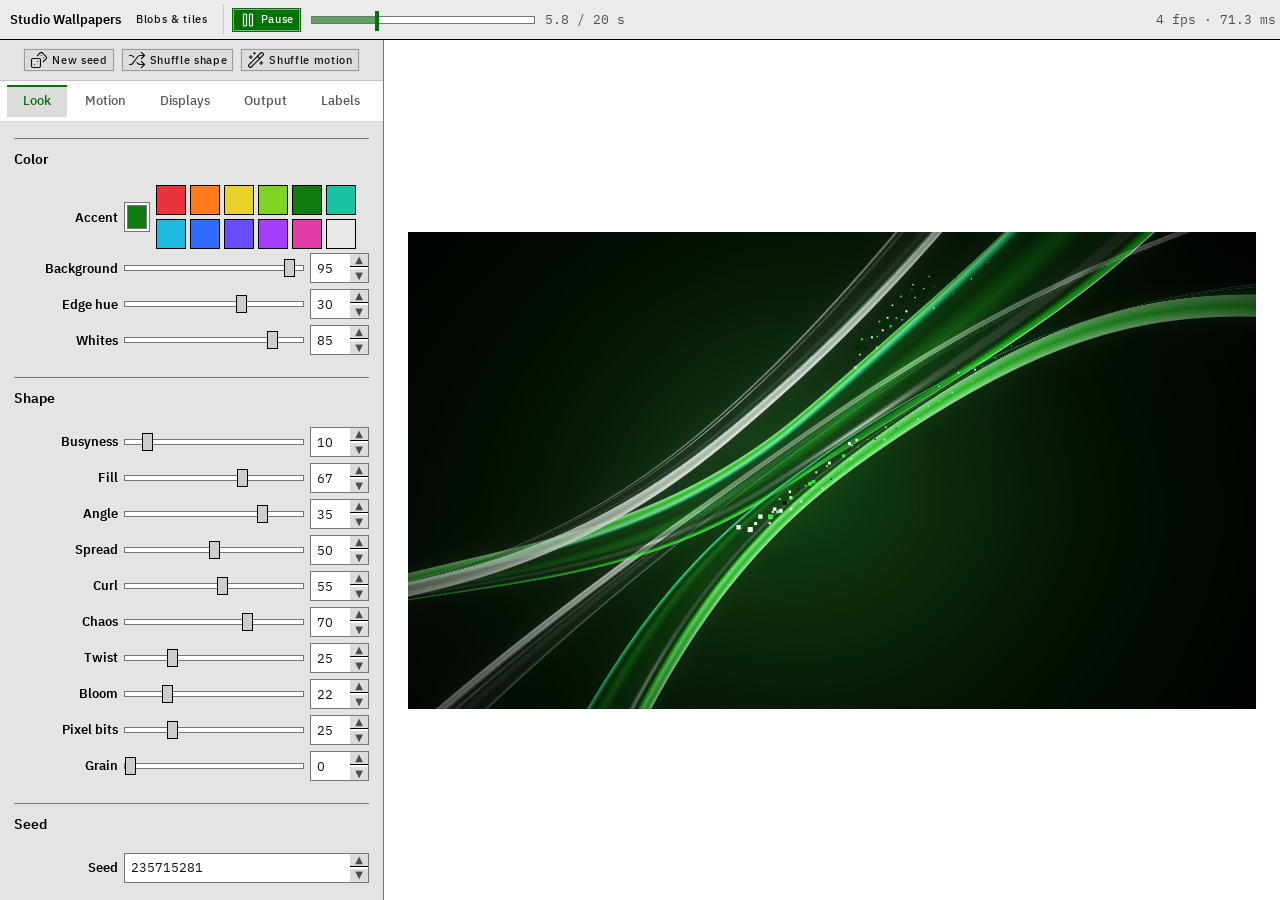
<file: index.html>
<!doctype html>
<html lang="en">
<head>
<meta charset="utf-8">
<meta name="viewport" content="width=device-width, initial-scale=1">
<meta name="color-scheme" content="light dark">
<title>Studio Wallpapers</title>
<link href="patchbay/fonts/plex.css" rel="stylesheet">
<link href="patchbay/css/bootstrap.min.css" rel="stylesheet">
<link href="patchbay/css/patchbay.tokens.css" rel="stylesheet">
<link href="patchbay/css/patchbay.css" rel="stylesheet">
<link href="overlay.css?v=5" rel="stylesheet">
<style>
  /* Patchbay 2.3.0 is vendored in patchbay/ (see patchbay/VERSION). This block is layout only, plus
     the UI face: Segoe UI by its installed names, falling back to Patchbay's Plex. */
  @font-face { font-family: "Studio Segoe"; font-weight: 400; src: local("Segoe UI"), local("SegoeUI"); }
  @font-face { font-family: "Studio Segoe"; font-weight: 600 700; src: local("Segoe UI Semibold"), local("SegoeUI-Semibold"), local("Segoe UI Bold"), local("SegoeUI-Bold"); }
  /* Bundled variable Open Sans for labels (fonts/OFL.txt): one file, every weight from 300 to 800. */
  @font-face { font-family: "Studio Open Sans"; src: url("fonts/OpenSans-Variable.ttf") format("truetype"); font-weight: 300 800; font-stretch: 75% 100%; font-display: block; }
  :root { --pb-font: "Studio Segoe", "Segoe UI", "IBM Plex Sans", system-ui, sans-serif; }
  /* UI accent follows the wallpaper accent (--accent, set from script). Lightness is clamped so
     accent text keeps contrast on Patchbay surfaces and with --pb-text-on-accent. */
  @supports (color: oklch(from red l c h)) {
    :root {
      --accent: #107c10;
      --pb-accent: light-dark(oklch(from var(--accent) min(l, 0.48) c h), oklch(from var(--accent) max(l, 0.74) c h));
      --pb-accent-hover: light-dark(oklch(from var(--pb-accent) calc(l - 0.07) c h), oklch(from var(--pb-accent) calc(l + 0.07) c h));
      --pb-accent-wash: color-mix(in srgb, var(--pb-accent) 13%, transparent);
    }
  }
  html, body { height: 100%; margin: 0; }
  .app { display: grid; grid-template-columns: minmax(0, 1fr); grid-template-rows: auto 1fr; height: 100%; }
  .app-body { display: grid; grid-template-columns: 24rem 1fr; min-height: 0; }
  .app-side { display: flex; flex-direction: column; min-height: 0; border-right: var(--pb-border-w) solid var(--pb-edge); }
  .app-side > .pb-tabs { flex: none; justify-content: safe center; }
  .app-panels { flex: 1 1 auto; min-height: 0; overflow-y: auto; }
  .app-panel { gap: var(--pb-space-8); padding: var(--pb-space-7) var(--pb-space-6) var(--pb-space-9); }
  .app-panel.active { display: grid; } /* Patchbay hides inactive panels; only the shown one is a grid */
  .app-panel .pb-form { --pb-label-w: 6.5rem; }
  .app-panel .pb-note { margin: 0; }
  .app-stage { position: relative; display: grid; place-items: center; min-width: 0; min-height: 0; padding: var(--pb-space-9); overflow: hidden; background: var(--pb-surface-sunken); }
  #stage { position: relative; max-width: 100%; max-height: 100%; }
  #stage > canvas { display: block; }
  #labels { position: absolute; left: 0; top: 0; pointer-events: none; }
  .bezel { position: absolute; top: 0; bottom: 0; background: var(--pb-surface-sunken); }
  .bezel--h { top: auto; bottom: auto; left: 0; right: 0; }
  .app-hint { position: absolute; left: var(--pb-space-7); bottom: var(--pb-space-4); }
  /* iOS: without this a vertical drag that starts on a slider turns into a pan, and the preview stops redrawing until release. */
  .pb-range { touch-action: none; }
  .app-scrub { width: 14rem; margin-inline: var(--pb-space-4); --p: 0%; }
  /* Playhead: elapsed part of the loop filled in accent, thin bar thumb. --p is set from script. */
  .app-scrub::-webkit-slider-runnable-track { height: 0.5rem; border-color: var(--pb-edge); background: linear-gradient(to right, var(--pb-accent-muted) var(--p), var(--pb-surface-sunken) var(--p)); }
  .app-scrub::-moz-range-track { height: 0.5rem; border-color: var(--pb-edge); background: linear-gradient(to right, var(--pb-accent-muted) var(--p), var(--pb-surface-sunken) var(--p)); }
  .app-scrub::-webkit-slider-thumb { width: 0.25rem; height: 1.25rem; margin-top: -0.375rem; background: var(--pb-accent); border: 0; }
  .app-scrub::-moz-range-thumb { width: 0.25rem; height: 1.25rem; background: var(--pb-accent); border: 0; }
  .app-clock, .app-meter { white-space: nowrap; }
  .app-clock { min-width: 6.5rem; }
  .app-swatches { display: flex; flex-wrap: wrap; gap: var(--pb-space-2); }
  .app-swatch { width: var(--pb-control-h); height: var(--pb-control-h); padding: 0; border: var(--pb-border-w) solid var(--pb-edge-hard); cursor: pointer; }
  .app-links { display: grid; gap: var(--pb-space-3); }
  .app-link { display: grid; grid-template-columns: 1fr auto; gap: var(--pb-space-3); align-items: center; }
  .app-link .pb-input { grid-column: 1 / -1; }
  /* Patchbay 2.3.0 bug: the positioned input paints over the wrapper's ::before, hiding the down arrow. Drop once fixed upstream. */
  .pb-number-wrap::before, .pb-number-wrap::after { z-index: 1; }
  .app-actions { flex: none; justify-content: center; padding: var(--pb-space-4) var(--pb-space-6); border-bottom: var(--pb-border-w) solid var(--pb-edge-soft); }
  /* Phones: preview on top at a fixed share of the screen, settings scroll below it. */
  @media (max-width: 768px) {
    body { min-width: 0; } /* Patchbay's --pb-page-min-w floor is 680px */
    .app { height: 100dvh; }
    .app > .pb-toolbar { flex-wrap: wrap; }
    .app > .pb-toolbar > .pb-toolbar__sep, .app > .pb-toolbar > .pb-toolbar__spacer { display: none; }
    .app > .pb-toolbar > .pb-toolbar__title { flex: 1 1 auto; padding-left: var(--pb-space-2); }
    /* Zero-height item that breaks the line: title above, playback below. */
    .app > .pb-toolbar::after { content: ""; flex: 1 0 100%; order: 2; }
    .app > .pb-toolbar > #play, .app > .pb-toolbar > .app-scrub, .app > .pb-toolbar > .app-clock, .app > .pb-toolbar > .app-meter { order: 3; }
    .app > .pb-toolbar > .app-scrub { flex: 1 1 0; width: auto; min-width: 0; }
    .app > .pb-toolbar > .app-clock { min-width: 0; }
    .app > .pb-toolbar > .app-meter { display: none; }
    .app-body { grid-template-columns: minmax(0, 1fr); grid-template-rows: min(38svh, 60vw) minmax(0, 1fr); }
    .app-stage { grid-row: 1; padding: var(--pb-space-5); }
    .app-side { grid-row: 2; border-right: 0; border-top: var(--pb-border-w) solid var(--pb-edge); }
    .app-panel { padding: var(--pb-space-7) var(--pb-space-5) var(--pb-space-10); }
  }
  body.kiosk { background: #000; cursor: none; overflow: hidden; }
  body.kiosk .app { display: none; }
  #kioskCanvas, #kioskLabels { position: fixed; inset: 0; width: 100vw; height: 100vh; display: block; }
  #kioskHint { position: fixed; left: var(--pb-space-7); bottom: var(--pb-space-7); transition: opacity 1s; }
  body.kiosk #fpsMeter { position: fixed; right: var(--pb-space-6); top: var(--pb-space-4); z-index: var(--pb-z-tooltip); }
</style>
</head>
<body>
<div class="app">
  <div class="pb-toolbar" role="toolbar" aria-label="Studio Wallpapers">
    <span class="pb-toolbar__title">Studio Wallpapers</span>
    <a class="pb-btn pb-btn--sm pb-btn--ghost" href="ambient.html">Blobs &amp; tiles</a>
    <div class="pb-toolbar__sep"></div>
    <button class="pb-btn pb-btn--sm" id="play" title="Space or P" aria-pressed="true"><svg class="pb-icon" viewBox="0 0 24 24" aria-hidden="true"><use href="patchbay/icons/lucide.svg#pause"/></svg><span>Pause</span></button>
    <input type="range" class="pb-range app-scrub" id="scrub" min="0" max="1000" value="0" aria-label="Position in loop">
    <span class="pb-text-muted pb-num app-clock" id="clock">0.0 / 20 s</span>
    <span class="pb-toolbar__spacer"></span>
    <span class="pb-text-muted pb-num app-meter" id="fpsMeter" title="Browser frame rate · render time per frame"></span>
  </div>

  <div class="app-body">
    <aside class="app-side">
      <div class="pb-row pb-row--wrap app-actions" role="group" aria-label="Randomize">
      <button class="pb-btn pb-btn--sm" id="reseed" title="N"><svg class="pb-icon" viewBox="0 0 24 24" aria-hidden="true"><use href="patchbay/icons/lucide.svg#dices"/></svg>New seed</button>
      <button class="pb-btn pb-btn--sm" id="shuffle" title="S"><svg class="pb-icon" viewBox="0 0 24 24" aria-hidden="true"><use href="patchbay/icons/lucide.svg#shuffle"/></svg>Shuffle shape</button>
      <button class="pb-btn pb-btn--sm" id="shuffleMotion" title="M"><svg class="pb-icon" viewBox="0 0 24 24" aria-hidden="true"><use href="patchbay/icons/lucide.svg#wand-sparkles"/></svg>Shuffle motion</button>
      </div>
      <div class="pb-tabs" role="tablist" aria-label="Settings">
        <button class="pb-tab" role="tab" id="tab-look" aria-selected="true" aria-controls="panel-look">Look</button>
        <button class="pb-tab" role="tab" id="tab-motion" aria-selected="false" aria-controls="panel-motion" tabindex="-1">Motion</button>
        <button class="pb-tab" role="tab" id="tab-displays" aria-selected="false" aria-controls="panel-displays" tabindex="-1">Displays</button>
        <button class="pb-tab" role="tab" id="tab-output" aria-selected="false" aria-controls="panel-output" tabindex="-1">Output</button>
        <button class="pb-tab" role="tab" id="tab-labels" aria-selected="false" aria-controls="panel-labels" tabindex="-1">Labels</button>
      </div>
      <div class="app-panels pb-scroll">

      <div class="pb-tabpanel active app-panel" role="tabpanel" id="panel-look" aria-labelledby="tab-look">
        <section class="pb-section">
          <h2 class="pb-section__title">Color</h2>
          <div class="pb-form">
            <label class="pb-form__label" for="accent">Accent</label>
            <div class="pb-form__field pb-row"><input type="color" class="pb-input" id="accent" value="#107c10"><div class="app-swatches" id="swatches" role="group" aria-label="Accent presets"></div></div>
            <label class="pb-form__label" for="bgGlow">Background</label>
            <div class="pb-form__field pb-row"><input type="range" class="pb-range pb-grow" id="bgGlow" min="0" max="100" value="95"><output></output></div>
            <label class="pb-form__label" for="shift">Edge hue</label>
            <div class="pb-form__field pb-row"><input type="range" class="pb-range pb-grow" id="shift" min="-90" max="90" value="30"><output></output></div>
            <label class="pb-form__label" for="whites">Whites</label>
            <div class="pb-form__field pb-row"><input type="range" class="pb-range pb-grow" id="whites" min="0" max="100" value="85"><output></output></div>
          </div>
        </section>
        <section class="pb-section">
          <h2 class="pb-section__title">Shape</h2>
          <div class="pb-form">
            <label class="pb-form__label" for="busy">Busyness</label>
            <div class="pb-form__field pb-row"><input type="range" class="pb-range pb-grow" id="busy" min="0" max="100" value="10"><output></output></div>
            <label class="pb-form__label" for="fill">Fill</label>
            <div class="pb-form__field pb-row"><input type="range" class="pb-range pb-grow" id="fill" min="0" max="100" value="67"><output></output></div>
            <label class="pb-form__label" for="angle">Angle</label>
            <div class="pb-form__field pb-row"><input type="range" class="pb-range pb-grow" id="angle" min="-60" max="60" value="35"><output></output></div>
            <label class="pb-form__label" for="spread">Spread</label>
            <div class="pb-form__field pb-row"><input type="range" class="pb-range pb-grow" id="spread" min="0" max="100" value="50"><output></output></div>
            <label class="pb-form__label" for="curl">Curl</label>
            <div class="pb-form__field pb-row"><input type="range" class="pb-range pb-grow" id="curl" min="0" max="100" value="55"><output></output></div>
            <label class="pb-form__label" for="chaos">Chaos</label>
            <div class="pb-form__field pb-row"><input type="range" class="pb-range pb-grow" id="chaos" min="0" max="100" value="70"><output></output></div>
            <label class="pb-form__label" for="twist">Twist</label>
            <div class="pb-form__field pb-row"><input type="range" class="pb-range pb-grow" id="twist" min="0" max="100" value="25"><output></output></div>
            <label class="pb-form__label" for="glow">Bloom</label>
            <div class="pb-form__field pb-row"><input type="range" class="pb-range pb-grow" id="glow" min="0" max="100" value="22"><output></output></div>
            <label class="pb-form__label" for="bits">Pixel bits</label>
            <div class="pb-form__field pb-row"><input type="range" class="pb-range pb-grow" id="bits" min="0" max="100" value="25"><output></output></div>
            <label class="pb-form__label" for="grain">Grain</label>
            <div class="pb-form__field pb-row"><input type="range" class="pb-range pb-grow" id="grain" min="0" max="100" value="0"><output></output></div>
          </div>
        </section>
        <section class="pb-section">
          <h2 class="pb-section__title">Seed</h2>
          <div class="pb-form">
            <label class="pb-form__label" for="seed">Seed</label>
            <div class="pb-form__field"><span class="pb-number-wrap"><input type="number" class="pb-input" id="seed" min="0" max="999999999"></span></div>
          </div>
          <p class="pb-note">Space or P plays or pauses, N picks a new seed, S shuffles the shape and M shuffles the motion. The URL keeps every setting.</p>
        </section>
      </div>

      <div class="pb-tabpanel app-panel" role="tabpanel" id="panel-motion" aria-labelledby="tab-motion">
        <section class="pb-section">
          <h2 class="pb-section__title">Loop</h2>
          <div class="pb-form">
            <label class="pb-form__label" for="loop">Loop (s)</label>
            <div class="pb-form__field pb-row"><input type="range" class="pb-range pb-grow" id="loop" min="2" max="120" value="20"><output></output></div>
            <label class="pb-form__label" for="speed">Speed</label>
            <div class="pb-form__field pb-row"><input type="range" class="pb-range pb-grow" id="speed" min="0.25" max="6" step="0.25" value="1"><output></output></div>
          </div>
          <p class="pb-note" id="loopNote">Speed, Roll, Shimmer and Bits flow are cycles per loop. Everything repeats exactly, so the loop plays forever without a jump.</p>
        </section>
        <section class="pb-section">
          <h2 class="pb-section__title">Swipe</h2>
          <div class="pb-form">
            <label class="pb-form__label" for="swipe">Direction</label>
            <div class="pb-form__field"><span class="pb-select-wrap"><select class="pb-select" id="swipe">
              <option value="off">Off</option><option value="ltr">Left to right</option><option value="rtl">Right to left</option><option value="alt">Alternate</option><option value="random">Random</option>
            </select></span></div>
            <label class="pb-form__label" for="swipeLen">Length</label>
            <div class="pb-form__field pb-row"><input type="range" class="pb-range pb-grow" id="swipeLen" min="20" max="150" value="70"><output></output></div>
          </div>
        </section>
        <section class="pb-section">
          <h2 class="pb-section__title">Movement</h2>
          <div class="pb-form">
            <label class="pb-form__label" for="flow">Flow</label>
            <div class="pb-form__field pb-row"><input type="range" class="pb-range pb-grow" id="flow" min="0" max="100" value="25"><output></output></div>
            <label class="pb-form__label" for="drift">Drift</label>
            <div class="pb-form__field pb-row"><input type="range" class="pb-range pb-grow" id="drift" min="0" max="100" value="30"><output></output></div>
            <label class="pb-form__label" for="breathe">Breathe</label>
            <div class="pb-form__field pb-row"><input type="range" class="pb-range pb-grow" id="breathe" min="0" max="100" value="15"><output></output></div>
            <label class="pb-form__label" for="wander">Wander</label>
            <div class="pb-form__field pb-row"><input type="range" class="pb-range pb-grow" id="wander" min="0" max="100" value="15"><output></output></div>
            <label class="pb-form__label" for="roll">Roll</label>
            <div class="pb-form__field pb-row"><input type="range" class="pb-range pb-grow" id="roll" min="-4" max="4" step="0.25" value="1"><output></output></div>
            <label class="pb-form__label" for="bitsFlow">Bits flow</label>
            <div class="pb-form__field pb-row"><input type="range" class="pb-range pb-grow" id="bitsFlow" min="-4" max="4" step="0.25" value="1"><output></output></div>
          </div>
        </section>
        <section class="pb-section">
          <h2 class="pb-section__title">Shimmer</h2>
          <div class="pb-form">
            <label class="pb-form__label" for="sheen">Speed</label>
            <div class="pb-form__field pb-row"><input type="range" class="pb-range pb-grow" id="sheen" min="0" max="6" step="0.25" value="1"><output></output></div>
            <label class="pb-form__label" for="sheenDir">Direction</label>
            <div class="pb-form__field"><span class="pb-select-wrap"><select class="pb-select" id="sheenDir">
              <option value="ltr">Left to right</option><option value="rtl">Right to left</option><option value="swipe">Follow swipe</option><option value="random">Random</option>
            </select></span></div>
          </div>
        </section>
      </div>

      <div class="pb-tabpanel app-panel" role="tabpanel" id="panel-displays" aria-labelledby="tab-displays">
        <section class="pb-section">
          <h2 class="pb-section__title">Screens</h2>
          <div class="pb-form">
            <label class="pb-form__label" for="res">Resolution</label>
            <div class="pb-form__field"><span class="pb-select-wrap"><select class="pb-select" id="res">
              <option value="1920x1080">1920 × 1080</option>
              <option value="2560x1440">2560 × 1440</option>
              <option value="3840x2160" selected>3840 × 2160 (4K)</option>
              <option value="3440x1440">3440 × 1440 (ultrawide)</option>
              <option value="5120x1440">5120 × 1440 (super ultrawide)</option>
              <option value="2880x1800">2880 × 1800 (laptop)</option>
              <option value="1080x1920">1080 × 1920 (portrait)</option>
              <option value="custom">Custom…</option>
            </select></span></div>
            <span class="pb-form__label" id="customLabel" hidden>Size</span>
            <div class="pb-form__field pb-row" id="customRes" role="group" aria-labelledby="customLabel" hidden>
              <span class="pb-number-wrap pb-w-sm"><input type="number" class="pb-input" id="w" min="320" max="16384" value="3840" aria-label="Width"></span>
              <span class="pb-text-muted">×</span>
              <span class="pb-number-wrap pb-w-sm"><input type="number" class="pb-input" id="h" min="320" max="16384" value="2160" aria-label="Height"></span>
            </div>
            <label class="pb-form__label" for="cols">Columns</label>
            <div class="pb-form__field pb-row"><input type="range" class="pb-range pb-grow" id="cols" min="1" max="6" value="1"><output></output></div>
            <label class="pb-form__label" for="rows">Rows</label>
            <div class="pb-form__field pb-row"><input type="range" class="pb-range pb-grow" id="rows" min="1" max="4" value="1"><output></output></div>
            <label class="pb-form__label" for="gap">Bezel gap</label>
            <div class="pb-form__field pb-row"><input type="range" class="pb-range pb-grow" id="gap" min="0" max="200" value="40"><output></output></div>
          </div>
          <p class="pb-note">Bezel gap is the physical border between screens, in pixels. The art runs behind it, so ribbons line up across screens.</p>
          <p class="pb-note pb-text-num" id="exportInfo"></p>
        </section>
      </div>

      <div class="pb-tabpanel app-panel" role="tabpanel" id="panel-output" aria-labelledby="tab-output">
        <section class="pb-section">
          <h2 class="pb-section__title">Stills</h2>
          <p class="pb-note">Taken at the scrubber position.</p>
          <div class="pb-row pb-row--wrap">
            <button class="pb-btn" id="exportSpan"><svg class="pb-icon" viewBox="0 0 24 24" aria-hidden="true"><use href="patchbay/icons/lucide.svg#image"/></svg>Span PNG</button>
            <button class="pb-btn" id="exportEach"><svg class="pb-icon" viewBox="0 0 24 24" aria-hidden="true"><use href="patchbay/icons/lucide.svg#monitor"/></svg>PNG per monitor</button>
          </div>
        </section>
        <section class="pb-section">
          <h2 class="pb-section__title">Video loop</h2>
          <div class="pb-form">
            <label class="pb-form__label" for="codec">Codec</label>
            <div class="pb-form__field"><span class="pb-select-wrap"><select class="pb-select" id="codec"><option value="hevc" selected>HEVC (H.265)</option><option value="avc">H.264</option></select></span></div>
            <label class="pb-form__label" for="fps">Frame rate</label>
            <div class="pb-form__field"><span class="pb-select-wrap"><select class="pb-select" id="fps"><option>24</option><option>25</option><option selected>30</option><option>50</option><option>60</option></select></span></div>
            <label class="pb-form__label" for="vbr">Bitrate</label>
            <div class="pb-form__field"><span class="pb-select-wrap"><select class="pb-select" id="vbr"><option value="12">12 Mbps</option><option value="25" selected>25 Mbps</option><option value="50">50 Mbps</option><option value="80">80 Mbps</option></select></span></div>
          </div>
          <div class="pb-row pb-row--wrap">
            <button class="pb-btn" id="videoEach"><svg class="pb-icon" viewBox="0 0 24 24" aria-hidden="true"><use href="patchbay/icons/lucide.svg#film"/></svg>MP4 per monitor</button>
            <button class="pb-btn" id="videoSpan"><svg class="pb-icon" viewBox="0 0 24 24" aria-hidden="true"><use href="patchbay/icons/lucide.svg#film"/></svg>Span MP4</button>
            <button class="pb-btn pb-btn--outline" id="videoCancel" hidden>Cancel</button>
          </div>
          <div class="pb-progress" id="videoProgress" role="progressbar" aria-label="Video export" aria-valuemin="0" aria-valuemax="100" aria-valuenow="0" hidden><div class="pb-progress__bar" style="width: 0%"></div></div>
          <p class="pb-note" id="videoInfo" aria-live="polite"></p>
        </section>
        <section class="pb-section">
          <h2 class="pb-section__title">Kiosk</h2>
          <p class="pb-note">Open one link per display PC. Each plays its own screen of the wall, in step with the others by the system clock. Text labels travel in the link; images don't.</p>
          <p class="pb-note pb-note--warn" id="kioskWarn" hidden></p>
          <div class="app-links" id="kioskLinks"></div>
        </section>
      </div>

      <div class="pb-tabpanel app-panel" role="tabpanel" id="panel-labels" aria-labelledby="tab-labels">
        <section class="pb-section" id="overlayPanel">
          <h2 class="pb-section__title">Screen labels</h2>
        </section>
      </div>

      </div>
    </aside>

    <main class="app-stage">
      <div id="stage"><canvas id="labels"></canvas></div>
    </main>
  </div>
</div>

<script src="gl.js?v=6"></script>
<script src="mp4.js?v=5"></script>
<script src="overlay.js?v=6"></script>
<script>
"use strict";

// Accent presets in hue order, then neutral. #107c10 is the default accent.
const PALETTES = ["#e8333a", "#ff7a1a", "#e6d22a", "#7fd321", "#107c10", "#19c2a0", "#1fb8e0", "#2f6bff", "#6a4cff", "#a63dff", "#e23ca8", "#e8e8e8"];
const $ = (id) => document.getElementById(id);
const SHAPE_IDS = ["cols", "rows", "gap", "accent", "bgGlow", "whites", "busy", "fill", "angle", "spread", "curl", "chaos", "twist", "shift", "glow", "bits", "grain", "seed"];
const MOTION_IDS = ["loop", "speed", "swipe", "swipeLen", "flow", "drift", "breathe", "wander", "roll", "sheen", "sheenDir", "bitsFlow", "fps", "vbr", "codec"];
const ctrlIds = [...SHAPE_IDS, ...MOTION_IDS];
const TEXT_IDS = new Set(["accent", "swipe", "sheenDir", "codec"]);
const TAU = Math.PI * 2;

// ---------- helpers ----------

function mulberry32(a) {
  return function () {
    a |= 0; a = (a + 0x6d2b79f5) | 0;
    let t = Math.imul(a ^ (a >>> 15), 1 | a);
    t = (t + Math.imul(t ^ (t >>> 7), 61 | t)) ^ t;
    return ((t ^ (t >>> 14)) >>> 0) / 4294967296;
  };
}

function hexToHsl(hex) {
  const n = parseInt(hex.slice(1), 16);
  const r = (n >> 16 & 255) / 255, g = (n >> 8 & 255) / 255, b = (n & 255) / 255;
  const max = Math.max(r, g, b), min = Math.min(r, g, b), l = (max + min) / 2;
  let h = 0, s = 0;
  if (max !== min) {
    const d = max - min;
    s = l > 0.5 ? d / (2 - max - min) : d / (max + min);
    h = max === r ? (g - b) / d + (g < b ? 6 : 0) : max === g ? (b - r) / d + 2 : (r - g) / d + 4;
    h *= 60;
  }
  return [h, s * 100, l * 100];
}

// CSS hsl() semantics: hue wraps, s and l clamp to 0–100.
function hsl(h, s, l) {
  h = ((h % 360) + 360) % 360; s = clamp(s, 0, 100) / 100; l = clamp(l, 0, 100) / 100;
  const k = (n) => (n + h / 30) % 12, a = s * Math.min(l, 1 - l);
  const f = (n) => l - a * Math.max(-1, Math.min(k(n) - 3, 9 - k(n), 1));
  return [f(0), f(8), f(4)];
}
const hexRgb = (hex) => { const n = parseInt(hex.slice(1), 16); return [(n >> 16 & 255) / 255, (n >> 8 & 255) / 255, (n & 255) / 255]; };

const lerp = (a, b, t) => a + (b - a) * t;
const clamp = (v, a, b) => Math.min(b, Math.max(a, v));
const smooth = (x) => x * x * (3 - 2 * x);
const smoothstep = (a, b, x) => smooth(clamp((x - a) / (b - a), 0, 1));
const frac = (x) => x - Math.floor(x);
// |x| with the corner at 0 rounded off; true |x| puts a visible kink in the ribbon edge.
const sabs = (x, k = 0.25) => (Math.sqrt(x * x + k * k) - k) / (Math.sqrt(1 + k * k) - k);

// ---------- settings ----------

function readSettings() {
  const [rw, rh] = $("res").value === "custom" ? [+$("w").value, +$("h").value] : $("res").value.split("x").map(Number);
  const p = { w: clamp(rw || 1920, 320, 16384), h: clamp(rh || 1080, 320, 16384), res: $("res").value };
  for (const id of ctrlIds) p[id] = TEXT_IDS.has(id) ? $(id).value : +$(id).value;
  // Quarter-cycle rates repeat after up to 4 loops; the real loop is the shortest length on which
  // every motion completes whole cycles, so it still plays forever without a jump.
  const rates = [p.speed, p.roll, p.sheen, p.bitsFlow];
  p.mul = [1, 2, 3, 4].find((m) => rates.every((r) => Math.abs(r * m - Math.round(r * m)) < 1e-6)) || 4;
  p.period = p.loop * p.mul;
  return p;
}

function layout(p) {
  const cols = p.cols, rows = p.rows, gap = p.gap, screens = [];
  for (let r = 0; r < rows; r++)
    for (let c = 0; c < cols; c++) screens.push({ x: c * (p.w + gap), y: r * (p.h + gap), w: p.w, h: p.h, col: c, row: r });
  return { W: cols * p.w + (cols - 1) * gap, H: rows * p.h + (rows - 1) * gap, cols, rows, screens };
}

// ---------- the generator ----------
// Sizes are in wall pixels (the whole span incl. bezels) relative to H, so every output size draws the
// same picture. A frame is a pure function of (settings, t mod loop): shape randoms come from the seed,
// motion randoms from a second stream, so adding motion never changes a seed's still.

function palette(p, white) {
  const [hue, S] = hexToHsl(p.accent), h2 = hue + p.shift;
  if (white) return {
    cRimHot: hsl(hue, 10, 96), cRim: hsl(hue, 12, 80),
    cCore075: hsl(hue, 8, 7.5), cCore1: hsl(hue, 8, 10), cCore09: hsl(hue, 8, 9), cCore13: hsl(hue, 8, 13),
    cSheen: hsl(hue, 10, 42), cRefract: hsl(h2, S * 0.6, 55), cRefractHot: hsl(h2, S * 0.5, 75),
    cSpec: [1, 1, 1], cRefl: [245 / 255, 248 / 255, 250 / 255], cWall: hsl(hue, 10, 70),
  };
  return {
    cRimHot: hsl(hue, S, 80), cRim: hsl(hue, S * 1.1, 52),
    cCore075: hsl(hue, S, 9), cCore1: hsl(hue, S, 12), cCore09: hsl(hue, S, 10.8), cCore13: hsl(hue, S, 15.6),
    cSheen: hsl(hue, S, 40), cRefract: hsl(h2, S, 48), cRefractHot: hsl(h2, S, 70),
    cSpec: [1, 1, 248 / 255], cRefl: hsl(hue, S * 0.3, 92), cWall: hsl(hue, S, 45),
  };
}

// Fade along the ribbon, so ends dissolve into the dark instead of stopping at the frame.
const envelope = (fadeA, fadeB, u) => (u < 0.5 ? lerp(fadeA, 1, smooth(u * 2)) : lerp(1, fadeB, smooth(u * 2 - 1)));

// px: device pixels per wall pixel for the output this frame is drawn at.
function buildFrame(p, W, H, px, t) {
  const rnd = mulberry32(p.seed), mrnd = mulberry32((p.seed ^ 0x5bd1e995) >>> 0);
  const r = (a = 0, b = 1) => lerp(a, b, rnd());
  const gauss = () => (rnd() + rnd() + rnd() - 1.5) / 1.5;
  const busy = p.busy / 100, spread = p.spread / 100, curl = p.curl / 100, chaos = p.chaos / 100, whites = p.whites / 100, twist = p.twist / 100;
  // tau runs 0..mul over one real loop; every rate times mul is a whole number of cycles.
  const tau = (((t % p.period) + p.period) % p.period) / p.loop, kb = p.speed;
  const drift = p.drift / 100, breathe = p.breathe / 100, flow = p.flow / 100, wander = p.wander / 100;
  const swLen = p.swipeLen / 100, swSoft = 0.12;
  const wave = (k, ph) => Math.sin(TAU * k * tau + ph);

  const ang = (p.angle * Math.PI) / 180;
  // Wide spans flatten the slope and add ribbons, so the swoosh crosses every screen.
  const aspect = Math.max(1, W / H / (16 / 9));
  const dl = Math.hypot(Math.cos(ang) * aspect, Math.sin(ang));
  const d = [(Math.cos(ang) * aspect) / dl, -Math.sin(ang) / dl];
  const nrm = [-d[1], d[0]];
  const focal = [W * r(0.4, 0.6), H * r(0.45, 0.6)];
  const L = Math.hypot(W, H) * 0.75;

  const count = Math.round(lerp(3, 10, busy) * Math.sqrt(aspect));
  // Shared shape values keep neighbors parallel; Chaos adds per-ribbon jitter on top.
  const sideBias = [r(-0.5, 0.5), r(-0.5, 0.5)];
  const cross = rnd() < 0.65 ? -1 : 1; // -1 flips the fan through the focal point, so the ribbons cross there
  const bowDir = r(-1, 1);
  const kShared = r(1.6, 2.6);
  const fanW = lerp(0.12, 1.1, spread);
  // Segments about 4 device px long; the shader interpolates the cross-section, so this only sets edge smoothness.
  const N = Math.round(clamp((2 * L * px) / 4, 160, 4000));
  const fill = p.fill / 100;
  const hair = Math.max(H * 0.0011, 1 / px), specExtent = hair / 2 + 1 / px;
  const aaPad = 1.5 / px; // strip overhang past each edge, for the shader's edge fade
  const ribbons = [];

  for (let i = 0; i < count; i++) {
    const fan = count > 1 ? (i / (count - 1)) * 2 - 1 : 0;
    const jit = () => gauss() * chaos;
    let offF = (fan * 0.16 * fanW + jit() * 0.08) * H;
    let offL = (sideBias[0] + fan * fanW + jit() * 0.5) * H;
    let offR = (sideBias[1] + cross * fan * fanW + jit() * 0.5) * H;
    const k = Math.max(1.6, kShared + jit() * 0.6); // below ~1.5 |t|^k has a visible corner at the crossing
    let bow = (bowDir * 0.8 + jit() * 0.5) * H * lerp(0.02, 0.4, curl);
    const curlAmp = curl * chaos * H * r(-0.3, 0.3);
    const curlFreq = r(0.6, 1.6), curlPh = r(0, Math.PI * 2);
    const wide = rnd() < 0.3;
    let wmax = H * (wide ? r(0.22, 0.4) : r(0.08, 0.18));
    const grow = rnd() < 0.5 ? 1 : -1;
    const ge = r(0.5, 1.4);
    const pinch = r(0.45, 0.8);
    const tw = { freq: lerp(0, 1.1, twist) * r(0.6, 1.2), ph: r(0, Math.PI * 2) };
    const refl = [r(0.8, 2.4), r(0, Math.PI * 2)];
    const white = rnd() < whites * 0.3;
    const fadeA = r(0, 0.4), fadeB = r(0, 0.4), layer = r(0, 1);

    // Motion. All periodic in tau with whole-number cycles, so t = loop lands exactly on t = 0.
    const mp = Array.from({ length: 8 }, () => mrnd() * TAU);
    const wm = 1 + Math.floor(mrnd() * 3), wk = lerp(1.5, 3.5, mrnd()), fk = lerp(1.2, 2.6, mrnd());
    const swOff = mrnd(), coin = mrnd(), coin2 = mrnd();
    const dir = p.swipe === "rtl" ? -1 : p.swipe === "alt" ? (i % 2 ? -1 : 1) : p.swipe === "random" ? (coin < 0.5 ? -1 : 1) : 1;
    offL += drift * H * 0.12 * wave(kb, mp[0]);
    offR += drift * H * 0.12 * wave(kb, mp[1]);
    offF += drift * H * 0.05 * wave(kb, mp[2]);
    bow *= 1 + drift * 0.35 * wave(kb, mp[3]);
    wmax *= 1 + breathe * 0.35 * wave(kb, mp[4]);
    const rollPh = TAU * p.roll * tau;
    // Positive phase moves the reflection toward lower u, which is right to left on screen.
    const sheenDir = p.sheenDir === "rtl" ? 1 : p.sheenDir === "swipe" ? -dir : p.sheenDir === "random" ? (coin2 < 0.5 ? 1 : -1) : -1;
    refl[1] += TAU * p.sheen * tau * sheenDir;
    // Swipe window [head - len, head] travels along the ribbon; it wraps only while fully off the ribbon.
    const head = p.swipe === "off" ? 0 : -swSoft + (1 + swLen + 2 * swSoft) * frac(kb * tau + swOff);

    const center = new Array(N + 1), width = new Float32Array(N + 1), phase = new Float32Array(N + 1);
    const edgeF = new Float32Array(N + 1), env = new Float32Array(N + 1);
    for (let j = 0; j <= N; j++) {
      const tt = (j / N) * 2 - 1, u01 = j / N;
      const side = tt < 0 ? offL : offR;
      let perp = offF + side * Math.pow(Math.abs(tt), k) + bow * (1 - tt * tt) + curlAmp * Math.sin(Math.PI * tt * curlFreq + curlPh) * (1 - tt * tt * 0.5);
      perp += wander * H * 0.09 * Math.sin(TAU * wm * kb * tau + mp[5] + wk * tt);
      perp += flow * H * 0.06 * Math.sin(fk * Math.PI * tt - TAU * kb * tau * dir + mp[6]) * (1 - 0.3 * tt * tt);
      const along = tt * L;
      center[j] = [focal[0] + d[0] * along + nrm[0] * perp, focal[1] + d[1] * along + nrm[1] * perp];
      const u = grow > 0 ? (tt + 1) / 2 : (1 - tt) / 2;
      const ph = Math.PI * tw.freq * tt + tw.ph + rollPh;
      phase[j] = ph;
      // Seen at angle ph, a strip of face width wf and thickness T spans wf|cos| + T|sin|; the T part is
      // its side wall, drawn as a lit edge so a twist reads as a turn and not a pinch.
      const wf = wmax * (0.35 + 0.65 * Math.pow(u, ge)) * (pinch + (1 - pinch) * Math.pow(tt * tt + 0.004, 0.35));
      const sn = Math.sin(ph), T = wf * 0.18, wall = T * Math.sign(sn) * sabs(sn);
      const vis = wf * sabs(Math.cos(ph)) + Math.abs(wall);
      width[j] = vis;
      edgeF[j] = wall / vis;
      let sw = 1;
      if (p.swipe !== "off") {
        const uu = dir > 0 ? u01 : 1 - u01;
        sw = smoothstep(head - swLen - swSoft, head - swLen, uu) * (1 - smoothstep(head, head + swSoft, uu));
      }
      env[j] = envelope(fadeA, fadeB, u01) * sw;
    }

    // Strip: top/bottom vertex pairs. Specular: thin strips along whichever wall faces the light.
    const strip = new Float32Array((N + 1) * 14);
    const specTop = new Float32Array((N + 1) * 8), specBot = new Float32Array((N + 1) * 8);
    let anySpec = false;
    for (let j = 0; j <= N; j++) {
      const a = center[Math.max(0, j - 1)], b = center[Math.min(N, j + 1)];
      let tx = b[0] - a[0], ty = b[1] - a[1];
      const m = Math.hypot(tx, ty) || 1; tx /= m; ty /= m;
      const nx = -ty, ny = tx, hw = width[j] / 2, c = center[j];
      const top = [c[0] + nx * hw, c[1] + ny * hw], bot = [c[0] - nx * hw, c[1] - ny * hw];
      const ph = phase[j], u = j / N, ho = hw + aaPad, a0 = aaPad / Math.max(width[j], 1e-3);
      strip.set([c[0] + nx * ho, c[1] + ny * ho, -a0, u, ph, edgeF[j], env[j], c[0] - nx * ho, c[1] - ny * ho, 1 + a0, u, ph, edgeF[j], env[j]], j * 14);
      const cs = Math.cos(ph);
      const s = env[j] * Math.pow(Math.abs(cs), 3) * (0.35 + 0.65 * Math.max(0, Math.sin(ph + 0.8)));
      const sT = cs >= 0 ? s : 0, sB = cs < 0 ? s : 0;
      if (s > 0.02) anySpec = true;
      specTop.set([top[0] - nx * specExtent, top[1] - ny * specExtent, -1, sT, top[0] + nx * specExtent, top[1] + ny * specExtent, 1, sT], j * 8);
      specBot.set([bot[0] - nx * specExtent, bot[1] - ny * specExtent, -1, sB, bot[0] + nx * specExtent, bot[1] + ny * specExtent, 1, sB], j * 8);
    }

    ribbons.push({
      strip, spec: anySpec ? [specTop, specBot] : null, pal: palette(p, white),
      body: lerp(0.35, 0.9, fill) * (wide ? 0.75 : 1), refl, layer, center, env, dir,
    });
  }
  ribbons.sort((a, b) => a.layer - b.layer);

  // Pixel bits ride along their host ribbon and wrap where the ribbon runs off the wall.
  const [hue, S] = hexToHsl(p.accent);
  const tones = [hsl(hue, S, 55), [244 / 255, 244 / 255, 244 / 255], hsl(hue, S, 75), [0, 0, 0]];
  const trailCount = Math.round(Math.pow(p.bits / 100, 1.4) * 60);
  const quads = [];
  for (let i = 0; i < trailCount && ribbons.length; i++) {
    const host = ribbons[Math.floor(rnd() * ribbons.length)];
    const start = r(0.05, 0.85), len = r(0.06, 0.16), side = rnd() < 0.5 ? 1 : -1;
    const n = Math.round(r(8, 30)), size0 = H * r(0.004, 0.011);
    for (let s = 0; s < n; s++) {
      if (rnd() < 0.15) continue;
      const sq = { t: start + (s / n) * len, size: size0 * lerp(1, 0.35, s / n) * r(0.6, 1.2), off: side * H * r(0.06, 0.1), tone: rnd() };
      const u = frac(sq.t + p.bitsFlow * tau * host.dir);
      const c = host.center, idx = Math.min(c.length - 2, Math.floor(u * (c.length - 1)));
      const a = c[idx], b = c[idx + 1];
      const m = Math.hypot(b[0] - a[0], b[1] - a[1]) || 1;
      const x = a[0] - ((b[1] - a[1]) / m) * sq.off, y = a[1] + ((b[0] - a[0]) / m) * sq.off;
      let alpha = smoothstep(0, 0.04, u) * (1 - smoothstep(0.96, 1, u));
      if (p.swipe !== "off") alpha *= Math.min(1, host.env[idx] * 2);
      if (alpha < 0.01) continue;
      const col = tones[sq.tone < 0.4 ? 0 : sq.tone < 0.7 ? 1 : sq.tone < 0.85 ? 2 : 3];
      const h2 = sq.size / 2, e = h2 + aaPad, k = e / h2, cr = col[0] * alpha, cg = col[1] * alpha, cb = col[2] * alpha;
      const v = (sx, sy) => quads.push(x + sx * e, y + sy * e, sx * k, sy * k, cr, cg, cb, alpha);
      v(-1, -1); v(1, -1); v(1, 1);
      v(-1, -1); v(1, 1); v(-1, 1);
    }
  }

  return {
    W, H, focal, ribbons, bits: new Float32Array(quads), specExtent, hair,
    bg: [hsl(hue, S * 0.8, 16), hsl(hue, S * 0.8, 7), hsl(hue, S * 0.8, 2)], bgK: p.bgGlow / 100,
    glow: p.glow / 100, grain: p.grain / 100,
  };
}

// ---------- rendering ----------

const R = window.StudioGL && StudioGL.create();
if (!R) document.body.insertAdjacentHTML("afterbegin", '<p style="position:fixed;top:8px;left:316px;color:#f88;z-index:9">WebGL 2 is not available in this browser, so nothing can render.</p>');

// The GL canvas is shown and encoded directly. Copying it into a 2D canvas every frame made the CPU wait
// on the GPU each time (about 24 ms per 1080p frame), so labels go on a separate static layer instead.

// One output tile per wall view: view is a wall-pixel rect, dx/dy/w/h place it in the output.
const tile = (view, dx, dy, w, h) => ({ view, dx, dy, w, h });

function renderTiles(p, lay, t, tiles, ow, oh, ov) {
  const frame = buildFrame(p, lay.W, lay.H, tiles[0].w / tiles[0].view[2], t);
  R.render(frame, tiles, ow, oh, ov);
}

// Labels for the given tiles, drawn once into a transparent canvas the size of the output.
function drawLabels(ctx, lay, tiles) {
  ctx.setTransform(1, 0, 0, 1, 0, 0);
  ctx.clearRect(0, 0, ctx.canvas.width, ctx.canvas.height);
  if (!window.StudioOverlay) return;
  for (const tl of tiles) {
    const kx = tl.w / tl.view[2], ky = tl.h / tl.view[3];
    ctx.save();
    ctx.beginPath(); ctx.rect(tl.dx, tl.dy, tl.w, tl.h); ctx.clip();
    ctx.setTransform(kx, 0, 0, ky, tl.dx - tl.view[0] * kx, tl.dy - tl.view[1] * ky);
    StudioOverlay.draw(ctx, lay.screens);
    ctx.restore();
  }
}

function labelTexture(lay, tiles, ow, oh) {
  const st = window.StudioOverlay?.getState();
  if (!st || !(st.text.on || st.image.on)) return null;
  const c = document.createElement("canvas");
  c.width = ow; c.height = oh;
  drawLabels(c.getContext("2d"), lay, tiles);
  return R.overlay(c);
}

// ---------- preview + playback ----------

const stage = $("stage"), labels = $("labels"), lctx = labels.getContext("2d");
// Hidden copy of the preview for the label editor's screen 1 thumbnail. Refreshed only when settings
// change, since each refresh is one of the slow GPU-to-2D copies.
const thumb = document.createElement("canvas"), tctx = thumb.getContext("2d");
if (R) { R.canvas.id = "preview"; stage.prepend(R.canvas); }
const clock = { playing: true, t: 0, last: performance.now() };
let queued = false, current = null, busyExporting = false, labelsDirty = true, thumbDirty = true;

function layoutPreview() {
  const p = readSettings(), lay = layout(p);
  const box = stage.parentElement.getBoundingClientRect(), cs = getComputedStyle(stage.parentElement);
  const padX = parseFloat(cs.paddingLeft) + parseFloat(cs.paddingRight), padY = parseFloat(cs.paddingTop) + parseFloat(cs.paddingBottom);
  const fit = Math.max(0.001, Math.min((box.width - padX) / lay.W, (box.height - padY) / lay.H));
  const cssW = lay.W * fit, cssH = lay.H * fit, dpr = window.devicePixelRatio || 1;
  const pw = Math.max(1, Math.round(cssW * dpr)), ph = Math.max(1, Math.round(cssH * dpr));
  for (const c of [labels, thumb]) if (c.width !== pw || c.height !== ph) { c.width = pw; c.height = ph; }
  for (const c of [labels, R && R.canvas]) if (c) { c.style.width = cssW + "px"; c.style.height = cssH + "px"; }
  stage.style.width = cssW + "px";

  stage.querySelectorAll(".bezel").forEach((el) => el.remove());
  const bw = Math.max(2, p.gap * fit) + "px";
  for (let c = 1; c < p.cols; c++) {
    const el = document.createElement("div");
    el.className = "bezel";
    el.style.left = (c * (p.w + p.gap) - p.gap) * fit + "px";
    el.style.width = bw;
    stage.appendChild(el);
  }
  for (let r = 1; r < p.rows; r++) {
    const el = document.createElement("div");
    el.className = "bezel bezel--h";
    el.style.top = (r * (p.h + p.gap) - p.gap) * fit + "px";
    el.style.height = bw;
    stage.appendChild(el);
  }

  const n = lay.screens.length, mp = ((p.w * p.h * n) / 1e6).toFixed(1);
  $("exportInfo").textContent = `${p.cols}×${p.rows} grid of ${p.w}×${p.h} · span ${p.w * p.cols}×${p.h * p.rows} (${mp} MP)`;
  syncNumbers();
  document.documentElement.style.setProperty("--accent", p.accent);
  history.replaceState(null, "", "#" + hashOf(p));
  current = { p, lay, pw, ph };
  labelsDirty = thumbDirty = true;
  clock.t = clock.t % p.period;
  $("loopNote").textContent = p.mul > 1
    ? `These rates need ${p.mul} passes of the ${p.loop} s loop to line up, so it repeats every ${p.period} s. Video exports are ${p.period} s long.`
    : "Speed, Roll, Shimmer and Bits flow are cycles per loop. Everything repeats exactly, so the loop plays forever without a jump.";
  updateKioskLinks();
}

// Browser frame rate (time between animation frames) and our own render cost per frame.
const meter = { last: 0, dt: 0, ms: 0, shown: 0 };
function meterFrame(now, renderMs) {
  if (meter.last) meter.dt = meter.dt ? lerp(meter.dt, now - meter.last, 0.1) : now - meter.last;
  meter.last = now;
  meter.ms = meter.ms ? lerp(meter.ms, renderMs, 0.1) : renderMs;
  if (now - meter.shown > 250 && meter.dt) {
    meter.shown = now;
    $("fpsMeter").textContent = `${Math.round(1000 / meter.dt)} fps · ${meter.ms.toFixed(1)} ms`;
  }
}

function drawPreview() {
  queued = false;
  if (!R || !current || busyExporting) return;
  const { p, lay, pw, ph } = current, tiles = [tile([0, 0, lay.W, lay.H], 0, 0, pw, ph)];
  const r0 = performance.now();
  renderTiles(p, lay, clock.t, tiles, pw, ph, null);
  if (thumbDirty) {
    // Must copy in the same task as the GL draw, before the browser clears the drawing buffer.
    tctx.setTransform(1, 0, 0, 1, 0, 0);
    tctx.drawImage(R.canvas, 0, 0, pw, ph);
    tctx.setTransform(pw / lay.W, 0, 0, ph / lay.H, 0, 0);
    window.StudioOverlay?.draw(tctx, lay.screens);
    thumbDirty = false;
  }
  if (labelsDirty) { drawLabels(lctx, lay, tiles); labelsDirty = false; }
  if (clock.playing) meterFrame(r0, performance.now() - r0);
  else { meter.last = 0; $("fpsMeter").textContent = `paused · ${(performance.now() - r0).toFixed(1)} ms`; }
  const L = current.p.period;
  if (document.activeElement !== $("scrub")) $("scrub").value = Math.round((clock.t / L) * 1000);
  $("scrub").style.setProperty("--p", $("scrub").value / 10 + "%");
  $("clock").textContent = `${clock.t.toFixed(1)} / ${L} s`;
}

function schedule() { if (!queued) { queued = true; requestAnimationFrame(drawPreview); } }
function settingsChanged() { layoutPreview(); schedule(); }
// Motion-only values that readSettings derives; keep them out of shared links.
const hashOf = (p) => new URLSearchParams(Object.entries(p).filter(([k]) => k !== "mul" && k !== "period")).toString();

function tick(now) {
  if (clock.playing && current && !busyExporting) {
    clock.t = (clock.t + (now - clock.last) / 1000) % current.p.period;
    drawPreview();
  }
  clock.last = now;
  requestAnimationFrame(tick);
}

function setPlaying(on) {
  clock.playing = on;
  clock.last = performance.now();
  $("play").setAttribute("aria-pressed", on);
  $("play").querySelector("use").setAttribute("href", `patchbay/icons/lucide.svg#${on ? "pause" : "play"}`);
  $("play").querySelector("span").textContent = on ? "Pause" : "Play";
  schedule();
}

// Each slider's <output> becomes a typable field. data-scale shows 0–1 sliders in percent.
const scaleOf = (r) => +(r.dataset.scale || 1);
function showNumber(n) {
  const k = scaleOf(n._range);
  n.value = +(+n._range.value * k).toFixed(k === 100 ? 1 : 2);
}
function syncNumbers() {
  document.querySelectorAll("input.num").forEach((n) => { if (document.activeElement !== n) showNumber(n); });
}
// Wheel over a slider steps it. A wheel that arrives mid-scroll keeps scrolling, so passing over a slider doesn't grab it.
function wheelRanges() {
  let lastScroll = 0, acc = 0, accFor = null;
  addEventListener("scroll", () => { lastScroll = performance.now(); }, { capture: true, passive: true });
  addEventListener("wheel", (e) => {
    const r = e.target.closest?.("input[type=range]");
    if (!r || r.disabled || performance.now() - lastScroll < 300) return;
    e.preventDefault();
    if (accFor !== r) { acc = 0; accFor = r; }
    const px = e.deltaMode === 1 ? 40 : e.deltaMode === 2 ? 800 : 1;
    acc += (Math.abs(e.deltaY) >= Math.abs(e.deltaX) ? -e.deltaY : e.deltaX) * px;
    const units = Math.trunc(acc / 25); // one step per 25 px of wheel
    if (!units) return;
    acc -= units * 25;
    // At least 1% of the range per unit, so the 0–1000 scrubber isn't sluggish.
    const step = +r.step || 1, unit = Math.max(step, Math.round((r.max - r.min) / 100 / step) * step);
    const next = clamp(+r.value + units * unit, +r.min, +r.max);
    if (next === +r.value) return;
    r.value = next;
    r.dispatchEvent(new Event("input", { bubbles: true }));
    r.dispatchEvent(new Event("change", { bubbles: true }));
  }, { passive: false });
}
function numberFields(root) {
  root.querySelectorAll("input[type=range]").forEach((r) => {
    const out = r.nextElementSibling;
    if (!out || out.tagName !== "OUTPUT") return;
    const k = scaleOf(r), n = document.createElement("input"), wrap = document.createElement("span");
    wrap.className = "pb-number-wrap pb-w-sm";
    wrap.append(n);
    n.type = "number"; n.className = "pb-input num";
    n.min = r.min * k; n.max = r.max * k; n.step = (+r.step || 1) * k;
    const name = r.getAttribute("aria-label") || (r.id && document.querySelector(`label[for="${r.id}"]`)?.textContent.trim()) || "Value";
    n.setAttribute("aria-label", name + (k === 100 ? " (%)" : ""));
    n._range = r;
    n.addEventListener("input", () => {
      if (n.value === "" || !isFinite(+n.value)) return;
      r.value = clamp(+n.value / k, +r.min, +r.max);
      r.dispatchEvent(new Event("input", { bubbles: true }));
    });
    // On Enter or blur, snap the field to what the slider accepted (clamped and stepped).
    n.addEventListener("change", () => showNumber(n));
    n.addEventListener("keydown", (e) => { if (e.key === "Enter") showNumber(n); });
    r.addEventListener("input", () => { if (document.activeElement !== n) showNumber(n); });
    out.replaceWith(wrap);
    showNumber(n);
  });
}

// ---------- stills ----------

function download(blob, name) {
  const a = document.createElement("a");
  a.href = URL.createObjectURL(blob);
  a.download = name;
  a.click();
  setTimeout(() => URL.revokeObjectURL(a.href), 2000);
}
const toBlob = (canvas) => new Promise((r) => canvas.toBlob(r, "image/png"));

// Renders tiles with labels baked in, then copies once into a 2D canvas for PNG encoding.
function stillCanvas(p, lay, t, tiles, ow, oh) {
  const ov = labelTexture(lay, tiles, ow, oh);
  renderTiles(p, lay, t, tiles, ow, oh, ov);
  const c = document.createElement("canvas");
  c.width = ow; c.height = oh;
  c.getContext("2d").drawImage(R.canvas, 0, 0);
  ov?.free();
  return c;
}

async function exportPNG(each) {
  const p = readSettings(), lay = layout(p), t = clock.t;
  await window.StudioOverlay?.fontReady?.();
  busyExporting = true;
  const btns = [$("exportSpan"), $("exportEach")];
  btns.forEach((b) => (b.disabled = true));
  $("exportInfo").textContent = "Rendering…";
  await new Promise((r) => setTimeout(r, 30));
  try {
    const base = `studio-${p.seed}-${p.w}x${p.h}`;
    if (each || lay.screens.length === 1) {
      for (const s of lay.screens) {
        const c = stillCanvas(p, lay, t, [tile([s.x, s.y, s.w, s.h], 0, 0, s.w, s.h)], s.w, s.h);
        download(await toBlob(c), lay.screens.length > 1 ? `${base}-r${s.row + 1}c${s.col + 1}.png` : `${base}.png`);
      }
    } else {
      // Span file for OS "span" mode: screens butted together, bezel strips cut out.
      const tiles = lay.screens.map((s) => tile([s.x, s.y, s.w, s.h], s.col * p.w, s.row * p.h, s.w, s.h));
      download(await toBlob(stillCanvas(p, lay, t, tiles, p.w * p.cols, p.h * p.rows)), `${base}-${p.cols}x${p.rows}.png`);
    }
  } finally {
    busyExporting = false;
    btns.forEach((b) => (b.disabled = false));
    layoutPreview(); schedule();
  }
}

// ---------- video loop ----------

let videoAbort = null;
function setBar(f) {
  const bar = $("videoProgress"), pct = Math.round(f * 100);
  bar.setAttribute("aria-valuenow", pct);
  bar.firstElementChild.style.width = pct + "%";
}
const CODEC_NAME = { hevc: "HEVC", avc: "H.264" };

// Marks each codec option with whether this browser can encode one screen at the current size.
async function probeCodecs() {
  if (!isSecureContext || !window.StudioMP4?.supported) return;
  const p = readSettings();
  for (const opt of $("codec").options) {
    const ok = await StudioMP4.pick(opt.value, even(p.w), even(p.h), p.fps, p.vbr * 1e6);
    opt.textContent = (opt.value === "hevc" ? "HEVC (H.265)" : "H.264") + (ok ? "" : " (not available here)");
  }
}
const even = (n) => n - (n % 2);

async function exportVideo(span) {
  const p = readSettings(), lay = layout(p);
  const fps = p.fps, frames = Math.round(p.period * fps), bitrate = p.vbr * 1e6;
  const info = $("videoInfo"), bar = $("videoProgress");
  if (!window.StudioMP4 || !StudioMP4.supported) { info.textContent = "This browser has no WebCodecs video encoder. Use Chrome or Edge."; return; }
  // Each job is one output file: a screen, or the whole span with bezels cut out.
  // Encoders need even sizes; an odd screen is drawn one pixel smaller rather than padded.
  const jobs = span
    ? [{ name: `${p.cols}x${p.rows}`, w: even(p.w * p.cols), h: even(p.h * p.rows), tiles: lay.screens.map((s) => tile([s.x, s.y, s.w, s.h], s.col * p.w, s.row * p.h, s.w, s.h)) }]
    : lay.screens.map((s) => ({ name: lay.screens.length > 1 ? `r${s.row + 1}c${s.col + 1}` : "", w: even(s.w), h: even(s.h), tiles: [tile([s.x, s.y, s.w, s.h], 0, 0, even(s.w), even(s.h))] }));

  busyExporting = true;
  videoAbort = new AbortController();
  await window.StudioOverlay?.fontReady?.();
  for (const b of ["videoEach", "videoSpan", "exportSpan", "exportEach"]) $(b).disabled = true;
  $("videoCancel").hidden = false; bar.hidden = false; setBar(0);
  try {
    // Pick every encoder first so a refusal stops the export before any work.
    const notes = [];
    for (const job of jobs) {
      job.config = await StudioMP4.pick(p.codec, job.w, job.h, fps, bitrate);
      if (!job.config) {
        // Fall back to the other codec before giving up; say so, since file sizes and players differ.
        const other = p.codec === "hevc" ? "avc" : "hevc";
        job.config = await StudioMP4.pick(other, job.w, job.h, fps, bitrate);
        if (job.config) notes.push(`${CODEC_NAME[p.codec]} refused ${job.w}×${job.h}, so ${job.name || "the file"} is ${CODEC_NAME[other]}.`);
      }
      if (!job.config) {
        info.textContent = `Neither HEVC nor H.264 encoding is available here at ${job.w}×${job.h}, ${fps} fps, ${p.vbr} Mbps.` +
          (span ? " Try MP4 per monitor." : " Try a lower frame rate or bitrate, or a smaller resolution.");
        return;
      }
    }
    // Several encoders at once: each runs slower than the GPU renders, so screens encode in parallel.
    // Each job's render and frame capture happen in one synchronous step, so sharing the GL canvas is safe.
    const parallel = Math.min(3, jobs.length), done = new Array(jobs.length).fill(0), t0 = performance.now();
    const progress = () => {
      const f = done.reduce((s, v) => s + v, 0) / jobs.length;
      setBar(f);
      const left = f > 0 ? ((performance.now() - t0) / f) * (1 - f) / 1000 : 0;
      info.textContent = `Encoding ${jobs.length} file${jobs.length > 1 ? "s" : ""}, ${parallel} at a time: ${Math.round(f * 100)}% · about ${Math.ceil(left)} s left · ${jobs[0].config.codec}`;
    };
    let next = 0;
    const worker = async () => {
      while (next < jobs.length) {
        const ji = next++, job = jobs[ji];
        const ov = labelTexture(lay, job.tiles, job.w, job.h);
        try {
          const blob = await StudioMP4.encode({
            config: job.config, fps, frames, signal: videoAbort.signal,
            // Frame i is at t = i / fps; t = period is never encoded, it is frame 0 again.
            // The encoder reads the GL canvas straight after this returns, in the same task.
            renderFrame(i) {
              renderTiles(p, lay, i / fps, job.tiles, job.w, job.h, ov);
              return R.canvas;
            },
            onProgress(f) { done[ji] = f; progress(); },
          });
          download(blob, `studio-${p.seed}-${p.period}s-${fps}fps${job.name ? "-" + job.name : ""}.mp4`);
          job.size = blob.size;
        } finally { ov?.free(); }
      }
    };
    await Promise.all(Array.from({ length: parallel }, worker));
    const mb = (jobs.reduce((s, j) => s + j.size, 0) / 1e6).toFixed(1), secs = ((performance.now() - t0) / 1000).toFixed(1);
    info.textContent = `Saved ${jobs.length} file${jobs.length > 1 ? "s" : ""} (${mb} MB, ${frames} frames each, ${jobs[0].config.codec}) in ${secs} s. ${notes.join(" ")}`;
  } catch (e) {
    info.textContent = e.name === "AbortError" ? "Canceled." : `Export failed: ${e.message}`;
  } finally {
    busyExporting = false;
    videoAbort = null;
    for (const b of ["exportSpan", "exportEach"]) $(b).disabled = false;
    for (const b of ["videoEach", "videoSpan"]) $(b).disabled = !isSecureContext;
    $("videoCancel").hidden = true; bar.hidden = true;
    layoutPreview(); schedule();
  }
}

// ---------- kiosk ----------
// #…&kiosk=N plays screen N (reading order) full window. Time comes from the system clock, so every
// display PC on the wall is in the same place in the loop.

const b64 = (o) => btoa(unescape(encodeURIComponent(JSON.stringify(o)))).replace(/\+/g, "-").replace(/\//g, "_").replace(/=+$/, "");
const unb64 = (s) => JSON.parse(decodeURIComponent(escape(atob(s.replace(/-/g, "+").replace(/_/g, "/")))));

// On the server machine, localhost links would only work there; serve.py reports the network address.
let lanOrigin = null;
const onLocalhost = ["localhost", "127.0.0.1", "[::1]"].includes(location.hostname);
if (onLocalhost) fetch("/__lan").then((r) => r.json()).then((j) => { if (j.ip) { lanOrigin = `http://${j.ip}:${location.port}`; if (current) updateKioskLinks(); } }).catch(() => {});

function kioskUrl(i) {
  const q = new URLSearchParams(hashOf(readSettings()));
  q.set("kiosk", i + 1);
  const st = window.StudioOverlay?.getState();
  if (st && st.text.on) q.set("lbl", b64(st.text));
  return (lanOrigin || location.origin) + location.pathname + "#" + q.toString();
}

function updateKioskLinks() {
  const host = $("kioskLinks"), lay = current.lay;
  $("kioskWarn").hidden = !(onLocalhost && !lanOrigin);
  $("kioskWarn").textContent = "These links use localhost, which only works on this machine. Open this page by its network address, or start it with serve.py, to get links for other PCs.";
  host.replaceChildren(...lay.screens.map((s, i) => {
    const row = document.createElement("div");
    row.className = "app-link";
    const a = document.createElement("a");
    a.href = kioskUrl(i); a.target = "_blank"; a.rel = "noopener";
    a.textContent = `Screen ${i + 1} (row ${s.row + 1}, col ${s.col + 1})`;
    const b = document.createElement("button");
    b.className = "pb-btn pb-btn--sm";
    b.textContent = "Copy link";
    // The clipboard API needs a secure page; over plain http on the LAN, show the link selected instead.
    const field = document.createElement("input");
    field.readOnly = true; field.hidden = true; field.className = "pb-input";
    field.setAttribute("aria-label", `Kiosk link for screen ${i + 1}`);
    b.onclick = async () => {
      try { await navigator.clipboard.writeText(kioskUrl(i)); b.textContent = "Copied"; setTimeout(() => (b.textContent = "Copy link"), 1500); }
      catch { field.value = kioskUrl(i); field.hidden = false; field.focus(); field.select(); }
    };
    row.append(a, b, field);
    return row;
  }));
}

function runKiosk(index, params) {
  document.body.className = "kiosk";
  const cv = R.canvas, lab = document.createElement("canvas");
  cv.id = "kioskCanvas";
  lab.id = "kioskLabels";
  const hint = document.createElement("div");
  hint.id = "kioskHint";
  hint.className = "pb-text-muted";
  hint.textContent = "Double-click for full screen · F shows frame rate";
  // The meter sits in <main>, which kiosk hides; move it out. F or &meter=1 shows it (fps is the frame rate).
  const fpsEl = $("fpsMeter");
  document.body.append(cv, lab, hint, fpsEl);
  fpsEl.hidden = params.get("meter") !== "1";
  addEventListener("keydown", (e) => { if (e.key === "f" || e.key === "F") fpsEl.hidden = !fpsEl.hidden; });
  setTimeout(() => (hint.style.opacity = 0), 4000);
  addEventListener("dblclick", () => { document.fullscreenElement ? document.exitFullscreen() : document.documentElement.requestFullscreen?.(); });
  if (params.has("lbl")) { try { window.StudioOverlay?.useText(unb64(params.get("lbl")), readSettings().accent); } catch { /* bad link: no label */ } }
  window.StudioOverlay?.fontReady?.().then(() => { sized = ""; });
  const lctx2 = lab.getContext("2d");
  const p = readSettings(), lay = layout(p);
  let sized = "";
  const s = lay.screens[clamp(index - 1, 0, lay.screens.length - 1)];
  function frame() {
    const dpr = window.devicePixelRatio || 1;
    const w = Math.round(innerWidth * dpr), h = Math.round(innerHeight * dpr);
    // Cover: keep the screen's aspect and crop the window's extra, centered.
    const k = Math.max(w / s.w, h / s.h), vw = w / k, vh = h / k;
    const tiles = [tile([s.x + (s.w - vw) / 2, s.y + (s.h - vh) / 2, vw, vh], 0, 0, w, h)];
    if (sized !== w + "x" + h) { sized = w + "x" + h; lab.width = w; lab.height = h; drawLabels(lctx2, lay, tiles); }
    const r0 = performance.now();
    renderTiles(p, lay, (Date.now() / 1000) % p.period, tiles, w, h, null);
    meterFrame(r0, performance.now() - r0);
    requestAnimationFrame(frame);
  }
  requestAnimationFrame(frame);
}

// ---------- wiring ----------

function newSeed() { $("seed").value = Math.floor(Math.random() * 1e9); settingsChanged(); }

function shuffle() {
  for (const id of ["busy", "fill", "spread", "curl", "chaos", "twist", "glow", "whites", "bgGlow"]) $(id).value = Math.round(Math.random() * 100);
  $("angle").value = Math.round(Math.random() * 90 - 45);
  newSeed();
}

function shuffleMotion() {
  const pickInt = (a, b) => a + Math.floor(Math.random() * (b - a + 1));
  for (const id of ["flow", "drift", "breathe", "wander"]) $(id).value = pickInt(0, 70);
  $("swipeLen").value = pickInt(40, 130);
  const quarter = (a, b) => pickInt(a * 4, b * 4) / 4;
  $("speed").value = quarter(0.5, 2.5);
  for (const id of ["roll", "bitsFlow"]) $(id).value = quarter(-2, 2);
  $("sheen").value = quarter(0, 3);
  $("sheenDir").value = ["ltr", "rtl", "swipe", "random"][pickInt(0, 3)];
  $("swipe").value = ["off", "off", "ltr", "rtl", "alt", "random"][pickInt(0, 5)];
  settingsChanged();
}

PALETTES.forEach((hex) => {
  const b = document.createElement("button");
  b.className = "app-swatch"; b.style.background = hex; b.title = hex; b.setAttribute("aria-label", "Accent " + hex);
  b.onclick = () => { $("accent").value = hex; settingsChanged(); };
  $("swatches").appendChild(b);
});

const params = new URLSearchParams(location.hash.slice(1));
for (const [k, v] of params) {
  if (k === "res") $("res").value = v;
  else if ((k === "w" || k === "h" || ctrlIds.includes(k)) && $(k)) $(k).value = v;
}
if (!params.has("seed")) $("seed").value = Math.floor(Math.random() * 1e9);
function showCustom() { $("customRes").hidden = $("customLabel").hidden = $("res").value !== "custom"; }
showCustom();

// Tabs: click or arrow keys move the selection; only the selected tab is in the tab order.
function bindTabs() {
  const tabs = [...document.querySelectorAll('.app-side [role="tab"]')];
  const select = (t) => {
    for (const x of tabs) {
      const on = x === t;
      x.setAttribute("aria-selected", on);
      x.tabIndex = on ? 0 : -1;
      $(x.getAttribute("aria-controls")).classList.toggle("active", on);
    }
  };
  for (const t of tabs) {
    t.addEventListener("click", () => select(t));
    t.addEventListener("keydown", (e) => {
      const i = tabs.indexOf(t), n = e.key === "ArrowRight" ? 1 : e.key === "ArrowLeft" ? -1 : 0;
      if (!n) return;
      e.preventDefault();
      const next = tabs[(i + n + tabs.length) % tabs.length];
      select(next); next.focus();
    });
  }
}

if (params.has("kiosk") && R) {
  runKiosk(+params.get("kiosk") || 1, params);
} else {
  document.querySelectorAll("aside input, aside select").forEach((el) => {
    if (el.closest("#overlayPanel")) return;
    el.addEventListener("input", () => { showCustom(); settingsChanged(); });
  });
  bindTabs();
  $("scrub").addEventListener("input", () => {
    if (current) clock.t = ($("scrub").value / 1000) * current.p.period;
    setPlaying(false);
  });
  $("play").onclick = () => setPlaying(!clock.playing);
  $("reseed").onclick = newSeed;
  $("shuffle").onclick = shuffle;
  $("shuffleMotion").onclick = shuffleMotion;
  $("exportSpan").onclick = () => exportPNG(false);
  $("exportEach").onclick = () => exportPNG(true);
  $("videoEach").onclick = () => exportVideo(false);
  $("videoSpan").onclick = () => exportVideo(true);
  $("videoCancel").onclick = () => videoAbort?.abort();
  addEventListener("resize", settingsChanged);
  addEventListener("keydown", (e) => {
    if (e.target.matches("input[type=number], input[type=text], select")) return;
    // Space already presses a focused button or tab; don't also toggle playback.
    if (e.code === "Space" && e.target.matches("button, [role=tab], a")) return;
    if (e.code === "Space") { e.preventDefault(); setPlaying(!clock.playing); }
    if (e.key === "n" || e.key === "N") newSeed();
    if (e.key === "s" || e.key === "S") shuffle();
    if (e.key === "m" || e.key === "M") shuffleMotion();
    if (e.key === "p" || e.key === "P") setPlaying(!clock.playing);
  });
  window.StudioOverlay?.mount($("overlayPanel"), {
    onChange: () => { if (current) updateKioskLinks(); labelsDirty = true; schedule(); },
    getPreview: () => ({ canvas: thumb, settings: readSettings(), layout: layout(readSettings()) }),
  });
  numberFields(document.querySelector("aside"));
  wheelRanges();
  // WebCodecs exists only on secure pages: localhost or https, not a plain-http LAN address.
  if (!isSecureContext || !window.StudioMP4?.supported) {
    for (const b of ["videoEach", "videoSpan"]) $(b).disabled = true;
    $("videoInfo").textContent = !isSecureContext
      ? "Video export needs a secure page. Open this as http://localhost:8931 on the machine running serve.py, or serve it over https. Chrome and Edge can also allow this address under the flag unsafely-treat-insecure-origin-as-secure."
      : "This browser has no WebCodecs video encoder. Use Chrome or Edge.";
  }
  layoutPreview();
  drawPreview();
  requestAnimationFrame(tick);
  probeCodecs();
  for (const id of ["res", "w", "h", "fps", "vbr"]) $(id).addEventListener("change", probeCodecs);
  // Canvas text drawn before the web font finishes loading uses the fallback; redraw once it has.
  document.fonts?.ready.then(() => { labelsDirty = thumbDirty = true; schedule(); });
}
</script>
</body>
</html>
</file>
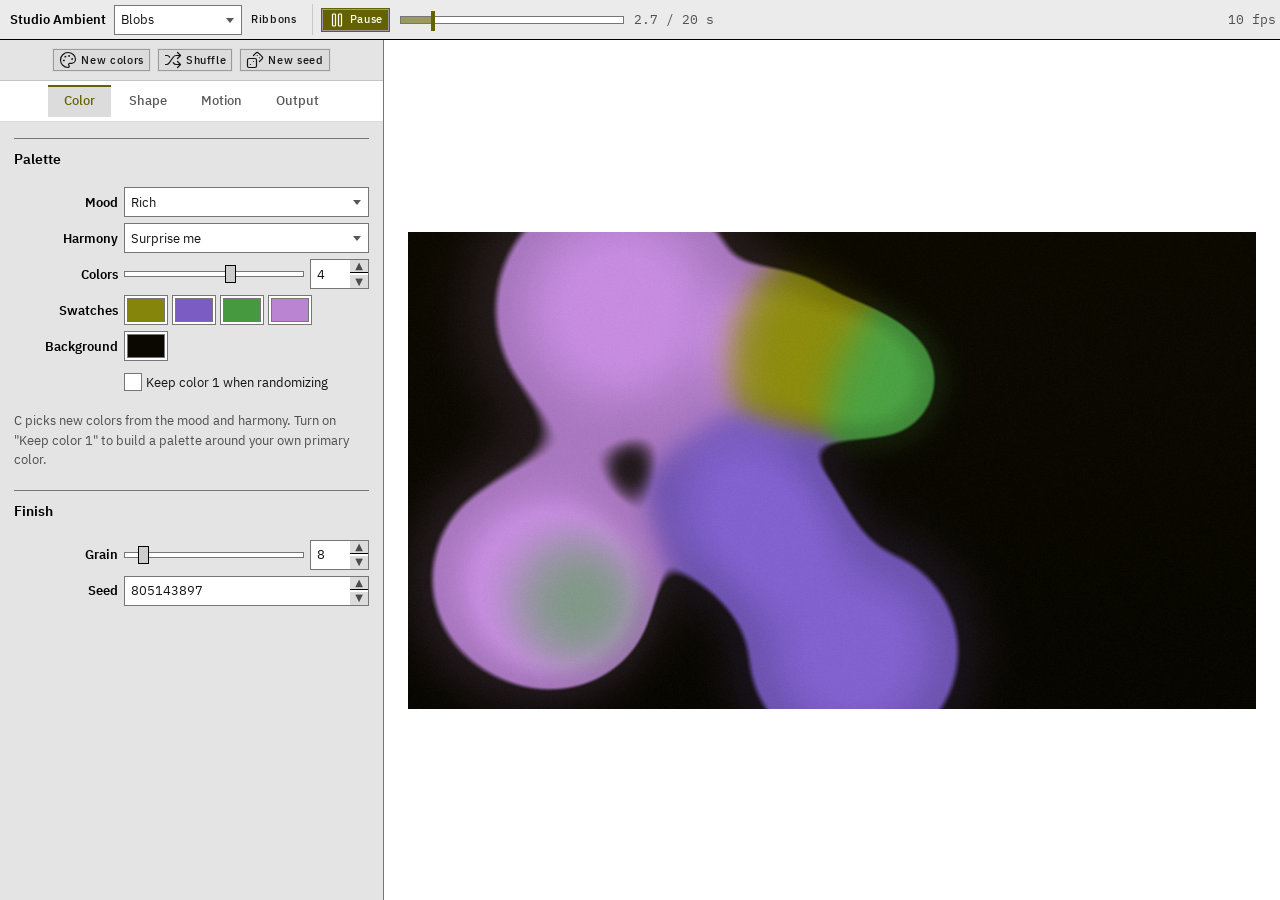
<file: ambient.html>
<!doctype html>
<html lang="en">
<head>
<meta charset="utf-8">
<meta name="viewport" content="width=device-width, initial-scale=1">
<meta name="color-scheme" content="light dark">
<title>Studio Ambient</title>
<link href="patchbay/fonts/plex.css" rel="stylesheet">
<link href="patchbay/css/bootstrap.min.css" rel="stylesheet">
<link href="patchbay/css/patchbay.tokens.css" rel="stylesheet">
<link href="patchbay/css/patchbay.css" rel="stylesheet">
<style>
  /* Same layout as index.html (Ribbons), trimmed. Patchbay is vendored in patchbay/. */
  @font-face { font-family: "Studio Segoe"; font-weight: 400; src: local("Segoe UI"), local("SegoeUI"); }
  @font-face { font-family: "Studio Segoe"; font-weight: 600 700; src: local("Segoe UI Semibold"), local("SegoeUI-Semibold"), local("Segoe UI Bold"), local("SegoeUI-Bold"); }
  :root { --pb-font: "Studio Segoe", "Segoe UI", "IBM Plex Sans", system-ui, sans-serif; }
  @supports (color: oklch(from red l c h)) {
    :root {
      --accent: #2f6bff;
      --pb-accent: light-dark(oklch(from var(--accent) min(l, 0.48) c h), oklch(from var(--accent) max(l, 0.74) c h));
      --pb-accent-hover: light-dark(oklch(from var(--pb-accent) calc(l - 0.07) c h), oklch(from var(--pb-accent) calc(l + 0.07) c h));
      --pb-accent-wash: color-mix(in srgb, var(--pb-accent) 13%, transparent);
    }
  }
  html, body { height: 100%; margin: 0; }
  .app { display: grid; grid-template-columns: minmax(0, 1fr); grid-template-rows: auto 1fr; height: 100%; }
  .app-body { display: grid; grid-template-columns: 24rem 1fr; min-height: 0; }
  .app-side { display: flex; flex-direction: column; min-height: 0; border-right: var(--pb-border-w) solid var(--pb-edge); }
  .app-side > .pb-tabs { flex: none; justify-content: safe center; }
  .app-panels { flex: 1 1 auto; min-height: 0; overflow-y: auto; }
  .app-panel { gap: var(--pb-space-8); padding: var(--pb-space-7) var(--pb-space-6) var(--pb-space-9); }
  .app-panel.active { display: grid; }
  .app-panel .pb-form { --pb-label-w: 6.5rem; }
  .app-panel .pb-note { margin: 0; }
  .app-stage { position: relative; display: grid; place-items: center; min-width: 0; min-height: 0; padding: var(--pb-space-9); overflow: hidden; background: var(--pb-surface-sunken); }
  #stage { position: relative; max-width: 100%; max-height: 100%; }
  #stage > canvas { display: block; }
  .pb-range { touch-action: none; }
  .app-scrub { width: 14rem; margin-inline: var(--pb-space-4); --p: 0%; }
  .app-scrub::-webkit-slider-runnable-track { height: 0.5rem; border-color: var(--pb-edge); background: linear-gradient(to right, var(--pb-accent-muted) var(--p), var(--pb-surface-sunken) var(--p)); }
  .app-scrub::-moz-range-track { height: 0.5rem; border-color: var(--pb-edge); background: linear-gradient(to right, var(--pb-accent-muted) var(--p), var(--pb-surface-sunken) var(--p)); }
  .app-scrub::-webkit-slider-thumb { width: 0.25rem; height: 1.25rem; margin-top: -0.375rem; background: var(--pb-accent); border: 0; }
  .app-scrub::-moz-range-thumb { width: 0.25rem; height: 1.25rem; background: var(--pb-accent); border: 0; }
  .app-clock, .app-meter { white-space: nowrap; }
  .app-clock { min-width: 6.5rem; }
  .app-colors { display: flex; flex-wrap: wrap; gap: var(--pb-space-2); }
  .app-colors input[type=color] { width: 2.75rem; padding: 2px; }
  .pb-number-wrap::before, .pb-number-wrap::after { z-index: 1; }
  .app-actions { flex: none; justify-content: center; padding: var(--pb-space-4) var(--pb-space-6); border-bottom: var(--pb-border-w) solid var(--pb-edge-soft); }
  .app-still { margin: 0; display: grid; gap: var(--pb-space-3); }
  .app-still img { max-width: 100%; max-height: 22rem; justify-self: start; border: var(--pb-border-w) solid var(--pb-edge); background: #fff; }
  [data-mode][hidden], [data-print][hidden], [hidden] { display: none !important; }
  @media (max-width: 768px) {
    body { min-width: 0; }
    .app { height: 100dvh; }
    .app > .pb-toolbar { flex-wrap: wrap; }
    .app > .pb-toolbar > .pb-toolbar__sep, .app > .pb-toolbar > .pb-toolbar__spacer { display: none; }
    .app > .pb-toolbar > .pb-toolbar__title { flex: 1 1 auto; padding-left: var(--pb-space-2); }
    .app > .pb-toolbar::after { content: ""; flex: 1 0 100%; order: 2; }
    .app > .pb-toolbar > #play, .app > .pb-toolbar > .app-scrub, .app > .pb-toolbar > .app-clock { order: 3; }
    .app > .pb-toolbar > .app-scrub { flex: 1 1 0; width: auto; min-width: 0; }
    .app > .pb-toolbar > .app-clock { min-width: 0; }
    .app > .pb-toolbar > .app-meter { display: none; }
    .app-body { grid-template-columns: minmax(0, 1fr); grid-template-rows: min(38svh, 60vw) minmax(0, 1fr); }
    .app-stage { grid-row: 1; padding: var(--pb-space-5); }
    .app-side { grid-row: 2; border-right: 0; border-top: var(--pb-border-w) solid var(--pb-edge); }
    .app-panel { padding: var(--pb-space-7) var(--pb-space-5) var(--pb-space-10); }
  }
  body.full { background: #000; overflow: hidden; cursor: none; }
  body.full .app { display: none; }
  body.full > canvas { position: fixed; inset: 0; width: 100vw !important; height: 100vh !important; display: block; }
</style>
</head>
<body>
<div class="app">
  <div class="pb-toolbar" role="toolbar" aria-label="Studio Ambient">
    <span class="pb-toolbar__title">Studio Ambient</span>
    <span class="pb-select-wrap" style="flex:none;width:8rem"><select class="pb-select" id="mode" aria-label="Style">
      <option value="blobs">Blobs</option><option value="tiles">Tiles</option>
    </select></span>
    <a class="pb-btn pb-btn--sm pb-btn--ghost" href="index.html">Ribbons</a>
    <div class="pb-toolbar__sep"></div>
    <button class="pb-btn pb-btn--sm" id="play" title="Space or P" aria-pressed="true"><svg class="pb-icon" viewBox="0 0 24 24" aria-hidden="true"><use href="patchbay/icons/lucide.svg#pause"/></svg><span>Pause</span></button>
    <input type="range" class="pb-range app-scrub" id="scrub" min="0" max="1000" value="0" aria-label="Position in loop">
    <span class="pb-text-muted pb-num app-clock" id="clock">0.0 / 20 s</span>
    <span class="pb-toolbar__spacer"></span>
    <span class="pb-text-muted pb-num app-meter" id="fpsMeter"></span>
  </div>

  <div class="app-body">
    <aside class="app-side">
      <div class="pb-row pb-row--wrap app-actions" role="group" aria-label="Randomize">
        <button class="pb-btn pb-btn--sm" id="newColors" title="C"><svg class="pb-icon" viewBox="0 0 24 24" aria-hidden="true"><use href="patchbay/icons/lucide.svg#palette"/></svg>New colors</button>
        <button class="pb-btn pb-btn--sm" id="shuffle" title="S"><svg class="pb-icon" viewBox="0 0 24 24" aria-hidden="true"><use href="patchbay/icons/lucide.svg#shuffle"/></svg>Shuffle</button>
        <button class="pb-btn pb-btn--sm" id="reseed" title="N"><svg class="pb-icon" viewBox="0 0 24 24" aria-hidden="true"><use href="patchbay/icons/lucide.svg#dices"/></svg>New seed</button>
      </div>
      <div class="pb-tabs" role="tablist" aria-label="Settings">
        <button class="pb-tab" role="tab" id="tab-color" aria-selected="true" aria-controls="panel-color">Color</button>
        <button class="pb-tab" role="tab" id="tab-shape" aria-selected="false" aria-controls="panel-shape" tabindex="-1">Shape</button>
        <button class="pb-tab" role="tab" id="tab-motion" aria-selected="false" aria-controls="panel-motion" tabindex="-1">Motion</button>
        <button class="pb-tab" role="tab" id="tab-output" aria-selected="false" aria-controls="panel-output" tabindex="-1">Output</button>
      </div>
      <div class="app-panels pb-scroll">

      <div class="pb-tabpanel active app-panel" role="tabpanel" id="panel-color" aria-labelledby="tab-color">
        <section class="pb-section">
          <h2 class="pb-section__title">Palette</h2>
          <div class="pb-form">
            <label class="pb-form__label" for="mood">Mood</label>
            <div class="pb-form__field"><span class="pb-select-wrap"><select class="pb-select" id="mood">
              <option value="rich">Rich</option><option value="neon">Neon</option><option value="pastel">Pastel</option><option value="muted">Muted</option><option value="deep">Deep</option>
            </select></span></div>
            <label class="pb-form__label" for="harmony">Harmony</label>
            <div class="pb-form__field"><span class="pb-select-wrap"><select class="pb-select" id="harmony">
              <option value="auto">Surprise me</option><option value="analogous">Analogous</option><option value="complementary">Complementary</option><option value="split">Split complementary</option><option value="triadic">Triadic</option><option value="tetradic">Tetradic</option><option value="mono">Monochrome</option>
            </select></span></div>
            <label class="pb-form__label" for="ncol">Colors</label>
            <div class="pb-form__field pb-row"><input type="range" class="pb-range pb-grow" id="ncol" min="1" max="6" value="4"><output></output></div>
            <span class="pb-form__label">Swatches</span>
            <div class="pb-form__field app-colors" id="colors">
              <input type="color" class="pb-input" id="c0" value="#2f6bff" aria-label="Color 1">
              <input type="color" class="pb-input" id="c1" value="#a63dff" aria-label="Color 2">
              <input type="color" class="pb-input" id="c2" value="#e23ca8" aria-label="Color 3">
              <input type="color" class="pb-input" id="c3" value="#19c2a0" aria-label="Color 4">
              <input type="color" class="pb-input" id="c4" value="#ff7a1a" aria-label="Color 5">
              <input type="color" class="pb-input" id="c5" value="#e6d22a" aria-label="Color 6">
            </div>
            <label class="pb-form__label" for="bg">Background</label>
            <div class="pb-form__field"><input type="color" class="pb-input" id="bg" value="#0b0f1e"></div>
            <span class="pb-form__label"></span>
            <label class="pb-form__field pb-check"><input type="checkbox" class="pb-check__input" id="lock"><span class="pb-check__label">Keep color 1 when randomizing</span></label>
          </div>
          <p class="pb-note">C picks new colors from the mood and harmony. Turn on "Keep color 1" to build a palette around your own primary color.</p>
        </section>
        <section class="pb-section">
          <h2 class="pb-section__title">Finish</h2>
          <div class="pb-form">
            <label class="pb-form__label" for="grain">Grain</label>
            <div class="pb-form__field pb-row"><input type="range" class="pb-range pb-grow" id="grain" min="0" max="100" value="8"><output></output></div>
            <label class="pb-form__label" for="seed">Seed</label>
            <div class="pb-form__field"><span class="pb-number-wrap"><input type="number" class="pb-input" id="seed" min="0" max="999999999"></span></div>
          </div>
        </section>
      </div>

      <div class="pb-tabpanel app-panel" role="tabpanel" id="panel-shape" aria-labelledby="tab-shape">
        <section class="pb-section" data-mode="blobs">
          <h2 class="pb-section__title">Blobs</h2>
          <div class="pb-form">
            <label class="pb-form__label" for="count">Count</label>
            <div class="pb-form__field pb-row"><input type="range" class="pb-range pb-grow" id="count" min="2" max="16" value="7"><output></output></div>
            <label class="pb-form__label" for="size">Size</label>
            <div class="pb-form__field pb-row"><input type="range" class="pb-range pb-grow" id="size" min="0" max="100" value="45"><output></output></div>
            <label class="pb-form__label" for="soft">Softness</label>
            <div class="pb-form__field pb-row"><input type="range" class="pb-range pb-grow" id="soft" min="0" max="100" value="25"><output></output></div>
            <label class="pb-form__label" for="blend">Color blend</label>
            <div class="pb-form__field pb-row"><input type="range" class="pb-range pb-grow" id="blend" min="0" max="100" value="50"><output></output></div>
            <label class="pb-form__label" for="depth">Depth</label>
            <div class="pb-form__field pb-row"><input type="range" class="pb-range pb-grow" id="depth" min="0" max="100" value="40"><output></output></div>
            <label class="pb-form__label" for="glow">Glow</label>
            <div class="pb-form__field pb-row"><input type="range" class="pb-range pb-grow" id="glow" min="0" max="100" value="30"><output></output></div>
          </div>
          <p class="pb-note">Softness at 0 gives hard lava-lamp edges. Turn it up for a smooth gradient wash.</p>
        </section>
        <section class="pb-section" data-mode="tiles">
          <h2 class="pb-section__title">Tiles</h2>
          <div class="pb-form">
            <label class="pb-form__label" for="tile">Tile size (px)</label>
            <div class="pb-form__field pb-row"><input type="range" class="pb-range pb-grow" id="tile" min="8" max="480" value="96"><output></output></div>
            <label class="pb-form__label" for="gap">Gap</label>
            <div class="pb-form__field pb-row"><input type="range" class="pb-range pb-grow" id="gap" min="0" max="40" value="6"><output></output></div>
            <label class="pb-form__label" for="round">Rounding</label>
            <div class="pb-form__field pb-row"><input type="range" class="pb-range pb-grow" id="round" min="0" max="100" value="15"><output></output></div>
            <label class="pb-form__label" for="shade">Shade</label>
            <div class="pb-form__field pb-row"><input type="range" class="pb-range pb-grow" id="shade" min="0" max="100" value="20"><output></output></div>
          </div>
          <p class="pb-note pb-note--warn" id="tileNote" hidden>Print is on: tile size and gap come from the Print section in the Output tab.</p>
          <p class="pb-note">Tile size is in pixels of the output resolution (Output tab). Tiles are always square. Gap is percent of a tile.</p>
        </section>
      </div>

      <div class="pb-tabpanel app-panel" role="tabpanel" id="panel-motion" aria-labelledby="tab-motion">
        <section class="pb-section">
          <h2 class="pb-section__title">Loop</h2>
          <div class="pb-form">
            <label class="pb-form__label" for="loop">Loop (s)</label>
            <div class="pb-form__field pb-row"><input type="range" class="pb-range pb-grow" id="loop" min="2" max="120" value="20"><output></output></div>
          </div>
          <p class="pb-note">Speed and Rate are whole cycles per loop, so the loop always repeats with no jump.</p>
        </section>
        <section class="pb-section" data-mode="blobs">
          <h2 class="pb-section__title">Blob motion</h2>
          <div class="pb-form">
            <label class="pb-form__label" for="path">Path</label>
            <div class="pb-form__field"><span class="pb-select-wrap"><select class="pb-select" id="path">
              <option value="orbit">Orbit</option><option value="rise">Rise (lava lamp)</option><option value="sink">Sink</option>
            </select></span></div>
            <label class="pb-form__label" for="speed">Speed</label>
            <div class="pb-form__field pb-row"><input type="range" class="pb-range pb-grow" id="speed" min="1" max="6" value="1"><output></output></div>
            <label class="pb-form__label" for="wander">Wander</label>
            <div class="pb-form__field pb-row"><input type="range" class="pb-range pb-grow" id="wander" min="0" max="100" value="50"><output></output></div>
            <label class="pb-form__label" for="breathe">Breathe</label>
            <div class="pb-form__field pb-row"><input type="range" class="pb-range pb-grow" id="breathe" min="0" max="100" value="30"><output></output></div>
          </div>
        </section>
        <section class="pb-section" data-mode="tiles">
          <h2 class="pb-section__title">Color pattern</h2>
          <div class="pb-form">
            <label class="pb-form__label" for="pattern">Pattern</label>
            <div class="pb-form__field"><span class="pb-select-wrap"><select class="pb-select" id="pattern">
              <option value="0">Random</option><option value="1">Wave</option><option value="2">Ripple</option><option value="3">Spiral</option><option value="4">Noise flow</option><option value="5">Plasma</option><option value="6">Rain</option>
            </select></span></div>
            <label class="pb-form__label" for="trans">Transition</label>
            <div class="pb-form__field"><span class="pb-select-wrap"><select class="pb-select" id="trans">
              <option value="0">Snap</option><option value="1">Ramp</option><option value="2">Ease</option><option value="3">Linear</option>
            </select></span></div>
            <label class="pb-form__label" for="ramp">Ramp length</label>
            <div class="pb-form__field pb-row"><input type="range" class="pb-range pb-grow" id="ramp" min="1" max="100" value="30"><output></output></div>
            <label class="pb-form__label" for="rate">Rate</label>
            <div class="pb-form__field pb-row"><input type="range" class="pb-range pb-grow" id="rate" min="1" max="24" value="2"><output></output></div>
            <label class="pb-form__label" for="scale">Scale</label>
            <div class="pb-form__field pb-row"><input type="range" class="pb-range pb-grow" id="scale" min="1" max="40" value="6"><output></output></div>
            <label class="pb-form__label" for="angle">Angle</label>
            <div class="pb-form__field pb-row"><input type="range" class="pb-range pb-grow" id="angle" min="-180" max="180" value="30"><output></output></div>
            <label class="pb-form__label" for="jitter">Jitter</label>
            <div class="pb-form__field pb-row"><input type="range" class="pb-range pb-grow" id="jitter" min="0" max="100" value="15"><output></output></div>
            <label class="pb-form__label" for="flash">Flash</label>
            <div class="pb-form__field pb-row"><input type="range" class="pb-range pb-grow" id="flash" min="0" max="100" value="0"><output></output></div>
          </div>
          <p class="pb-note">Rate is color changes per loop for Random, and full palette cycles per loop for the others. Ramp length only applies to the Ramp transition. Jitter offsets each tile in time. Flash brightens a tile as it changes.</p>
        </section>
      </div>

      <div class="pb-tabpanel app-panel" role="tabpanel" id="panel-output" aria-labelledby="tab-output">
        <section class="pb-section">
          <h2 class="pb-section__title">Print</h2>
          <div class="pb-form">
            <label class="pb-form__label" for="paper">Paper</label>
            <div class="pb-form__field"><span class="pb-select-wrap"><select class="pb-select" id="paper">
              <option value="off">Off (screen)</option><option value="a6">A6</option><option value="a5">A5</option><option value="a4">A4</option><option value="letter">US Letter</option>
            </select></span></div>
            <label class="pb-form__label" for="orient" data-print hidden>Orientation</label>
            <div class="pb-form__field" data-print hidden><span class="pb-select-wrap"><select class="pb-select" id="orient"><option value="portrait">Portrait</option><option value="landscape">Landscape</option></select></span></div>
            <label class="pb-form__label" for="dpi" data-print hidden>Quality</label>
            <div class="pb-form__field" data-print hidden><span class="pb-select-wrap"><select class="pb-select" id="dpi"><option value="150">150 dpi (draft)</option><option value="300" selected>300 dpi (print)</option><option value="600">600 dpi (fine)</option></select></span></div>
            <label class="pb-form__label" for="border" data-print hidden>Border (mm)</label>
            <div class="pb-form__field pb-row" data-print hidden><input type="range" class="pb-range pb-grow" id="border" min="0" max="30" step="0.5" value="10"><output></output></div>
            <label class="pb-form__label" for="gapMm" data-print hidden>Gap (mm)</label>
            <div class="pb-form__field pb-row" data-print hidden><input type="range" class="pb-range pb-grow" id="gapMm" min="0" max="5" step="0.1" value="1"><output></output></div>
            <label class="pb-form__label" for="tileMm" data-print hidden>Tile (mm)</label>
            <div class="pb-form__field pb-row" data-print hidden><input type="range" class="pb-range pb-grow" id="tileMm" min="2" max="50" step="0.5" value="8"><output></output></div>
            <label class="pb-form__label" for="paperCol" data-print hidden>Paper</label>
            <div class="pb-form__field" data-print hidden><input type="color" class="pb-input" id="paperCol" value="#ffffff"></div>
          </div>
          <p class="pb-note" id="printInfo"></p>
          <div class="pb-row pb-row--wrap" data-print hidden>
            <button class="pb-btn" id="printPng"><svg class="pb-icon" viewBox="0 0 24 24" aria-hidden="true"><use href="patchbay/icons/lucide.svg#image"/></svg>Print PNG</button>
            <button class="pb-btn" id="printBtn"><svg class="pb-icon" viewBox="0 0 24 24" aria-hidden="true"><use href="patchbay/icons/lucide.svg#printer"/></svg>Print…</button>
          </div>
          <figure class="app-still" id="stillOut" hidden><img id="stillImg" alt=""><figcaption class="pb-note" id="stillName"></figcaption></figure>
          <p class="pb-note" data-print hidden>Tile size is a target: it is nudged so whole tiles fill the space, and any spare goes into the border. Border and gaps are paper color (no ink). Print at 100% / actual size, not "fit to page".</p>
        </section>
        <section class="pb-section">
          <h2 class="pb-section__title">Size</h2>
          <div class="pb-form">
            <label class="pb-form__label" for="res">Resolution</label>
            <div class="pb-form__field"><span class="pb-select-wrap"><select class="pb-select" id="res">
              <option value="1920x1080">1920 × 1080</option>
              <option value="2560x1440">2560 × 1440</option>
              <option value="3840x2160" selected>3840 × 2160 (4K)</option>
              <option value="3440x1440">3440 × 1440 (ultrawide)</option>
              <option value="5120x1440">5120 × 1440 (super ultrawide)</option>
              <option value="2880x1800">2880 × 1800 (laptop)</option>
              <option value="1080x1920">1080 × 1920 (portrait)</option>
              <option value="custom">Custom…</option>
            </select></span></div>
            <span class="pb-form__label" id="customLabel" hidden>Size</span>
            <div class="pb-form__field pb-row" id="customRes" role="group" aria-labelledby="customLabel" hidden>
              <span class="pb-number-wrap pb-w-sm"><input type="number" class="pb-input" id="w" min="320" max="16384" value="3840" aria-label="Width"></span>
              <span class="pb-text-muted">×</span>
              <span class="pb-number-wrap pb-w-sm"><input type="number" class="pb-input" id="h" min="320" max="16384" value="2160" aria-label="Height"></span>
            </div>
          </div>
        </section>
        <section class="pb-section">
          <h2 class="pb-section__title">Still</h2>
          <div class="pb-row pb-row--wrap">
            <button class="pb-btn" id="exportPng"><svg class="pb-icon" viewBox="0 0 24 24" aria-hidden="true"><use href="patchbay/icons/lucide.svg#image"/></svg>PNG</button>
            <button class="pb-btn" id="fullBtn"><svg class="pb-icon" viewBox="0 0 24 24" aria-hidden="true"><use href="patchbay/icons/lucide.svg#monitor"/></svg>Full window</button>
          </div>
          <p class="pb-note">PNG is taken at the scrubber position. Full window plays the loop over the whole page; Escape or double-click leaves.</p>
        </section>
        <section class="pb-section">
          <h2 class="pb-section__title">Video loop</h2>
          <div class="pb-form">
            <label class="pb-form__label" for="codec">Codec</label>
            <div class="pb-form__field"><span class="pb-select-wrap"><select class="pb-select" id="codec"><option value="hevc" selected>HEVC (H.265)</option><option value="avc">H.264</option></select></span></div>
            <label class="pb-form__label" for="fps">Frame rate</label>
            <div class="pb-form__field"><span class="pb-select-wrap"><select class="pb-select" id="fps"><option>24</option><option>25</option><option selected>30</option><option>50</option><option>60</option></select></span></div>
            <label class="pb-form__label" for="vbr">Bitrate</label>
            <div class="pb-form__field"><span class="pb-select-wrap"><select class="pb-select" id="vbr"><option value="12">12 Mbps</option><option value="25" selected>25 Mbps</option><option value="50">50 Mbps</option><option value="80">80 Mbps</option></select></span></div>
          </div>
          <div class="pb-row pb-row--wrap">
            <button class="pb-btn" id="video"><svg class="pb-icon" viewBox="0 0 24 24" aria-hidden="true"><use href="patchbay/icons/lucide.svg#film"/></svg>MP4 loop</button>
            <button class="pb-btn pb-btn--outline" id="videoCancel" hidden>Cancel</button>
          </div>
          <div class="pb-progress" id="videoProgress" role="progressbar" aria-label="Video export" aria-valuemin="0" aria-valuemax="100" aria-valuenow="0" hidden><div class="pb-progress__bar" style="width: 0%"></div></div>
          <p class="pb-note" id="videoInfo" aria-live="polite"></p>
        </section>
      </div>

      </div>
    </aside>

    <main class="app-stage">
      <div id="stage"></div>
    </main>
  </div>
</div>

<script src="mp4.js?v=5"></script>
<script src="ambient.js?v=3"></script>
</body>
</html>
</file>
<file: patchbay/fonts/plex.css>
/* IBM Plex, SIL OFL 1.1 (OFL.txt): @ibm/plex-sans 1.1.0 and @ibm/plex-mono 2.5.0,
   fonts/complete/woff2 from https://github.com/IBM/plex/releases.
   Weights match --pb-weight-normal/medium/bold; there are no italics, so <em> is synthesised. */
@font-face {
  font-family: "IBM Plex Sans";
  font-style: normal;
  font-weight: 400;
  font-display: swap;
  src: url("IBMPlexSans-Regular.woff2") format("woff2");
}
@font-face {
  font-family: "IBM Plex Sans";
  font-style: normal;
  font-weight: 500;
  font-display: swap;
  src: url("IBMPlexSans-Medium.woff2") format("woff2");
}
@font-face {
  font-family: "IBM Plex Sans";
  font-style: normal;
  font-weight: 600;
  font-display: swap;
  src: url("IBMPlexSans-SemiBold.woff2") format("woff2");
}
@font-face {
  font-family: "IBM Plex Mono";
  font-style: normal;
  font-weight: 400;
  font-display: swap;
  src: url("IBMPlexMono-Regular.woff2") format("woff2");
}
@font-face {
  font-family: "IBM Plex Mono";
  font-style: normal;
  font-weight: 500;
  font-display: swap;
  src: url("IBMPlexMono-Medium.woff2") format("woff2");
}
</file>
<file: patchbay/css/patchbay.tokens.css>
/* ==========================================================================
   PATCHBAY — Design tokens
   A hard-edged, near-black design system for dense signal-routing and
   device-control UIs.

   This is the ONLY file you should edit to re-skin the system.
   Every rule in patchbay.css reads from these custom properties, so
   changing a value here propagates everywhere. Never hard-code a colour
   in a component.

   Scaling: sizes are rem, so the whole UI scales with the root font size.
   To enlarge it (a control-room monitor read from a distance), set
   html { font-size: 125%; } in page CSS. Do not use `zoom`, and do not
   combine the two. Hairlines (borders, rims, bars, scrollbars) stay px so
   they remain crisp; the large scrollbar (pb-scroll--lg) is rem so it
   grows with the UI. @media breakpoints in rem follow the browser's initial
   font size, not html's.

   Load order matters:
     1. bootstrap.min.css        (v5 base)
     2. patchbay.tokens.css      (this file)
     3. patchbay.css             (component layer)
     4. your page CSS            (layout only)
   ========================================================================== */

:root {
  /* Follows the OS by default. Every colour token below is
     light-dark(<light>, <dark>), resolved from this property. */
  color-scheme: light dark;

  /* ----------------------------------------------------------------------
     SURFACE RAMP
     A 7-step near-black ramp, dead neutral. Steps are small and hard;
     depth reads from 1px edges, not from soft light or shadow.
     ---------------------------------------------------------------------- */
  --pb-surface-sunken:   light-dark(#ffffff, #000000);  /* input wells, grid canvas             */
  --pb-surface-base:     light-dark(#e4e4e4, #080808);  /* page background                      */
  --pb-surface-raised:   light-dark(#f5f5f5, #0f0f0f);  /* panels, cards, zebra rows            */
  --pb-surface-overlay:  light-dark(#ffffff, #141414);  /* modals, popovers                     */
  --pb-surface-high:     light-dark(#ebebeb, #121212);  /* toolbars, headers (flat, not lifted) */
  --pb-surface-control:  light-dark(#dcdcdc, #1e1e1e);  /* buttons, resting controls            */
  --pb-surface-hover:    light-dark(#cdcdcd, #2c2c2c);  /* control hover                        */

  --pb-edge-hard:        #000000;
  --pb-edge:             light-dark(#767676, #6e6e6e);  /* ≥3:1 on every surface — control outlines */
  --pb-edge-soft:        light-dark(rgba(0, 0, 0, 0.14), rgba(255, 255, 255, 0.12));
  --pb-edge-light:       light-dark(rgba(0, 0, 0, 0.30), rgba(255, 255, 255, 0.24));

  --pb-overlay-hover:    light-dark(rgba(0, 0, 0, 0.06), rgba(255, 255, 255, 0.08));
  --pb-overlay-press:    light-dark(rgba(0, 0, 0, 0.14), rgba(0, 0, 0, 0.25));
  --pb-overlay-scrim:    light-dark(rgba(0, 0, 0, 0.55), rgba(0, 0, 0, 0.82));
  --pb-stripe:          rgba(0, 0, 0, 0.80);  /* hazard bands on striped progress */
  --pb-shadow-control:   inset 0 0 0 1px light-dark(#9a9a9a, #2e2e2e);  /* hard 1px rim, no blur */
  /* The blocky offset behind modals, menus, tooltips and toasts. Black in
     light mode; a lifted grey in dark mode, where black on near-black would
     vanish. Hard-edged, no blur. */
  --pb-shadow-rim:       light-dark(#000000, #4a4a4a);
  --pb-shadow-block:     light-dark(#000000, #444444);
  --pb-shadow-overlay:   0 0 0 1px var(--pb-shadow-rim), 6px 6px 0 0 var(--pb-shadow-block);


  /* ----------------------------------------------------------------------
     HUE PRIMITIVES
     One text-safe colour per hue, as a light/dark pair. The semantic tokens
     below (accent, commit, status, protect, brand) point at these, so a hue
     is defined once and a re-skin changes one line. Components never read a
     --pb-hue-* directly; they read the semantic token.
     ---------------------------------------------------------------------- */
  --pb-hue-periwinkle:       light-dark(#3a44c4, #8b93ff);
  --pb-hue-periwinkle-hover: light-dark(#2d36a8, #a3a9ff);
  --pb-hue-amber:            light-dark(#8a4a00, #f2b84b);
  --pb-hue-amber-hover:      light-dark(#733d00, #f6c96f);
  --pb-hue-amber-fill:       light-dark(#c27a00, #f2b84b);  /* fills only; text uses -amber */
  --pb-hue-red:              light-dark(#ad1f27, #f0605a);
  --pb-hue-red-hover:        light-dark(#8f1820, #e55a5a);
  --pb-hue-green:            light-dark(#11643b, #5ccf8f);
  --pb-hue-green-hover:      light-dark(#0c5130, #7ad9a5);
  --pb-hue-blue:             light-dark(#165990, #6cb8f0);
  --pb-hue-magenta:          light-dark(#b02a78, #d0559b);
  --pb-hue-orange:           light-dark(#c2410c, #e8673c);
  --pb-hue-grey:             light-dark(#575757, #9b958c);


  /* ----------------------------------------------------------------------
     ACCENT
     One accent: a cool periwinkle that sits apart from every status hue,
     so "selected" can never be mistaken for "healthy" or "warning".
     ---------------------------------------------------------------------- */
  --pb-accent:           var(--pb-hue-periwinkle);  /* 5.13:1 dk · 4.71:1 lt */
  --pb-accent-hover:     var(--pb-hue-periwinkle-hover);  /* 7.68:1 dk · 6.95:1 lt */
  --pb-accent-muted:     color-mix(in srgb, var(--pb-accent) 60%, transparent);
  --pb-accent-wash:      light-dark(rgba(58, 68, 196, 0.12), rgba(139, 147, 255, 0.14));
  --pb-accent-tab:       color-mix(in srgb, var(--pb-accent) 10%, transparent);
  --pb-accent-subtab:    color-mix(in srgb, var(--pb-accent) 7%, transparent);

  --pb-danger-hover:     var(--pb-hue-red-hover);
  --pb-commit:           var(--pb-hue-amber);        /* unsaved work, amber · 9.31:1 dk · 5.00:1 lt */
  --pb-commit-hover:     var(--pb-hue-amber-hover);  /* 10.72:1 dk · 6.39:1 lt */
  --pb-protect:          var(--pb-hue-magenta);      /* write-protected / locked — magenta */
  --pb-brand:            var(--pb-hue-orange);       /* top-level navigation chrome only   */
  /* Routing state on a control surface. view = the destination being looked
     at or staged for change; the current source takes status-ok. The idle
     tints are those colours mixed into the control surface, so an untouched
     cell keeps its colour code without competing with a live one. */
  --pb-view:             var(--pb-hue-orange);
  --pb-view-idle:        color-mix(in oklab, var(--pb-view) 26%, var(--pb-surface-control));
  --pb-current-idle:     color-mix(in oklab, var(--pb-status-ok) 26%, var(--pb-surface-control));


  /* ----------------------------------------------------------------------
     STATUS — five states, never colour alone.
     ---------------------------------------------------------------------- */
  --pb-status-ok:        var(--pb-hue-green);  /* 8.56:1 dk · 5.26:1 lt */
  --pb-status-ok-hover:  var(--pb-hue-green-hover);  /* pb-btn--ok hover fill */
  --pb-status-warn:      var(--pb-hue-amber);  /* 9.31:1 dk · 5.00:1 lt */
  --pb-status-error:     var(--pb-hue-red);  /* 5.18:1 dk · 5.10:1 lt */
  --pb-status-info:      var(--pb-hue-blue);  /* 7.74:1 dk · 5.34:1 lt */
  --pb-status-idle:      var(--pb-hue-grey);  /* 5.61:1 dk · 5.27:1 lt */
  /* Warn as a fill (progress, dots). Brighter than the text-safe warn in
     light mode; still ≥3:1 against the white track. */
  --pb-status-warn-fill: var(--pb-hue-amber-fill);


  /* ----------------------------------------------------------------------
     ROUTING ROLES — muted so hundreds can tile and the accent still wins.
     ---------------------------------------------------------------------- */
  --pb-source:           light-dark(#c4dbd1, #3f5d52);  /* sage    */
  --pb-source-hover:     light-dark(#b0cec1, #4a6a5e);
  --pb-dest:             light-dark(#e2d7c0, #5c5340);  /* khaki   */
  --pb-dest-hover:       light-dark(#d5c7aa, #685e49);
  --pb-tieline:          light-dark(#d3d2e8, #4c4a6c);  /* slate   */
  --pb-tieline-hover:    light-dark(#c1c0de, #58567b);


  /* ----------------------------------------------------------------------
     SIGNAL IDENTITY — per-level colours for shuffles and meters, walked
     around the hue wheel in a fixed lightness band.
     ---------------------------------------------------------------------- */
  --pb-signal-video:     light-dark(#2f9e44, #7ed98a);
  --pb-signal-01:        light-dark(#d4462e, #e8735e);
  --pb-signal-02:        light-dark(#d9822b, #e8a35e);
  --pb-signal-03:        light-dark(#b89a12, #e3d06a);
  --pb-signal-04:        light-dark(#6f9e1f, #a8d86a);
  --pb-signal-05:        light-dark(#1f9e6a, #5fd09a);
  --pb-signal-06:        light-dark(#17948e, #5ccfc9);
  --pb-signal-07:        light-dark(#1f7fc4, #5fb2e8);
  --pb-signal-08:        light-dark(#4a5fd6, #7d8ef0);
  --pb-signal-09:        light-dark(#7a4fd6, #a67ef0);
  --pb-signal-10:        light-dark(#b03fc4, #d27be6);
  --pb-signal-11:        light-dark(#c93f86, #e87bb3);
  --pb-signal-12:        light-dark(#9a6440, #c99a7a);
  --pb-signal-13:        light-dark(#5f7f61, #9fb3a0);
  --pb-signal-14:        light-dark(#5c7299, #a3b4d4);
  --pb-signal-15:        light-dark(#9a8559, #d4c3a3);
  --pb-signal-16:        light-dark(#8a5f9e, #c4a3d4);


  /* ----------------------------------------------------------------------
     TEXT & ICON — cold white.
     ---------------------------------------------------------------------- */
  --pb-text:             light-dark(#141414, #e6e6e6);  /* 4.79:1 dk · 10.41:1 lt */
  --pb-text-strong:      light-dark(#000000, #ffffff);  /* 5.98:1 dk · 11.86:1 lt */
  --pb-text-muted:       light-dark(rgba(0, 0, 0, 0.66), rgba(230, 230, 230, 0.64));  /* 5.54:1 dk · 5.97:1 lt */
  --pb-text-disabled:    light-dark(rgba(0, 0, 0, 0.38), rgba(230, 230, 230, 0.36));
  --pb-text-on-accent:   light-dark(#ffffff, #14131f);
  --pb-icon:             light-dark(rgba(0, 0, 0, 0.85), rgba(230, 230, 230, 0.90));
  --pb-icon-disabled:    light-dark(rgba(0, 0, 0, 0.38), rgba(230, 230, 230, 0.36));


  /* Control glyphs. Data-URI SVGs cannot read custom properties, so each
     theme supplies its own, drawn in its --pb-text-on-accent colour. */
  --pb-glyph-check: url("data:image/svg+xml,%3Csvg xmlns='http://www.w3.org/2000/svg' viewBox='0 0 16 16'%3E%3Cpath fill='none' stroke='%2314131f' stroke-width='2.5' stroke-linecap='square' d='M3.5 8.5 6.4 11.4 12.5 5'/%3E%3C/svg%3E");
  --pb-glyph-dash:  url("data:image/svg+xml,%3Csvg xmlns='http://www.w3.org/2000/svg' viewBox='0 0 16 16'%3E%3Cpath fill='none' stroke='%2314131f' stroke-width='2.5' d='M4 8h8'/%3E%3C/svg%3E");
  --pb-glyph-radio: url("data:image/svg+xml,%3Csvg xmlns='http://www.w3.org/2000/svg' viewBox='0 0 16 16'%3E%3Ccircle cx='8' cy='8' r='3.5' fill='%2314131f'/%3E%3C/svg%3E");

  /* Windows High Contrast (forced-colors: active) system colours; the OS
     picks the values, so they need no contrast audit. */
  --pb-forced-ink:    CanvasText;
  --pb-forced-select: Highlight;


  /* ----------------------------------------------------------------------
     TYPOGRAPHY
     IBM Plex Sans for UI, Plex Mono for every number an operator compares.
     ---------------------------------------------------------------------- */
  --pb-font: "IBM Plex Sans", "Segoe UI", -apple-system, BlinkMacSystemFont,
             "Helvetica Neue", Arial, sans-serif;
  --pb-font-mono: "IBM Plex Mono", ui-monospace, "SF Mono", Menlo,
                  Consolas, monospace;

  /* Numbers an operator compares. Mono by default; an app that wants Plex
     Sans digits sets only this: --pb-font-num: var(--pb-font); */
  --pb-font-num: var(--pb-font-mono);

  --pb-text-2xs:   0.625rem;   /* 10px at a 16px root */
  --pb-text-xs:    0.6875rem;  /* 11px */
  --pb-text-sm:    0.8125rem;  /* 13px  BASE */
  --pb-text-md:    0.875rem;   /* 14px */
  --pb-text-lg:    1.0625rem;  /* 17px */
  --pb-text-xl:    1.375rem;   /* 22px */

  --pb-weight-normal:   400;
  --pb-weight-medium:   500;
  --pb-weight-bold:     600;

  --pb-leading-tight:  1.2;
  --pb-leading-normal: 1.5;
  --pb-tracking-button: 0.06em;
  --pb-tracking-label:  0.08em;  /* small-caps section labels */


  /* ----------------------------------------------------------------------
     SPACE — 4px grid at a 16px root.
     ---------------------------------------------------------------------- */
  --pb-space-1:   0.125rem;
  --pb-space-2:   0.25rem;
  --pb-space-3:   0.375rem;
  --pb-space-4:   0.5rem;
  --pb-space-5:  0.75rem;
  --pb-space-6:  0.875rem;
  --pb-space-7:  1rem;
  --pb-space-8:  1.25rem;
  --pb-space-9:  1.5rem;
  --pb-space-10: 2rem;


  /* ----------------------------------------------------------------------
     SIZING
     ---------------------------------------------------------------------- */
  --pb-control-h:     1.875rem;
  --pb-control-h-sm:  1.5rem;
  --pb-control-h-lg:  2.5rem;
  --pb-icon-btn-w:    1.875rem;
  --pb-icon-size:     1.125rem;
  --pb-icon-size-sm:  0.875rem;
  --pb-row-h:         2.125rem;
  --pb-toolbar-h:     2.5rem;
  --pb-tab-h:         2.25rem;
  --pb-grid-row-h:    1.75rem;

  /* No rounding anywhere. Every edge is a hard right angle. */
  --pb-radius-control: 0;
  --pb-radius-input:   0;
  --pb-radius-chip:    0;
  --pb-radius-overlay: 0;
  --pb-radius-panel:   0;

  --pb-border-w:       1px;
  --pb-accent-bar-w:   2px;
  --pb-rolebar-w:      5px;   /* source / dest / role bars (pb-rolebar--*) */
  --pb-state-border-w: 3px;

  --pb-scroll-w:       10px;
  --pb-scroll-inset:   3px;   /* track showing round the thumb */
  --pb-scroll-thumb:   #6e6e6e;
  --pb-scroll-thumb-hover: var(--pb-text-muted);
  --pb-scroll-track:   transparent;
  /* Least thumb length, so a list of thousands still has one to grab.
     Chrome and Safari only; Firefox draws its own. */
  --pb-scroll-thumb-min: 3rem;
  /* pb-scroll--lg: for touch screens and screens read from across a room. */
  --pb-scroll-w-lg:     1.125rem;
  --pb-scroll-inset-lg: 0.1875rem;

  --pb-split-w:        9px;

  /* Floor below which a device UI scrolls sideways instead of reflowing a
     routing grid. data-pb-layout="phone" on <html> removes it. */
  --pb-page-min-w:     42.5rem;

  /* iOS zooms into any field under 16px computed. Deliberately px: a rem
     value would drop below 16px under a smaller root font size. */
  --pb-touch-text:     16px;
  /* Floor under every field's text: 0 here, --pb-touch-text on touch
     screens (below). */
  --pb-field-text-min: 0px;


  /* ----------------------------------------------------------------------
     MOTION
     ---------------------------------------------------------------------- */
  --pb-motion-instant: 0ms;
  --pb-motion-fast:    100ms;
  --pb-motion-normal:  160ms;
  --pb-motion-drawer:  220ms;
  --pb-motion-theme:   400ms;  /* light/dark crossfade */
  --pb-motion-enter:   400ms;  /* a new row or card arriving */
  --pb-ease:           cubic-bezier(0.25, 0.1, 0.25, 1);
  --pb-motion-spin:    0.9s;   /* one spinner turn */
  --pb-motion-sweep:   1.4s;   /* one indeterminate bar pass */


  /* ----------------------------------------------------------------------
     Z-INDEX
     ---------------------------------------------------------------------- */
  --pb-z-sticky:   100;
  --pb-z-summary:  300;
  --pb-z-drawer:   500;
  --pb-z-scrim:    900;
  --pb-z-modal:   1000;
  --pb-z-dropdown:1100;
  --pb-z-tooltip: 1200;
  --pb-z-toast:   1300;


  /* ----------------------------------------------------------------------
     BOOTSTRAP BRIDGE
     ---------------------------------------------------------------------- */
  --bs-body-bg:        var(--pb-surface-base);
  --bs-body-color:     var(--pb-text);
  --bs-body-font-family: var(--pb-font);
  --bs-body-font-size: var(--pb-text-sm);
  --bs-border-color:   var(--pb-edge);
  --bs-primary:        var(--pb-accent);
  --bs-gutter-x:       0;
}

/* iOS zooms into a focused field under 16px and does not zoom back out. */
@media (pointer: coarse) {
  :root { --pb-field-text-min: var(--pb-touch-text); }
}

@media (prefers-contrast: more) {
  :root {
    --pb-scroll-thumb:       var(--pb-text-strong);
    --pb-scroll-thumb-hover: var(--pb-text);
  }
}

@media (prefers-reduced-motion: reduce) {
  :root {
    --pb-motion-fast:   0ms;
    --pb-motion-normal: 0ms;
    --pb-motion-drawer: 0ms;
    --pb-motion-theme:  0ms;
    --pb-motion-enter:  0ms;
    /* Slowed, not stopped: the motion is the only sign of work. */
    --pb-motion-spin:   3s;
    --pb-motion-sweep:  4.2s;
  }
}


/* ==========================================================================
   THEME SWITCHING
   Default: follow the OS. Force a theme per page with
   <html data-theme="light"> or <html data-theme="dark">.

   Colour tokens switch through color-scheme + light-dark() above. The
   control glyphs are data-URI images, not colours, so they need their own
   light-mode overrides here (dark ink → white ink on the darker accent).
   ========================================================================== */

:root[data-theme="dark"]  { color-scheme: dark; }
:root[data-theme="light"] { color-scheme: light; }

@media (prefers-color-scheme: light) {
  :root:not([data-theme="dark"]) {
    --pb-glyph-check: url("data:image/svg+xml,%3Csvg xmlns='http://www.w3.org/2000/svg' viewBox='0 0 16 16'%3E%3Cpath fill='none' stroke='%23fff' stroke-width='2.5' stroke-linecap='square' d='M3.5 8.5 6.4 11.4 12.5 5'/%3E%3C/svg%3E");
    --pb-glyph-dash: url("data:image/svg+xml,%3Csvg xmlns='http://www.w3.org/2000/svg' viewBox='0 0 16 16'%3E%3Cpath fill='none' stroke='%23fff' stroke-width='2.5' d='M4 8h8'/%3E%3C/svg%3E");
    --pb-glyph-radio: url("data:image/svg+xml,%3Csvg xmlns='http://www.w3.org/2000/svg' viewBox='0 0 16 16'%3E%3Ccircle cx='8' cy='8' r='3.5' fill='%23fff'/%3E%3C/svg%3E");
  }
}

:root[data-theme="light"] {
  --pb-glyph-check: url("data:image/svg+xml,%3Csvg xmlns='http://www.w3.org/2000/svg' viewBox='0 0 16 16'%3E%3Cpath fill='none' stroke='%23fff' stroke-width='2.5' stroke-linecap='square' d='M3.5 8.5 6.4 11.4 12.5 5'/%3E%3C/svg%3E");
  --pb-glyph-dash: url("data:image/svg+xml,%3Csvg xmlns='http://www.w3.org/2000/svg' viewBox='0 0 16 16'%3E%3Cpath fill='none' stroke='%23fff' stroke-width='2.5' d='M4 8h8'/%3E%3C/svg%3E");
  --pb-glyph-radio: url("data:image/svg+xml,%3Csvg xmlns='http://www.w3.org/2000/svg' viewBox='0 0 16 16'%3E%3Ccircle cx='8' cy='8' r='3.5' fill='%23fff'/%3E%3C/svg%3E");
}
</file>
<file: overlay.css>
/* Label editor. Layout only; colors and sizes come from Patchbay tokens. */
#overlayPanel .ov { display: grid; gap: var(--pb-space-8); }
#overlayPanel .ov .pb-section { display: grid; gap: var(--pb-space-5); }
#overlayPanel .pb-form { --pb-label-w: 6.5rem; }
#overlayPanel .ov__edit {
  display: block;
  width: 100%;
  background: var(--pb-surface-sunken);
  border: var(--pb-border-w) solid var(--pb-edge);
  touch-action: none;
}
#overlayPanel .ov__file { flex: 1 1 100%; min-width: 0; color: var(--pb-text-muted); font-size: var(--pb-text-xs); }
#overlayPanel .ov__name { margin: 0; word-break: break-all; }
</file>
<file: patchbay/css/patchbay.css>
/* ==========================================================================
   PATCHBAY — Component layer
   Sits on top of Bootstrap 5. Every value here comes from a token in
   patchbay.tokens.css; if you need a new colour or size, add a token.

   Contents
     01  Reset & base
     02  Scrollbars
     03  Layout: page, panes, panels, headers
     04  Toolbar
     05  Buttons
     06  Chips (token buttons)
     07  Form controls
     08  Checkbox, radio, switch
     09  Form rows (the label/control grid)
     10  Tabs
     11  Dropdown menus
     12  Modals
     13  Drawers
     14  Progress & spinners
     15  Tables & data grid
     16  Status
     17  Routing roles & signal identity
     18  Summary bar
     19  Window state borders
     20  Utilities
     21  Tooltips
     22  Fields, sections & hints
     23  Save bar
     24  Role bars
     25  Connection, banners & offline state
     26  Touch & phone layout
     27  Toasts & entry animation
     28  Key/value lists, empty states & skeletons
     29  Field states & disabled labels
     30  Breadcrumbs & pagination
     31  Forced colours
   ========================================================================== */


/* 01  RESET & BASE ======================================================== */

html {
  height: 100%;
  margin: 0;
  padding: 0;
}

body {
  background-color: var(--pb-surface-base);
  color: var(--pb-text);
  font-family: var(--pb-font);
  font-size: var(--pb-text-sm);
  font-weight: var(--pb-weight-normal);
  line-height: var(--pb-leading-normal);
  height: 100%;
  margin: 0;
  padding: 0;
  /* Device UIs have a floor below which the matrix cannot usefully shrink.
     Pick the floor once, here, and let pages scroll horizontally instead of
     reflowing a routing grid into something unreadable. */
  min-width: var(--pb-page-min-w);
  overflow-x: auto;
  -webkit-font-smoothing: antialiased;
}

/* One focus treatment for the whole system. Keyboard users get a visible
   ring; pointer users never see it. Never suppress outlines entirely. */
:where(a, button, input, select, textarea, [tabindex]):focus-visible {
  outline: 2px solid var(--pb-accent);
  outline-offset: 1px;
}

::selection {
  background: var(--pb-accent-muted);
  color: var(--pb-text-on-accent);
}

/* Inline code and key caps: a sunken well, so a term in running text reads
   as something you type or press. `clone` keeps the rim on every line of a
   wrapped term. */
.pb-code,
code,
kbd {
  background: var(--pb-surface-sunken);
  border: var(--pb-border-w) solid var(--pb-edge-soft);
  -webkit-box-decoration-break: clone;
  box-decoration-break: clone;
  color: var(--pb-text);
  font-family: var(--pb-font-mono);
  font-size: var(--pb-text-xs);
  padding: 0 var(--pb-space-1);
}

pre code {
  background: none;
  border: 0;
  padding: 0;
}


/* 02  SCROLLBARS ========================================================== */

/* Chrome and Safari draw the ::-webkit-scrollbar rules: a set width, an
   inset thumb, a hover colour and a least thumb length, always shown rather
   than as overlay bars. They skip all of it on an element whose
   scrollbar-width or scrollbar-color is not auto, inherited included, so
   the standard properties go only to browsers without the pseudo (Firefox).
   <html class="pb-scroll"> styles the page's own bar. Firefox keeps
   scrollbar-width: auto, because a thin thumb is too small a target. */
@supports not selector(::-webkit-scrollbar) {
  .pb-scroll,
  .pb-pane,
  .pb-grid-body,
  textarea {
    scrollbar-color: var(--pb-scroll-thumb) var(--pb-scroll-track);
  }

  .pb-scroll--lg {
    scrollbar-color: var(--pb-scroll-thumb) var(--pb-surface-control);
  }
}

.pb-scroll::-webkit-scrollbar,
.pb-pane::-webkit-scrollbar,
.pb-grid-body::-webkit-scrollbar,
textarea::-webkit-scrollbar {
  width: var(--pb-scroll-w);
  height: var(--pb-scroll-w);
}

.pb-scroll::-webkit-scrollbar-track,
.pb-pane::-webkit-scrollbar-track,
.pb-grid-body::-webkit-scrollbar-track,
textarea::-webkit-scrollbar-track {
  background: var(--pb-scroll-track);
}

/* padding-box: the border is the inset, and a transparent track would
   otherwise show the thumb's own colour through it. */
.pb-scroll::-webkit-scrollbar-thumb,
.pb-pane::-webkit-scrollbar-thumb,
.pb-grid-body::-webkit-scrollbar-thumb,
textarea::-webkit-scrollbar-thumb {
  background-clip: padding-box;
  background-color: var(--pb-scroll-thumb);
  border: var(--pb-scroll-inset) solid transparent;
  border-radius: 0;
}

.pb-scroll::-webkit-scrollbar-thumb:vertical,
.pb-pane::-webkit-scrollbar-thumb:vertical,
.pb-grid-body::-webkit-scrollbar-thumb:vertical,
textarea::-webkit-scrollbar-thumb:vertical {
  min-height: var(--pb-scroll-thumb-min);
}

.pb-scroll::-webkit-scrollbar-thumb:horizontal,
.pb-pane::-webkit-scrollbar-thumb:horizontal,
.pb-grid-body::-webkit-scrollbar-thumb:horizontal,
textarea::-webkit-scrollbar-thumb:horizontal {
  min-width: var(--pb-scroll-thumb-min);
}

.pb-scroll::-webkit-scrollbar-thumb:hover,
.pb-pane::-webkit-scrollbar-thumb:hover,
.pb-grid-body::-webkit-scrollbar-thumb:hover,
textarea::-webkit-scrollbar-thumb:hover {
  background-color: var(--pb-scroll-thumb-hover);
}

.pb-scroll::-webkit-scrollbar-corner,
.pb-pane::-webkit-scrollbar-corner,
.pb-grid-body::-webkit-scrollbar-corner {
  background: var(--pb-scroll-track);
}

/* A large bar on a visible track: class="pb-scroll pb-scroll--lg". After
   the base rules, which have the same specificity. */
.pb-scroll--lg::-webkit-scrollbar {
  width: var(--pb-scroll-w-lg);
  height: var(--pb-scroll-w-lg);
}

.pb-scroll--lg::-webkit-scrollbar-track,
.pb-scroll--lg::-webkit-scrollbar-corner {
  background: var(--pb-surface-control);
}

.pb-scroll--lg::-webkit-scrollbar-thumb {
  border-width: var(--pb-scroll-inset-lg);
}


/* 03  LAYOUT ============================================================== */

/* The page shell: a column that owns the full viewport so panes inside can
   use percentage heights without every ancestor needing height:100%. */
.pb-page {
  display: flex;
  flex-direction: column;
  height: 100%;
  min-height: 0;
}

/* A horizontal split. Children are .pb-pane. */
.pb-split {
  display: flex;
  flex: 1 1 auto;
  min-height: 0;
  width: 100%;
}

.pb-split--vertical {
  flex-direction: column;
}

.pb-pane {
  display: flex;
  flex-direction: column;
  min-height: 0;
  min-width: 0;
  overflow: auto;
  position: relative;
}

/* The hard rule between two panes. Put it on the left-hand pane. */
.pb-pane--divided {
  border-right: var(--pb-accent-bar-w) solid var(--pb-edge-hard);
}

/* A handle already draws the rule; don't stack the pane's bar beside it. */
.pb-pane--divided:has(+ .pb-split-handle) { border-right: 0; }

.pb-split--vertical > .pb-pane--divided {
  border-right: 0;
  border-bottom: var(--pb-accent-bar-w) solid var(--pb-edge-hard);
}

/* A draggable divider. Pair with your own drag JS. */
.pb-split-handle {
  flex: 0 0 var(--pb-split-w);
  background: var(--pb-surface-high);
  border-left: 1px solid var(--pb-edge);
  border-right: 1px solid var(--pb-edge);
  cursor: col-resize;
  background-image: repeating-linear-gradient(
    to right,
    var(--pb-edge-light) 0 1px,
    transparent 1px 3px
  );
  background-size: 9px 24px;
  background-position: center;
  background-repeat: no-repeat;
}

.pb-split-handle:hover {
  background-color: var(--pb-surface-control);
}

/* A panel: the standard content container. */
.pb-panel {
  background: var(--pb-surface-raised);
  border: var(--pb-border-w) solid var(--pb-edge-soft);
  border-radius: var(--pb-radius-panel);
  display: flex;
  flex-direction: column;
  min-height: 0;
  overflow: hidden;
}

.pb-panel--flush {
  border: 0;
  border-radius: 0;
}

/* A section header: a small tracked caps label on the panel's own surface,
   divided by a hairline. Chrome whispers so content can speak. */
.pb-header {
  align-items: center;
  background: transparent;
  border-bottom: var(--pb-border-w) solid var(--pb-edge-soft);
  color: var(--pb-text-muted);
  display: flex;
  flex: 0 0 auto;
  font-size: var(--pb-text-xs);
  font-weight: var(--pb-weight-bold);
  gap: var(--pb-space-3);
  letter-spacing: var(--pb-tracking-label);
  line-height: var(--pb-leading-tight);
  min-height: var(--pb-toolbar-h);
  padding: var(--pb-space-2) var(--pb-space-5);
  text-transform: uppercase;
}

.pb-header--sm {
  font-size: var(--pb-text-sm);
  min-height: var(--pb-control-h);
}

.pb-header__actions {
  margin-left: auto;
  display: flex;
  align-items: center;
  gap: var(--pb-space-1);
}

/* Content body inside a panel or modal. */
.pb-body {
  flex: 1 1 auto;
  min-height: 0;
  overflow: auto;
  padding: var(--pb-space-7) var(--pb-space-5);
}

.pb-body--flush { padding: 0; }

/* Dividers. */
.pb-divider {
  background: var(--pb-edge-soft);
  border: 0;
  height: 1px;
  margin: var(--pb-space-4) 0;
  opacity: 1;
}

.pb-divider--hard {
  background: var(--pb-edge-hard);
  height: 2px;
}

.pb-divider--vertical {
  height: auto;
  width: 1px;
  margin: 0 var(--pb-space-3);
  align-self: stretch;
}

/* Notes and helper text. */
.pb-note {
  color: var(--pb-text-muted);
  font-size: var(--pb-text-sm);
  margin: var(--pb-space-1) 0 0;
}

.pb-note--error { color: var(--pb-status-error); }
.pb-note--warn  { color: var(--pb-status-warn); }


/* 04  TOOLBAR ============================================================= */

/* The icon-button strip that tops nearly every pane. Overrides Bootstrap's
   .navbar padding so the 28px buttons set the height, not the container. */
.pb-toolbar,
.navbar.pb-toolbar {
  align-items: center;
  background: var(--pb-surface-high);
  border-bottom: var(--pb-border-w) solid var(--pb-edge-hard);
  display: flex;
  flex: 0 0 auto;
  gap: var(--pb-space-1);
  justify-content: flex-start;
  min-height: var(--pb-toolbar-h);
  padding: var(--pb-space-1) var(--pb-space-2);
}

.pb-toolbar__group {
  align-items: center;
  display: flex;
  gap: var(--pb-space-1);
}

.pb-toolbar__spacer { margin-left: auto; }

/* Vertical hairline between toolbar groups. */
.pb-toolbar__sep {
  align-self: stretch;
  background: var(--pb-edge-soft);
  flex: 0 0 1px;
  margin: var(--pb-space-1) var(--pb-space-3);
  width: 1px;
}

.pb-toolbar__title {
  color: var(--pb-text-strong);
  font-weight: var(--pb-weight-bold);
  padding: 0 var(--pb-space-3);
  white-space: nowrap;
}


/* 05  BUTTONS ============================================================= */

.pb-btn,
.btn.pb-btn {
  align-items: center;
  background-color: var(--pb-surface-control);
  border: var(--pb-border-w) solid transparent;
  border-radius: var(--pb-radius-control);
  box-shadow: var(--pb-shadow-control);
  color: var(--pb-text);
  cursor: pointer;
  display: inline-flex;
  flex: 0 0 auto;
  font-family: inherit;
  font-size: var(--pb-text-sm);
  font-weight: var(--pb-weight-medium);
  gap: var(--pb-space-2);
  height: var(--pb-control-h);
  justify-content: center;
  letter-spacing: var(--pb-tracking-button);
  line-height: 1;
  margin: 0;
  overflow: hidden;
  padding: 0 var(--pb-space-5);
  text-overflow: ellipsis;
  text-decoration: none;
  transition: background-color var(--pb-motion-fast) var(--pb-ease);
  white-space: nowrap;
}

.pb-btn:hover,
.btn.pb-btn:hover {
  background-color: var(--pb-surface-hover);
  color: var(--pb-text);
}

.pb-btn:active,
.btn.pb-btn:active {
  background-color: var(--pb-surface-control);
  box-shadow: inset 0 1px 2px 0 var(--pb-overlay-press);
}

.pb-btn:disabled,
.pb-btn.disabled,
.btn.pb-btn:disabled {
  background-color: var(--pb-surface-control);
  box-shadow: none;
  color: var(--pb-text-disabled);
  cursor: not-allowed;
  opacity: 0.55;
}

/* --- Selected / latched -------------------------------------------------
   A control that reflects state, not an action. This is the single most
   important button variant in a console UI: it answers "is it on?". */
.pb-btn--selected,
.pb-btn[aria-pressed="true"],
.pb-btn-check:checked + .pb-btn {
  background-color: var(--pb-accent);
  color: var(--pb-text-on-accent);
}

.pb-btn--selected:hover,
.pb-btn[aria-pressed="true"]:hover,
.pb-btn-check:checked + .pb-btn:hover {
  background-color: var(--pb-accent-hover);
}

/* --- Outline: the secondary / cancel action ---------------------------- */
.pb-btn--outline {
  background-color: transparent;
  border-color: var(--pb-surface-control);
  box-shadow: none;
}

.pb-btn--outline:hover {
  background-color: var(--pb-overlay-hover);
  border-color: var(--pb-surface-hover);
}

.pb-btn--outline:disabled,
.pb-btn--outline.disabled {
  background-color: transparent;
  border-color: var(--pb-surface-control);
}

/* --- Transparent: toolbar and title-bar icons -------------------------- */
/* Ghost only drops the plate; pair with --icon for a square icon button. */
.pb-btn--ghost {
  background-color: transparent;
  box-shadow: none;
}

.pb-btn--ghost:hover { background-color: var(--pb-overlay-hover); }
.pb-btn--ghost:active { background-color: var(--pb-edge-light); }

/* --- Icon-only, square ------------------------------------------------- */
.pb-btn--icon {
  padding: 0;
  width: var(--pb-icon-btn-w);
}

.pb-btn--icon-lg {
  height: var(--pb-control-h-lg);
  padding: 0;
  width: var(--pb-control-h-lg);
}

/* --- Commit: unsaved changes exist ------------------------------------- */
.pb-btn--commit {
  background-color: var(--pb-commit);
  color: var(--pb-text-on-accent);
}

.pb-btn--commit:hover { background-color: var(--pb-commit-hover); }

/* --- Ok: a positive terminal action ------------------------------------
   Done, Unlock, or Save once nothing is left unresolved. Commit means "there
   are unsaved edits and this applies them"; ok means "this finishes the job".
   Don't use both on one screen for the same action. */
.pb-btn--ok {
  background-color: var(--pb-status-ok);
  color: var(--pb-text-on-accent);
}

.pb-btn--ok:hover { background-color: var(--pb-status-ok-hover); }

/* --- Danger: irreversible ---------------------------------------------- */
.pb-btn--danger {
  background-color: var(--pb-status-error);
  color: var(--pb-text-on-accent);
}

.pb-btn--danger:hover { background-color: var(--pb-danger-hover); }

/* --- Loading: waiting on the device ------------------------------------
   Keeps the button's width, hides its label and shows a spinner. Pair with
   aria-busy="true" and leave the button in place so focus is not lost. */
.pb-btn--loading {
  --pb-loading-ink: var(--pb-text);
  color: transparent;
  pointer-events: none;
  position: relative;
}

.pb-btn--selected.pb-btn--loading,
.pb-btn[aria-pressed="true"].pb-btn--loading,
.pb-btn--commit.pb-btn--loading,
.pb-btn--ok.pb-btn--loading,
.pb-btn--danger.pb-btn--loading { --pb-loading-ink: var(--pb-text-on-accent); }

.pb-btn--loading > * { visibility: hidden; }

.pb-btn--loading::after {
  animation: pb-spin var(--pb-motion-spin) linear infinite;
  border: 2px solid transparent;
  border-top-color: var(--pb-loading-ink);
  border-right-color: var(--pb-loading-ink);
  border-bottom-color: var(--pb-loading-ink);
  border-radius: 50%;
  content: "";
  height: var(--pb-icon-size-sm);
  inset: 0;
  margin: auto;
  position: absolute;
  width: var(--pb-icon-size-sm);
}

/* --- Sizes ------------------------------------------------------------- */
.pb-btn--sm {
  font-size: var(--pb-text-xs);
  height: var(--pb-control-h-sm);
  padding: 0 var(--pb-space-3);
}

.pb-btn--lg {
  height: var(--pb-control-h-lg);
  padding: 0 var(--pb-space-7);
}

.pb-btn--block {
  display: flex;
  width: 100%;
}

/* A hidden input paired with a label-styled button, for radio/checkbox
   groups that must look like latching hardware buttons. */
.pb-btn-check {
  clip: rect(0, 0, 0, 0);
  pointer-events: none;
  position: absolute;
}

.pb-btn-check:focus-visible + .pb-btn {
  outline: 2px solid var(--pb-accent);
  outline-offset: 1px;
}

/* A segmented group: buttons butt together into one strip. */
.pb-btn-group {
  display: inline-flex;
}

.pb-btn-group .pb-btn {
  border-radius: 0;
  margin: 0;
}

.pb-btn-group .pb-btn:first-child {
  border-bottom-left-radius: var(--pb-radius-control);
  border-top-left-radius: var(--pb-radius-control);
}

.pb-btn-group .pb-btn:last-child {
  border-bottom-right-radius: var(--pb-radius-control);
  border-top-right-radius: var(--pb-radius-control);
}


/* 06  CHIPS =============================================================== */

/* A compact, removable or selectable token. Rounder than a button on
   purpose — the heavy border is what tells you it is data, not a control. */
.pb-chip {
  align-items: center;
  background: var(--pb-surface-control);
  border: 2px solid var(--pb-overlay-press);
  border-radius: var(--pb-radius-chip);
  color: var(--pb-text-strong);
  cursor: pointer;
  display: inline-flex;
  font-family: inherit;
  font-size: var(--pb-text-sm);
  font-weight: var(--pb-weight-normal);
  gap: var(--pb-space-1);
  line-height: 0.875rem;
  padding: var(--pb-space-1) var(--pb-space-4);
}

.pb-chip:hover:not(:disabled):not(.pb-chip--selected) {
  border-color: var(--pb-accent);
}

.pb-chip--selected,
.pb-chip[aria-pressed="true"] {
  background: var(--pb-accent);
  border-color: var(--pb-accent);
  color: var(--pb-text-on-accent);
}

.pb-chip--static {
  border-color: var(--pb-edge-light);
  cursor: default;
}

.pb-chip__remove {
  align-items: center;
  background: transparent;
  border: 0;
  color: inherit;
  cursor: pointer;
  display: inline-flex;
  font-size: var(--pb-text-md);
  justify-content: center;
  line-height: 1;
  opacity: 0.75;
  padding: 0 0 0 var(--pb-space-1);
}

.pb-chip__remove:hover { opacity: 1; }

/* A text field that holds chips. contenteditable in practice. */
.pb-chip-input {
  background: var(--pb-surface-sunken);
  border: var(--pb-border-w) solid var(--pb-edge);
  color: var(--pb-text);
  cursor: text;
  min-height: var(--pb-control-h);
  padding: var(--pb-space-1) var(--pb-space-3);
  white-space: nowrap;
  overflow-x: auto;
}

.pb-chip-input:focus-within { border-color: var(--pb-accent); }

.pb-chip-input:empty:not(:focus)::before {
  color: var(--pb-text-muted);
  content: attr(data-placeholder);
  pointer-events: none;
}

/* Chips sitting inside the input keep the resting look, so a chip in a
   field never looks like a toggled-on control. */
.pb-chip-input .pb-chip {
  background: var(--pb-surface-control);
  border-color: var(--pb-edge-light);
  color: var(--pb-text-strong);
  margin: 0 var(--pb-space-1);
  user-select: none;
  vertical-align: middle;
}


/* 07  FORM CONTROLS ======================================================= */

/* Inputs are black wells, buttons are raised grey blocks. That contrast is
   the whole affordance language: lifted = you press it, sunken = you type
   in it. Nothing is rounded. */
.pb-input,
.pb-select,
.pb-textarea,
.form-control.pb-input,
.form-select.pb-select {
  background-color: var(--pb-surface-sunken);
  border: var(--pb-border-w) solid var(--pb-edge);
  border-radius: var(--pb-radius-input);
  box-shadow: none;
  color: var(--pb-text);
  display: inline-block;
  font-family: inherit;
  font-size: max(var(--pb-field-text-min), var(--pb-text-sm));
  font-weight: var(--pb-weight-normal);
  height: var(--pb-control-h);
  margin: 0;
  overflow: hidden;
  padding: var(--pb-space-2) var(--pb-space-3);
  text-overflow: ellipsis;
  transition: border-color var(--pb-motion-fast) var(--pb-ease);
  white-space: nowrap;
  width: 100%;
}

.pb-input:focus,
.pb-select:focus,
.pb-textarea:focus,
.form-control.pb-input:focus,
.form-select.pb-select:focus {
  background-color: var(--pb-surface-sunken);
  border-color: var(--pb-accent);
  /* Doubles the border to 2px so focus is not signalled by hue alone. */
  box-shadow: 0 0 0 1px var(--pb-accent);
  color: var(--pb-text);
  /* Transparent, not none: forced colours drop the shadow and paint this
     outline, so focus still shows in Windows High Contrast. */
  outline: 1px solid transparent;
}

/* Muted, not disabled: a placeholder is often a compact field's only label (WCAG 1.4.3). */
.pb-input::placeholder,
.pb-textarea::placeholder {
  color: var(--pb-text-muted);
}

/* Disabled: the control is present but not yours to change. Keep the
   border so the field's footprint still reads in a dense form. */
.pb-input:disabled,
.pb-select:disabled,
.pb-textarea:disabled {
  background-color: transparent;
  border-color: var(--pb-surface-high);
  color: var(--pb-text-disabled);
  cursor: not-allowed;
}

/* Read-only: the value matters, the box does not. Strip the chrome so the
   value reads as text and the eye skips the field. */
.pb-input[readonly],
.pb-input[readonly]:focus,
.pb-textarea[readonly] {
  background-color: transparent;
  border-color: transparent;
  padding-left: 0;
}

/* :user-invalid waits until the user has edited and left the field, so an
   empty required field is not an error on page load. */
.pb-input--invalid,
.pb-input:user-invalid {
  border-color: var(--pb-status-error);
}

.pb-textarea {
  height: auto;
  min-height: calc(var(--pb-control-h) * 3);
  overflow: auto;
  resize: vertical;
  white-space: pre-wrap;
}

.pb-textarea--fixed { resize: none; }

/* --- Select ------------------------------------------------------------
   Native <select> with the arrow drawn by the wrapper, because the native
   arrow cannot be themed and looks like a different product. */
.pb-select {
  appearance: none;
  -webkit-appearance: none;
  cursor: pointer;
  padding-right: var(--pb-space-8);
}

.pb-select-wrap {
  display: inline-block;
  position: relative;
  width: 100%;
}

.pb-select-wrap::after {
  border-left: 0.25rem solid transparent;
  border-right: 0.25rem solid transparent;
  border-top: 0.3125rem solid var(--pb-text-muted);
  content: "";
  pointer-events: none;
  position: absolute;
  right: var(--pb-space-4);
  top: 50%;
  transform: translateY(-40%);
}

.pb-select-wrap:has(.pb-select:disabled)::after {
  border-top-color: var(--pb-text-disabled);
}

.pb-select option {
  background: var(--pb-surface-sunken);
  color: var(--pb-text);
}

/* --- Number stepper ---------------------------------------------------
   Native spinners are tiny and inconsistent across engines, so they are
   hidden and replaced by a stacked pair drawn on the wrapper. */
.pb-number-wrap {
  display: inline-block;
  position: relative;
  width: 100%;
}

.pb-number-wrap .pb-input {
  padding-right: var(--pb-space-8);
  position: relative;
}

.pb-number-wrap input[type="number"] {
  -moz-appearance: textfield;
}

/* The native spin buttons stay live but invisible, laid over the drawn
   glyphs, so clicks, hold-to-repeat and the wheel all keep working. */
.pb-number-wrap input::-webkit-outer-spin-button { -webkit-appearance: none; margin: 0; }
.pb-number-wrap input::-webkit-inner-spin-button {
  bottom: 0;
  cursor: pointer;
  height: auto;
  margin: 0;
  opacity: 0;
  position: absolute;
  right: 0;
  top: 0;
  width: 1.375rem;
}

/* Firefox cannot restyle its spinner: show the native one, not the glyphs. */
@supports (-moz-appearance: none) {
  .pb-number-wrap input[type="number"] { -moz-appearance: number-input; }
  .pb-number-wrap::before,
  .pb-number-wrap::after { display: none; }
}

.pb-number-wrap::before,
.pb-number-wrap::after {
  align-items: center;
  background-color: var(--pb-surface-control);
  color: var(--pb-text-muted);
  display: inline-flex;
  font-size: var(--pb-text-2xs);
  height: 0.8125rem;
  justify-content: center;
  line-height: 1;
  pointer-events: none;
  position: absolute;
  right: var(--pb-border-w);
  width: 1.125rem;
}

.pb-number-wrap::after {
  border-bottom: 1px solid var(--pb-edge-hard);
  content: "\25B2";
  top: var(--pb-border-w);
}

.pb-number-wrap::before {
  bottom: var(--pb-border-w);
  content: "\25BC";
}

/* --- Input group: a control with an attached unit or button ----------- */
.pb-input-group {
  display: inline-flex;
  align-items: stretch;
  width: 100%;
}

.pb-input-group > .pb-input { flex: 1 1 auto; width: auto; }

.pb-input-group__addon {
  align-items: center;
  background: var(--pb-surface-high);
  border: var(--pb-border-w) solid var(--pb-edge);
  border-left: 0;
  color: var(--pb-text-muted);
  display: inline-flex;
  flex: 0 0 auto;
  font-size: var(--pb-text-xs);
  padding: 0 var(--pb-space-3);
}

/* --- Colour swatch input --------------------------------------------- */
.pb-input[type="color"] {
  cursor: pointer;
  padding: var(--pb-space-1);
  width: 2.75rem;
}

/* --- Range / fader --------------------------------------------------- */
.pb-range {
  -webkit-appearance: none;
  appearance: none;
  background: transparent;
  cursor: pointer;
  height: var(--pb-control-h);
  width: 100%;
}

.pb-range::-webkit-slider-runnable-track {
  background: var(--pb-surface-sunken);
  border: 1px solid var(--pb-edge);
  height: 0.375rem;
}

.pb-range::-webkit-slider-thumb {
  -webkit-appearance: none;
  background: var(--pb-surface-hover);
  border: 1px solid var(--pb-edge-hard);
  border-radius: 0;
  height: 1.125rem;
  margin-top: -0.4375rem;
  width: 0.6875rem;
}

.pb-range::-moz-range-track {
  background: var(--pb-surface-sunken);
  border: 1px solid var(--pb-edge);
  height: 0.375rem;
}

.pb-range::-moz-range-thumb {
  background: var(--pb-surface-hover);
  border: 1px solid var(--pb-edge-hard);
  border-radius: 0;
  height: 1.125rem;
  width: 0.6875rem;
}


/* 08  CHECKBOX, RADIO, SWITCH ============================================ */

.pb-check {
  align-items: center;
  display: inline-flex;
  gap: var(--pb-space-3);
  min-height: var(--pb-control-h);
}

.pb-check__input,
.form-check-input.pb-check__input {
  appearance: none;
  -webkit-appearance: none;
  background-color: var(--pb-surface-sunken);
  background-position: center;
  background-repeat: no-repeat;
  background-size: 0.875rem;
  border: var(--pb-border-w) solid var(--pb-edge);
  cursor: pointer;
  flex: 0 0 auto;
  height: 1.125rem;
  margin: 0;
  transition: background-color var(--pb-motion-fast) var(--pb-ease);
  width: 1.125rem;
}

.pb-check__input[type="checkbox"] { border-radius: var(--pb-radius-control); }
.pb-check__input[type="radio"]    { border-radius: 50%; }

.pb-check__input:hover:not(:disabled) { border-color: var(--pb-edge-light); }

.pb-check__input:checked {
  background-color: var(--pb-accent);
  border-color: var(--pb-accent);
}

.pb-check__input[type="checkbox"]:checked {
  background-image: var(--pb-glyph-check);
}

.pb-check__input[type="checkbox"]:indeterminate {
  background-color: var(--pb-accent);
  border-color: var(--pb-accent);
  background-image: var(--pb-glyph-dash);
}

.pb-check__input[type="radio"]:checked {
  background-image: var(--pb-glyph-radio);
}

.pb-check__input:disabled {
  background-color: transparent;
  border-color: var(--pb-surface-high);
  cursor: not-allowed;
  opacity: 0.6;
}

.pb-check__input:disabled:checked { background-color: var(--pb-accent-muted); }

.pb-check__label {
  color: var(--pb-text);
  cursor: pointer;
  user-select: none;
}

.pb-check__input:disabled + .pb-check__label {
  color: var(--pb-text-disabled);
  cursor: not-allowed;
}

/* --- Switch -----------------------------------------------------------
   Reserve the switch for things that take effect immediately. If the
   change needs an Apply, use a checkbox — the sliding motion of a switch
   promises the hardware already moved. */
.pb-switch__input {
  appearance: none;
  -webkit-appearance: none;
  background-color: var(--pb-surface-sunken);
  border: var(--pb-border-w) solid var(--pb-edge);
  border-radius: 0;
  cursor: pointer;
  flex: 0 0 auto;
  height: 1.125rem;
  margin: 0;
  position: relative;
  transition: background-color var(--pb-motion-normal) var(--pb-ease);
  width: 2rem;
}

.pb-switch__input::after {
  background: var(--pb-text-muted);
  border-radius: 0;
  content: "";
  height: 0.75rem;
  left: var(--pb-space-1);
  position: absolute;
  top: var(--pb-space-1);
  transition: transform var(--pb-motion-normal) var(--pb-ease),
              background-color var(--pb-motion-normal) var(--pb-ease);
  width: 0.75rem;
}

.pb-switch__input:checked {
  background-color: var(--pb-accent);
  border-color: var(--pb-accent);
}

.pb-switch__input:checked::after {
  background: var(--pb-text-on-accent);
  transform: translateX(0.875rem);
}

.pb-switch__input:disabled { cursor: not-allowed; opacity: 0.6; }


/* 09  FORM ROWS =========================================================== */

/* The workhorse layout: a right-aligned bold label and its control on one
   32px line. Right-aligning the label puts it next to the thing it names,
   which is what lets an operator scan a 20-row form in one pass. */
.pb-form {
  display: grid;
  gap: var(--pb-space-1) var(--pb-space-3);
  grid-template-columns: var(--pb-label-w, 7.5rem) 1fr;
  align-items: center;
}

.pb-form__label {
  color: var(--pb-text-strong);
  font-weight: var(--pb-weight-bold);
  justify-self: end;
  min-height: var(--pb-row-h);
  display: flex;
  align-items: center;
  text-align: right;
}

.pb-form__label--after {
  justify-self: start;
  text-align: left;
}

.pb-form__field {
  align-items: center;
  display: flex;
  gap: var(--pb-space-2);
  min-height: var(--pb-row-h);
}

/* Something that spans both columns: a note, a divider, a nested group. */
.pb-form__full {
  grid-column: 1 / -1;
}

/* Vertical breathing room between logical groups of rows. */
.pb-form__gap { grid-column: 1 / -1; height: var(--pb-space-7); }

/* Wider label column variants. */
.pb-form--label-sm  { --pb-label-w: 5rem; }
.pb-form--label-lg  { --pb-label-w: 11.25rem; }

/* Indent for dependent rows ("only applies when the box above is ticked"). */
.pb-form__label--indent { padding-left: var(--pb-space-9); }

.pb-fieldset {
  border: var(--pb-border-w) solid var(--pb-edge-soft);
  margin: 0 0 var(--pb-space-7);
  padding: var(--pb-space-5);
}

.pb-fieldset > legend {
  color: var(--pb-text-strong);
  float: none;
  font-size: var(--pb-text-sm);
  font-weight: var(--pb-weight-bold);
  padding: 0 var(--pb-space-3);
  width: auto;
}


/* 10  TABS ================================================================ */

/* Tabs are a segmented track: the selected tab is a solid block with a
   2px accent bar across its top edge. */
.pb-tabs {
  background: var(--pb-surface-sunken);
  border-bottom: var(--pb-border-w) solid var(--pb-edge-soft);
  display: flex;
  flex: 0 0 auto;
  gap: var(--pb-space-1);
  overflow-x: auto;
  padding: var(--pb-space-2);
  scrollbar-width: none;
}

.pb-tabs::-webkit-scrollbar { height: 0; }

.pb-tab {
  background: transparent;
  border: 0;
  border-radius: var(--pb-radius-control);
  color: var(--pb-text-muted);
  cursor: pointer;
  flex: 0 0 auto;
  font-family: inherit;
  font-size: var(--pb-text-sm);
  font-weight: var(--pb-weight-medium);
  padding: var(--pb-space-3) var(--pb-space-7);
  transition: background-color var(--pb-motion-fast) var(--pb-ease),
              color var(--pb-motion-fast) var(--pb-ease);
  white-space: nowrap;
}

.pb-tab:hover { background: var(--pb-overlay-hover); color: var(--pb-text); }

.pb-tab[aria-selected="true"],
.pb-tab.active {
  background: var(--pb-surface-control);
  box-shadow: inset 0 2px 0 0 var(--pb-accent);
  color: var(--pb-accent);
}

.pb-tab:disabled {
  color: var(--pb-text-disabled);
  cursor: not-allowed;
}

/* Second level. A darker plate, so nesting reads as depth without indenting. */
.pb-tabs--sub {
  background: var(--pb-surface-raised);
}

.pb-tabs--sub .pb-tab[aria-selected="true"],
.pb-tabs--sub .pb-tab.active {
  background: var(--pb-accent-subtab);
}

/* Vertical tabs, for settings trees with long labels. */
.pb-tabs--vertical {
  border-bottom: 0;
  border-right: var(--pb-border-w) solid var(--pb-edge-hard);
  flex-direction: column;
  flex: 0 0 auto;
  overflow-x: hidden;
  overflow-y: auto;
  width: 12.5rem;
}

.pb-tabs--vertical .pb-tab {
  border-bottom: 0;
  border-right: var(--pb-accent-bar-w) solid transparent;
  padding: var(--pb-space-4) var(--pb-space-5);
  text-align: left;
}

.pb-tabs--vertical .pb-tab[aria-selected="true"],
.pb-tabs--vertical .pb-tab.active {
  border-right-color: var(--pb-accent);
}

.pb-tabpanel { display: none; }
.pb-tabpanel.active { display: block; }


/* 11  DROPDOWN MENUS ====================================================== */

/* A floating slab with a 1px rim and a hard offset shadow. Depth comes
   from the offset, so an open menu separates from a busy grid behind it. */
.pb-menu,
.dropdown-menu.pb-menu {
  background-color: var(--pb-surface-overlay);
  border: 0;
  border-radius: var(--pb-radius-overlay);
  box-shadow: var(--pb-shadow-overlay);
  margin: 0;
  min-width: 12.5rem;
  padding: var(--pb-space-2);
  width: max-content;
  z-index: var(--pb-z-dropdown);
}

.pb-menu__item,
.dropdown-item.pb-menu__item {
  align-items: center;
  background: transparent;
  border: 0;
  color: var(--pb-text);
  cursor: pointer;
  display: flex;
  font-family: inherit;
  font-size: var(--pb-text-sm);
  border-radius: var(--pb-radius-control);
  gap: var(--pb-space-3);
  min-height: var(--pb-control-h);
  padding: 0 var(--pb-space-4);
  text-align: left;
  white-space: nowrap;
  width: 100%;
}

.pb-menu__item:hover,
.dropdown-item.pb-menu__item:hover {
  background-color: var(--pb-surface-hover);
  color: var(--pb-text);
}

.pb-menu__item.active,
.pb-menu__item[aria-current="true"] {
  background-color: var(--pb-accent-wash);
  color: var(--pb-accent);
}

.pb-menu__item:disabled,
.pb-menu__item.disabled {
  color: var(--pb-text-disabled);
  cursor: not-allowed;
  pointer-events: none;
}

/* A trailing shortcut hint or state glyph. */
.pb-menu__hint {
  color: var(--pb-text-muted);
  margin-left: auto;
  padding-left: var(--pb-space-7);
}

.pb-menu__divider {
  background: var(--pb-edge-hard);
  border: 0;
  height: 1px;
  margin: 0;
  opacity: 1;
}

.pb-menu__section {
  background: var(--pb-edge-hard);
  height: 2px;
  margin: 0;
}

.pb-menu__label {
  color: var(--pb-text-muted);
  font-size: var(--pb-text-xs);
  font-weight: var(--pb-weight-bold);
  letter-spacing: 0.06em;
  padding: var(--pb-space-3) var(--pb-space-5) var(--pb-space-1);
  text-transform: uppercase;
}

/* Long menus scroll rather than run off the viewport. */
.pb-menu--scroll {
  max-height: min(70vh, calc(100dvh - 2.5rem));
  overflow-x: hidden;
  overflow-y: auto;
  overscroll-behavior: contain;
}

/* Submenus open on hover or keyboard focus, flipping left when near the
   right edge. :focus-visible, not :focus-within, so a clicked parent does
   not hold its submenu open after the pointer leaves. */
.pb-menu li { position: relative; }

.pb-menu__sub {
  display: none;
  left: 100%;
  position: absolute;
  top: calc(var(--pb-accent-bar-w) * -1);
}

.pb-menu__sub--left { left: auto; right: 100%; }
.pb-menu li:hover > .pb-menu__sub,
.pb-menu li:has(:focus-visible) > .pb-menu__sub { display: block; }


/* 12  MODALS ============================================================== */

.pb-modal-backdrop,
.modal-backdrop.show {
  background-color: var(--pb-overlay-scrim);
  opacity: 1;
}

.pb-modal,
.modal-content.pb-modal {
  background: var(--pb-surface-overlay);
  border: 0;
  border-radius: var(--pb-radius-overlay);
  box-shadow: var(--pb-shadow-overlay);
  display: flex;
  flex-direction: column;
  min-width: fit-content;
  overflow: hidden;
}

.pb-modal__header {
  align-items: center;
  background-color: transparent;
  border-bottom: var(--pb-border-w) solid var(--pb-edge-soft);
  border-top: 3px solid transparent;
  color: var(--pb-text-strong);
  display: flex;
  flex: 0 0 auto;
  font-size: var(--pb-text-md);
  font-weight: var(--pb-weight-bold);
  gap: var(--pb-space-3);
  justify-content: space-between;
  padding: var(--pb-space-4) var(--pb-space-5);
}

.pb-modal__title {
  align-items: center;
  display: flex;
  gap: var(--pb-space-3);
}

.pb-modal__body {
  flex: 1 1 auto;
  min-height: 0;
  overflow: auto;
  padding: var(--pb-space-7) var(--pb-space-5);
}

.pb-modal__body--flush { padding: 0; }

.pb-modal__footer {
  background-color: var(--pb-surface-overlay);
  border-top: var(--pb-border-w) solid var(--pb-edge);
  display: flex;
  flex: 0 0 auto;
  gap: var(--pb-space-3);
  justify-content: space-between;
  padding: var(--pb-space-4) var(--pb-space-5);
}

/* Cancel left, confirm right, always. A dialog that moves its buttons
   around trains operators to read every dialog, which is how mistakes
   happen at 2am. */
.pb-modal__footer--end { justify-content: flex-end; }

/* Severity headers: a coloured top edge and title, nothing louder. */
.pb-modal__header--info  { border-top-color: var(--pb-status-info);  color: var(--pb-status-info); }
.pb-modal__header--warn  { border-top-color: var(--pb-status-warn);  color: var(--pb-status-warn); }
.pb-modal__header--error { border-top-color: var(--pb-status-error); color: var(--pb-status-error); }
.pb-modal__header--ok    { border-top-color: var(--pb-status-ok);    color: var(--pb-status-ok); }

/* Size presets. */
.pb-modal--xs { width: 20rem; }
.pb-modal--sm { width: 28.75rem; }
.pb-modal--md { width: 37.5rem; }
.pb-modal--lg { width: 53.75rem; }
.pb-modal--fit { width: max-content; }

/* A resizable dialog, for anything containing a grid. */
.pb-modal--resize { resize: both; overflow: auto; }

/* Static demo frame: lets the guide show a dialog in flow. */
.pb-modal-demo {
  background: var(--pb-surface-sunken);
  display: flex;
  justify-content: center;
  padding: var(--pb-space-8) var(--pb-space-5);
}


/* 13  DRAWERS ============================================================= */

/* An edge panel that slides over content rather than displacing it, so the
   grid behind keeps its scroll position. */
.pb-drawer {
  background: var(--pb-surface-raised);
  border-right: var(--pb-border-w) solid var(--pb-edge-hard);
  bottom: 0;
  display: flex;
  flex-direction: column;
  left: 0;
  overflow: hidden;
  position: absolute;
  top: 0;
  transition: width var(--pb-motion-drawer) var(--pb-ease);
  width: 0;
  z-index: var(--pb-z-drawer);
}

.pb-drawer--open { width: 16.5625rem; }
.pb-drawer--right { border-left: var(--pb-border-w) solid var(--pb-edge-hard); border-right: 0; left: auto; right: 0; }
.pb-drawer--wide.pb-drawer--open { width: 26.25rem; }

.pb-drawer__body {
  flex: 1 1 auto;
  min-height: 0;
  overflow-y: auto;
  padding: var(--pb-space-5);
}


/* 14  PROGRESS & SPINNERS ================================================= */

.pb-progress {
  background-color: var(--pb-surface-sunken);
  border: var(--pb-border-w) solid var(--pb-edge);
  height: var(--pb-icon-size);
  overflow: hidden;
  width: 100%;
}

.pb-progress__bar {
  align-items: center;
  background-color: var(--pb-accent);
  color: var(--pb-text-on-accent);
  display: flex;
  font-size: var(--pb-text-xs);
  height: 100%;
  justify-content: center;
  transition: width var(--pb-motion-normal) var(--pb-ease);
  white-space: nowrap;
}

/* Hazard stripes: black bands laid over the bar's own fill, so every
   status variant stripes in its own colour — amber/black for warn,
   red/black for error. */
.pb-progress__bar--striped {
  background-image: linear-gradient(
    -45deg,
    transparent 25%,
    var(--pb-stripe) 25%,
    var(--pb-stripe) 50%,
    transparent 50%,
    transparent 75%,
    var(--pb-stripe) 75%
  );
  background-size: 1.75rem 1.75rem;
}

.pb-progress__bar--animated { animation: pb-stripe 0.9s linear infinite; }

/* Indeterminate: we know it is working, not how far along it is. */
.pb-progress--indeterminate .pb-progress__bar {
  animation: pb-indeterminate var(--pb-motion-sweep) var(--pb-ease) infinite;
  width: 35%;
}

.pb-progress__bar--ok    { background-color: var(--pb-status-ok); }
.pb-progress__bar--warn  { background-color: var(--pb-status-warn-fill); }
.pb-progress__bar--error { background-color: var(--pb-status-error); }

@keyframes pb-stripe {
  from { background-position: 0 0; }
  to   { background-position: 1.75rem 0; }
}

@keyframes pb-indeterminate {
  0%   { margin-left: -35%; }
  100% { margin-left: 100%; }
}

.pb-spinner {
  animation: pb-spin var(--pb-motion-spin) linear infinite;
  border: 2px solid transparent;
  border-top-color: var(--pb-accent);
  border-right-color: var(--pb-accent);
  border-bottom-color: var(--pb-accent);
  border-radius: 50%;
  display: inline-block;
  height: var(--pb-icon-size);
  width: var(--pb-icon-size);
}

.pb-spinner--sm { height: 0.875rem; width: 0.875rem; }
.pb-spinner--lg { border-width: 3px; height: 3rem; width: 3rem; }

@keyframes pb-spin {
  to { transform: rotate(360deg); }
}

/* A centred "working" block for an empty pane. */
.pb-loading {
  align-items: center;
  color: var(--pb-text-muted);
  display: flex;
  flex-direction: column;
  gap: var(--pb-space-5);
  justify-content: center;
  padding: var(--pb-space-10);
}


/* 15  TABLES & DATA GRID ================================================== */

.pb-table {
  border-collapse: separate;
  border-spacing: 0;
  color: var(--pb-text);
  font-size: var(--pb-text-sm);
  width: 100%;
}

/* Headers are small tracked caps; rows are separated by hairlines only —
   no column rules — so the eye follows the row, not the cell grid. */
.pb-table thead th {
  background: var(--pb-surface-raised);
  border-bottom: var(--pb-border-w) solid var(--pb-edge);
  color: var(--pb-text-muted);
  font-size: var(--pb-text-xs);
  font-weight: var(--pb-weight-bold);
  letter-spacing: var(--pb-tracking-label);
  padding: var(--pb-space-3) var(--pb-space-5);
  position: sticky;
  text-align: left;
  text-transform: uppercase;
  top: 0;
  white-space: nowrap;
  z-index: var(--pb-z-sticky);
}

.pb-table tbody td {
  border-bottom: var(--pb-border-w) solid var(--pb-edge-soft);
  height: var(--pb-grid-row-h);
  padding: var(--pb-space-1) var(--pb-space-5);
  vertical-align: middle;
}

.pb-table tbody tr { background: var(--pb-surface-raised); }

.pb-table tbody tr:nth-child(even) { background: var(--pb-surface-raised); }

.pb-table tbody tr:hover { background: var(--pb-surface-overlay); }

.pb-table tbody tr[aria-selected="true"],
.pb-table tbody tr.pb-selected {
  background: var(--pb-accent-wash);
  box-shadow: inset 2px 0 0 0 var(--pb-accent);
}

.pb-table--numeric td,
.pb-table .pb-num {
  font-family: var(--pb-font-num);
  font-variant-numeric: tabular-nums;
  text-align: right;
}

.pb-table--compact thead th { padding: var(--pb-space-3); }
.pb-table--compact tbody td { height: 1.375rem; padding: 0 var(--pb-space-3); }

.pb-table caption {
  caption-side: top;
  color: var(--pb-text-muted);
  padding: var(--pb-space-2) 0;
  text-align: left;
}

/* The scrolling wrapper. Grid headers stay put; the body scrolls. */
.pb-grid {
  border: var(--pb-border-w) solid var(--pb-edge-hard);
  display: flex;
  flex-direction: column;
  flex: 1 1 auto;
  min-height: 0;
  overflow: hidden;
}

.pb-grid-body {
  flex: 1 1 auto;
  min-height: 0;
  overflow: auto;
}

/* Sortable header affordance. */
.pb-table th[aria-sort] { cursor: pointer; padding-right: var(--pb-space-7); position: relative; }

.pb-table th[aria-sort]:hover { background: var(--pb-surface-hover); }

.pb-table th[aria-sort="ascending"]::after,
.pb-table th[aria-sort="descending"]::after {
  border-left: 0.25rem solid transparent;
  border-right: 0.25rem solid transparent;
  content: "";
  position: absolute;
  right: var(--pb-space-4);
  top: 50%;
}

.pb-table th[aria-sort="ascending"]::after {
  border-bottom: 0.3125rem solid var(--pb-accent);
  transform: translateY(-60%);
}

.pb-table th[aria-sort="descending"]::after {
  border-top: 0.3125rem solid var(--pb-accent);
  transform: translateY(-40%);
}

/* An editable cell: show the drop-down affordance only where one exists. */
.pb-cell-select {
  cursor: pointer;
  position: relative;
  padding-right: var(--pb-space-7);
}

.pb-cell-select::after {
  border-left: 0.25rem solid transparent;
  border-right: 0.25rem solid transparent;
  border-top: 0.3125rem solid var(--pb-text-muted);
  content: "";
  position: absolute;
  right: var(--pb-space-3);
  top: 50%;
  transform: translateY(-40%);
}


/* 16  STATUS ============================================================== */

/* A 10px dot. Always next to a word — the dot speeds up a return visit, the
   word is what makes it legible to someone colour-blind or new. */
.pb-dot {
  border-radius: 0;
  display: inline-block;
  flex: 0 0 auto;
  height: 0.625rem;
  width: 0.625rem;
}

.pb-dot--ok    { background: var(--pb-status-ok); }
.pb-dot--warn  { background: var(--pb-status-warn-fill); }
.pb-dot--error { background: var(--pb-status-error); }
.pb-dot--info  { background: var(--pb-status-info); }
.pb-dot--idle  { background: var(--pb-status-idle); }

/* A pulsing dot, for an active alarm that has not been acknowledged. */
.pb-dot--pulse { animation: pb-pulse 1.6s var(--pb-ease) infinite; }

@keyframes pb-pulse {
  50% { opacity: 0.35; }
}

.pb-status {
  align-items: center;
  display: inline-flex;
  gap: var(--pb-space-3);
  white-space: nowrap;
}

/* A badge: an outlined block with a leading square and coloured text, so it
   still reads as a state in greyscale. */
.pb-badge {
  --pb-badge-c: var(--pb-status-idle);
  align-items: center;
  background: color-mix(in srgb, var(--pb-badge-c) 12%, transparent);
  border: var(--pb-border-w) solid color-mix(in srgb, var(--pb-badge-c) 45%, transparent);
  border-radius: var(--pb-radius-chip);
  color: var(--pb-badge-c);
  display: inline-flex;
  font-size: var(--pb-text-xs);
  font-weight: var(--pb-weight-medium);
  gap: var(--pb-space-3);
  line-height: 1;
  padding: var(--pb-space-2) var(--pb-space-4);
  vertical-align: middle;
  white-space: nowrap;
}

.pb-badge::before {
  background: currentColor;
  border-radius: 0;
  content: "";
  height: 0.375rem;
  width: 0.375rem;
}

.pb-badge--ok {
  --pb-badge-c: var(--pb-status-ok);
}

.pb-badge--warn {
  --pb-badge-c: var(--pb-status-warn);
}

.pb-badge--error {
  --pb-badge-c: var(--pb-status-error);
}

.pb-badge--info {
  --pb-badge-c: var(--pb-status-info);
}

/* An inline alert / banner. */
.pb-alert {
  align-items: flex-start;
  background: color-mix(in srgb, var(--pb-status-info) 14%, var(--pb-surface-raised));
  border-left: var(--pb-accent-bar-w) solid var(--pb-status-info);
  color: var(--pb-text);
  display: flex;
  gap: var(--pb-space-4);
  padding: var(--pb-space-4) var(--pb-space-5);
}

.pb-alert--ok {
  background: color-mix(in srgb, var(--pb-status-ok) 14%, var(--pb-surface-raised));
  border-left-color: var(--pb-status-ok);
}

.pb-alert--warn {
  background: color-mix(in srgb, var(--pb-status-warn) 14%, var(--pb-surface-raised));
  border-left-color: var(--pb-status-warn);
}

.pb-alert--error {
  background: color-mix(in srgb, var(--pb-status-error) 14%, var(--pb-surface-raised));
  border-left-color: var(--pb-status-error);
}

.pb-alert__title {
  color: var(--pb-text-strong);
  font-weight: var(--pb-weight-bold);
}


/* 17  ROUTING ROLES & SIGNAL IDENTITY ===================================== */

/* Matrix crosspoint buttons. These inherit .pb-btn and only restate colour,
   so a wall of 2000 of them still shares the one hover and focus model. */
.pb-xpt--source { background-color: var(--pb-source); }
.pb-xpt--source:hover { background-color: var(--pb-source-hover); }
.pb-xpt--dest { background-color: var(--pb-dest); }
.pb-xpt--dest:hover { background-color: var(--pb-dest-hover); }
.pb-xpt--tieline { background-color: var(--pb-tieline); }
.pb-xpt--tieline:hover { background-color: var(--pb-tieline-hover); }

/* Locked / protected crosspoints read as the same colour at lower opacity,
   so the role survives and the state is obvious. */
.pb-xpt--locked { opacity: 0.5; cursor: not-allowed; }
.pb-xpt--protected { opacity: 0.8; }
.pb-xpt--protected::after {
  content: "";
  border: 1px dashed var(--pb-text);
  inset: 2px;
  position: absolute;
}

.pb-xpt { position: relative; }

/* A level swatch / meter cap. */
.pb-level {
  border-radius: 0;
  display: inline-block;
  height: 0.75rem;
  width: 0.75rem;
}

.pb-level--video { background: var(--pb-signal-video); }
.pb-level--01 { background: var(--pb-signal-01); }
.pb-level--02 { background: var(--pb-signal-02); }
.pb-level--03 { background: var(--pb-signal-03); }
.pb-level--04 { background: var(--pb-signal-04); }
.pb-level--05 { background: var(--pb-signal-05); }
.pb-level--06 { background: var(--pb-signal-06); }
.pb-level--07 { background: var(--pb-signal-07); }
.pb-level--08 { background: var(--pb-signal-08); }
.pb-level--09 { background: var(--pb-signal-09); }
.pb-level--10 { background: var(--pb-signal-10); }
.pb-level--11 { background: var(--pb-signal-11); }
.pb-level--12 { background: var(--pb-signal-12); }
.pb-level--13 { background: var(--pb-signal-13); }
.pb-level--14 { background: var(--pb-signal-14); }
.pb-level--15 { background: var(--pb-signal-15); }
.pb-level--16 { background: var(--pb-signal-16); }


/* 18  SUMMARY BAR ========================================================= */

/* A read-out strip pinned to the bottom of a grid pane. Transparent to
   pointer events so it never eats a click meant for a control beneath it;
   opt any genuinely interactive child back in. */
.pb-summary {
  align-items: center;
  background: var(--pb-surface-base);
  border-top: var(--pb-border-w) solid var(--pb-edge-hard);
  color: var(--pb-text-strong);
  display: flex;
  flex: 0 0 auto;
  gap: var(--pb-space-6);
  justify-content: center;
  line-height: 1;
  min-height: var(--pb-toolbar-h);
  padding: 0 var(--pb-space-6);
  pointer-events: none;
}

.pb-summary__item {
  align-items: center;
  display: inline-flex;
  gap: var(--pb-space-2);
  white-space: nowrap;
}

.pb-summary__item > .pb-summary__key {
  font-weight: var(--pb-weight-bold);
}

.pb-summary__item > .pb-summary__val {
  color: var(--pb-text-muted);
  font-variant-numeric: tabular-nums;
}

.pb-summary [data-interactive] { pointer-events: auto; }


/* 19  WINDOW STATE BORDERS ================================================ */

/* A whole-window border is the loudest signal the system has. Two uses only:
   unsaved changes exist, and the database is write-protected. Because it
   frames everything, it is still visible when the operator is heads-down in
   a submenu three panes deep. */
.pb-state-commit {
  border: var(--pb-state-border-w) solid var(--pb-commit);
  position: relative;
  z-index: 0;
}

.pb-state-protect {
  border: var(--pb-state-border-w) solid var(--pb-protect);
  position: relative;
  z-index: 0;
}

/* The link to the device is down. Same frame as the other states, pulsing so
   it cannot be missed from across a room. It goes steady under reduced
   motion; a pb-conn or pb-banner carries the meaning in words. */
.pb-state-offline {
  animation: pb-offline 1.6s ease-in-out infinite;
  border: var(--pb-state-border-w) solid var(--pb-status-error);
  position: relative;
  z-index: 0;
}

@keyframes pb-offline {
  50% { border-color: color-mix(in srgb, var(--pb-status-error) 35%, transparent); }
}

/* Pages read this to keep fixed children clear of the frame. */
.pb-state-commit, .pb-state-protect, .pb-state-offline { --pb-state-inset: var(--pb-state-border-w); }


/* 20  UTILITIES =========================================================== */

.pb-row    { align-items: center; display: flex; gap: var(--pb-space-3); }
.pb-row--tight { gap: var(--pb-space-1); }
.pb-row--wrap  { flex-wrap: wrap; }
.pb-col    { display: flex; flex-direction: column; gap: var(--pb-space-3); }
.pb-grow   { flex: 1 1 auto; min-width: 0; }
.pb-push   { margin-left: auto; }

/* Widths. These sit here, after every control, so they beat the
   width: 100% that selects' and number fields' wrappers, input groups and
   ranges set for themselves. Put the class on the wrapper. */
.pb-w-xs   { width: 3.125rem; }
.pb-w-sm   { width: 5rem; }
.pb-w-md   { width: 8.75rem; }
.pb-w-lg   { width: 12.5rem; }
.pb-w-xl   { width: 20rem; }
.pb-w-auto { width: auto; }

.pb-text-strong   { color: var(--pb-text-strong); font-weight: var(--pb-weight-bold); }
.pb-text-muted    { color: var(--pb-text-muted); }
.pb-text-disabled { color: var(--pb-text-disabled); }
.pb-text-num      { font-family: var(--pb-font-num); font-variant-numeric: tabular-nums; }
.pb-num           { font-family: var(--pb-font-num); font-variant-numeric: tabular-nums; }
.pb-text-mono     { font-family: var(--pb-font-mono); }
.pb-truncate      { overflow: hidden; text-overflow: ellipsis; white-space: nowrap; }
.pb-clamp-2       { -webkit-box-orient: vertical; -webkit-line-clamp: 2; display: -webkit-box; line-clamp: 2; overflow: hidden; }
.pb-clamp-3       { -webkit-box-orient: vertical; -webkit-line-clamp: 3; display: -webkit-box; line-clamp: 3; overflow: hidden; }

/* Visually hidden but available to screen readers — the correct way to give
   an icon-only button a name. */
.pb-sr-only {
  border: 0;
  clip: rect(0, 0, 0, 0);
  height: 1px;
  margin: -1px;
  overflow: hidden;
  padding: 0;
  position: absolute;
  white-space: nowrap;
  width: 1px;
}


/* 21  TOOLTIPS =========================================================== */

/* Put data-pb-tip on a button or wrapper (not on a replaced element such as
   <input>). It shows on hover and on keyboard focus. The text is decoration:
   a focusable trigger still needs its own accessible name, or
   aria-describedby pointing at the same words. */
[data-pb-tip] { position: relative; }

.pb-btn[data-pb-tip] { overflow: visible; }  /* pb-btn clips; the tip sits outside */

[data-pb-tip]::after {
  background: var(--pb-surface-overlay);
  box-shadow: var(--pb-shadow-overlay);
  color: var(--pb-text-strong);
  content: attr(data-pb-tip);
  font-family: var(--pb-font);
  font-size: var(--pb-text-xs);
  font-weight: var(--pb-weight-normal);
  left: 50%;
  letter-spacing: normal;
  opacity: 0;
  padding: var(--pb-space-2) var(--pb-space-4);
  pointer-events: none;
  position: absolute;
  text-transform: none;
  top: calc(100% + var(--pb-space-2));
  transform: translateX(-50%);
  transition: opacity var(--pb-motion-fast) var(--pb-ease);
  visibility: hidden;
  white-space: nowrap;
  z-index: var(--pb-z-tooltip);
}

[data-pb-tip]:hover::after,
[data-pb-tip]:focus-visible::after {
  opacity: 1;
  visibility: visible;
}

/* A tap leaves :hover on the button, so the tip would stay over it after the
   press. Keyboard focus still shows it. */
@media (hover: none) {
  [data-pb-tip]:hover:not(:focus-visible)::after {
    opacity: 0;
    visibility: hidden;
  }
}

.pb-tip--top[data-pb-tip]::after {
  bottom: calc(100% + var(--pb-space-2));
  top: auto;
}

.pb-tip--start[data-pb-tip]::after { left: 0; transform: none; }
.pb-tip--end[data-pb-tip]::after { left: auto; right: 0; transform: none; }

/* A tip placed by script, for text that was cut off with an ellipsis. */
.pb-tip {
  background: var(--pb-surface-overlay);
  box-shadow: var(--pb-shadow-overlay);
  color: var(--pb-text-strong);
  font-size: var(--pb-text-xs);
  max-width: calc(100vw - var(--pb-space-8) * 2);
  overflow-wrap: anywhere;
  padding: var(--pb-space-2) var(--pb-space-4);
  pointer-events: none;
  position: fixed;
  z-index: var(--pb-z-tooltip);
}

.pb-tip[hidden] { display: none; }


/* 22  FIELDS, SECTIONS & HINTS =========================================== */

/* The stacked alternative to the pb-form label column: caption above the
   control, wrapping into as many columns as fit. Use it for settings pages
   and narrow panes; keep pb-form for dense one-line rows. */
.pb-fields {
  display: grid;
  gap: var(--pb-space-5);
  grid-template-columns: repeat(auto-fit, minmax(var(--pb-field-min-w, 11.25rem), 1fr));
}

.pb-field {
  display: flex;
  flex-direction: column;
  gap: var(--pb-space-2);
  min-width: 0;
}

.pb-field > label,
.pb-field__label {
  color: var(--pb-text);
  font-weight: var(--pb-weight-medium);
}

.pb-field .pb-input,
.pb-field .pb-select,
.pb-field .pb-select-wrap,
.pb-field .pb-number-wrap,
.pb-field .pb-textarea { width: 100%; }

/* A small muted uppercase caption. */
.pb-label {
  color: var(--pb-text-muted);
  font-size: var(--pb-text-xs);
  letter-spacing: var(--pb-tracking-label);
  text-transform: uppercase;
}

.pb-hint {
  color: var(--pb-text-muted);
  font-size: var(--pb-text-xs);
}

/* A rule across the column with the section's name under it. Works on a
   <section> with a heading or on a <fieldset> with a <legend>. */
.pb-section {
  border: 0;
  display: flex;
  flex-direction: column;
  gap: var(--pb-space-5);
  margin: 0;
  min-width: 0;
  padding: 0;
}

.pb-section__title,
.pb-section > legend {
  border-top: var(--pb-border-w) solid var(--pb-edge);
  color: var(--pb-text-strong);
  float: none;
  font-size: var(--pb-text-md);
  font-weight: var(--pb-weight-bold);
  margin: 0 0 var(--pb-space-3);
  padding: var(--pb-space-5) 0 0;
  width: 100%;
}


/* 23  SAVE BAR =========================================================== */

/* Sticks to the bottom of a long settings page. Put the primary action in
   __row with its status text; a second line can carry a pb-hint. */
.pb-savebar {
  background: var(--pb-surface-base);
  border-top: var(--pb-border-w) solid var(--pb-edge);
  bottom: 0;
  display: flex;
  flex-direction: column;
  gap: var(--pb-space-3);
  padding: var(--pb-space-5) 0 calc(var(--pb-space-5) + env(safe-area-inset-bottom, 0px));
  position: sticky;
  z-index: var(--pb-z-sticky);
}

.pb-savebar__row {
  align-items: center;
  display: flex;
  gap: var(--pb-space-5);
  justify-content: space-between;
}


/* 24  ROLE BARS ========================================================== */

/* A coloured bar down the left edge that says what a row or box is for:
   a source, a destination, a tie-line, or a failure. */
.pb-rolebar--source  { border-left: var(--pb-rolebar-w) solid var(--pb-source); }
.pb-rolebar--dest    { border-left: var(--pb-rolebar-w) solid var(--pb-dest); }
.pb-rolebar--tieline { border-left: var(--pb-rolebar-w) solid var(--pb-tieline); }
.pb-rolebar--error   { border-left: var(--pb-rolebar-w) solid var(--pb-status-error); }


/* 25  CONNECTION, BANNERS & OFFLINE STATE ================================ */

/* A compact link-status chip for a corner of the page. Always pair the dot
   with its words. */
.pb-conn {
  align-items: center;
  background: var(--pb-surface-base);
  border: var(--pb-border-w) solid var(--pb-edge-soft);
  color: var(--pb-text-muted);
  display: inline-flex;
  font-size: var(--pb-text-xs);
  gap: var(--pb-space-4);
  padding: var(--pb-space-2) var(--pb-space-3);
}

.pb-conn--ok    { border-left: var(--pb-accent-bar-w) solid var(--pb-status-ok); }
.pb-conn--warn  { border-left: var(--pb-accent-bar-w) solid var(--pb-status-warn); }
.pb-conn--error {
  border-color: var(--pb-status-error);
  color: var(--pb-status-error);
  font-weight: var(--pb-weight-bold);
}

/* A full-width strip at the top of the page or a panel. */
.pb-banner {
  align-items: center;
  background: var(--pb-surface-raised);
  border-bottom: var(--pb-border-w) solid var(--pb-edge);
  color: var(--pb-text-strong);
  display: flex;
  font-weight: var(--pb-weight-medium);
  gap: var(--pb-space-4);
  padding: var(--pb-space-3) var(--pb-space-5);
  position: sticky;
  top: 0;
  z-index: var(--pb-z-sticky);
}

.pb-banner--ok    { background: color-mix(in srgb, var(--pb-status-ok) 14%, var(--pb-surface-raised)); border-bottom-color: var(--pb-status-ok); }
.pb-banner--warn  { background: color-mix(in srgb, var(--pb-status-warn) 14%, var(--pb-surface-raised)); border-bottom-color: var(--pb-status-warn); }
.pb-banner--error { background: color-mix(in srgb, var(--pb-status-error) 14%, var(--pb-surface-raised)); border-bottom-color: var(--pb-status-error); }
.pb-banner--info  { background: color-mix(in srgb, var(--pb-status-info) 14%, var(--pb-surface-raised)); border-bottom-color: var(--pb-status-info); }


/* 26  TOUCH & PHONE LAYOUT =============================================== */

/* <html data-pb-layout="phone">: drop the page floor and let the dense
   layouts reflow. The routing matrix still scrolls inside its own pane. */
[data-pb-layout="phone"] body { min-width: 0; }
[data-pb-layout="phone"] .pb-split { flex-direction: column; }
[data-pb-layout="phone"] .pb-form { grid-template-columns: 1fr; }
[data-pb-layout="phone"] .pb-form__label {
  justify-self: start;
  min-height: 0;
  text-align: left;
}
[data-pb-layout="phone"] .pb-modal { max-width: calc(100vw - var(--pb-space-5) * 2); }
[data-pb-layout="phone"] .pb-drawer--open { max-width: 100vw; }


/* 27  TOASTS & ENTRY ANIMATION =========================================== */

/* A new thing arriving: a toast, a history row. Zero length under reduced
   motion, because --pb-motion-enter is zeroed there. */
@keyframes pb-enter {
  from {
    opacity: 0;
    transform: translateY(var(--pb-space-5));
  }
}

.pb-enter { animation: pb-enter var(--pb-motion-enter) var(--pb-ease); }

/* Fixed to the bottom right. Give the stack aria-live="polite"; an error
   toast sets role="alert" itself. Dismiss with a pb-btn--ghost pb-btn--icon
   pb-btn--sm in __close, and always have a keyboard way to do it. */
.pb-toast-stack {
  align-items: flex-end;
  bottom: var(--pb-space-5);
  display: flex;
  flex-direction: column;
  gap: var(--pb-space-3);
  pointer-events: none;
  position: fixed;
  right: var(--pb-space-5);
  z-index: var(--pb-z-toast);
}

.pb-toast {
  --pb-toast-role: var(--pb-status-info);
  align-items: flex-start;
  animation: pb-enter var(--pb-motion-enter) var(--pb-ease);
  background: var(--pb-surface-overlay);
  border: var(--pb-border-w) solid var(--pb-edge);
  border-left: var(--pb-accent-bar-w) solid var(--pb-toast-role);
  box-shadow: var(--pb-shadow-overlay);
  color: var(--pb-text);
  display: flex;
  gap: var(--pb-space-4);
  max-width: min(25rem, calc(100vw - var(--pb-space-5) * 2));
  min-width: 15rem;
  padding: var(--pb-space-4) var(--pb-space-5);
  pointer-events: auto;
}

.pb-toast--ok    { --pb-toast-role: var(--pb-status-ok); }
.pb-toast--warn  { --pb-toast-role: var(--pb-status-warn); }
.pb-toast--error { --pb-toast-role: var(--pb-status-error); }
.pb-toast--info  { --pb-toast-role: var(--pb-status-info); }

.pb-toast__icon { color: var(--pb-toast-role); flex: 0 0 auto; }

.pb-toast__body { flex: 1 1 auto; min-width: 0; }

.pb-toast__title {
  color: var(--pb-text-strong);
  font-weight: var(--pb-weight-bold);
}

.pb-toast__msg { color: var(--pb-text-muted); }

.pb-toast__close {
  flex: 0 0 auto;
  margin: calc(var(--pb-space-2) * -1) calc(var(--pb-space-2) * -1) 0 0;
}


/* 28  KEY/VALUE LISTS, EMPTY STATES & SKELETONS ========================== */

/* Facts about one thing: a <dl> of __item > __key + __val. Stacked by
   default; --inline puts keys in a column of their own. The vertical
   counterpart to the pb-summary bar. */
.pb-kv {
  display: flex;
  flex-direction: column;
  gap: var(--pb-space-3);
  margin: 0;
}

.pb-kv__item {
  display: flex;
  flex-direction: column;
  gap: var(--pb-space-1);
}

.pb-kv__key {
  color: var(--pb-text-muted);
  font-size: var(--pb-text-xs);
  letter-spacing: var(--pb-tracking-label);
  margin: 0;
  text-transform: uppercase;
}

.pb-kv__val {
  color: var(--pb-text-strong);
  margin: 0;
  overflow-wrap: anywhere;
}

.pb-kv--inline {
  display: grid;
  gap: var(--pb-space-2) var(--pb-space-5);
  grid-template-columns: max-content 1fr;
}

.pb-kv--inline .pb-kv__item { display: contents; }

/* Nothing here yet. The counterpart to .pb-loading. */
.pb-empty {
  align-items: center;
  color: var(--pb-text-muted);
  display: flex;
  flex-direction: column;
  gap: var(--pb-space-3);
  padding: var(--pb-space-10);
  text-align: center;
}

.pb-empty__title {
  color: var(--pb-text-strong);
  font-weight: var(--pb-weight-bold);
}

.pb-empty__msg { max-width: 40ch; }

.pb-empty__actions {
  display: flex;
  gap: var(--pb-space-3);
  margin-top: var(--pb-space-3);
}

/* A placeholder block while data loads. Decorative: give the region
   aria-busy="true" and let the real content replace it. Steady (no sweep)
   under reduced motion. */
.pb-skeleton {
  animation: pb-skeleton 1.5s ease-in-out infinite;
  background: linear-gradient(90deg,
    var(--pb-surface-control) 25%,
    var(--pb-surface-hover) 50%,
    var(--pb-surface-control) 75%);
  background-size: 200% 100%;
  display: block;
}

@keyframes pb-skeleton {
  from { background-position: 200% 0; }
  to   { background-position: -200% 0; }
}

.pb-skeleton--text    { height: 1em; width: 100%; }
.pb-skeleton--heading { height: 1.5em; width: 40%; }
.pb-skeleton--row     { height: var(--pb-grid-row-h); width: 100%; }


/* 29  FIELD STATES & DISABLED LABELS ===================================== */

/* Wrap a control and its pb-hint in .pb-field--error or --ok so the rim and
   the hint change together. The hint's words are what carry the meaning;
   colour only backs them up. */
.pb-field--error .pb-input,
.pb-field--error .pb-select,
.pb-field--error .pb-textarea,
.pb-field--error .pb-chip-input { border-color: var(--pb-status-error); }
.pb-field--error .pb-hint { color: var(--pb-status-error); }

.pb-field--ok .pb-input,
.pb-field--ok .pb-select,
.pb-field--ok .pb-textarea,
.pb-field--ok .pb-chip-input { border-color: var(--pb-status-ok); }
.pb-field--ok .pb-hint { color: var(--pb-status-ok); }

.pb-input--valid { border-color: var(--pb-status-ok); }

/* A label dims with the control it names. pb-form lays label and field out
   as sibling cells, so the label looks ahead to its field. */
.pb-form__label:has(+ .pb-form__field :disabled),
.pb-field:has(:disabled) > label,
.pb-field:has(:disabled) .pb-field__label,
.pb-field:has(:disabled) .pb-label,
.pb-check:has(.pb-switch__input:disabled) .pb-check__label {
  color: var(--pb-text-disabled);
}


/* 30  BREADCRUMBS & PAGINATION =========================================== */

/* <nav aria-label="Breadcrumb"><ol class="pb-breadcrumbs"> with the last
   item aria-current="page". The separator is decoration, hidden from
   assistive tech where the alt-text syntax is supported. */
.pb-breadcrumbs {
  align-items: center;
  color: var(--pb-text-muted);
  display: flex;
  flex-wrap: wrap;
  gap: var(--pb-space-3);
  list-style: none;
  margin: 0;
  padding: 0;
}

.pb-breadcrumbs li + li::before {
  content: "/";
  content: "/" / "";
  margin-right: var(--pb-space-3);
}

.pb-breadcrumbs a {
  color: var(--pb-text);
  text-decoration: none;
}

.pb-breadcrumbs a:hover { text-decoration: underline; }

.pb-breadcrumbs [aria-current="page"] {
  color: var(--pb-text-strong);
  font-weight: var(--pb-weight-bold);
}

/* <nav aria-label="Pages"><ul class="pb-pagination"> of pb-btn pb-btn--sm.
   The current page is aria-current="page"; an unavailable prev/next is
   disabled (or class="disabled" aria-disabled="true" on a link). */
.pb-pagination {
  align-items: center;
  display: flex;
  flex-wrap: wrap;
  gap: var(--pb-space-1);
  list-style: none;
  margin: 0;
  padding: 0;
}

.pb-pagination [aria-current="page"] {
  background-color: var(--pb-accent);
  color: var(--pb-text-on-accent);
}

.pb-pagination [aria-current="page"]:hover { background-color: var(--pb-accent-hover); }

.pb-pagination__gap {
  color: var(--pb-text-muted);
  padding: 0 var(--pb-space-2);
}


/* ICONS ===================================================================
   Icons are inline SVG referencing a sprite, sized by CSS and coloured by
   currentColor — so an icon inside a selected button turns white with the
   text, for free, with no second "-disabled" asset.
   ========================================================================= */

.pb-icon {
  display: inline-block;
  fill: none;
  flex: 0 0 auto;
  height: var(--pb-icon-size);
  stroke: currentColor;
  stroke-linecap: round;
  stroke-linejoin: round;
  stroke-width: 1.6;
  vertical-align: middle;
  width: var(--pb-icon-size);
}

.pb-icon--sm { height: var(--pb-icon-size-sm); width: var(--pb-icon-size-sm); }
.pb-icon--lg { height: 1.5rem; width: 1.5rem; }
.pb-icon--filled { fill: currentColor; stroke: none; }

:disabled > .pb-icon,
.disabled > .pb-icon { opacity: 0.55; }

.pb-icon--ok    { color: var(--pb-status-ok); }
.pb-icon--warn  { color: var(--pb-status-warn); }
.pb-icon--error { color: var(--pb-status-error); }
.pb-icon--info  { color: var(--pb-status-info); }


/* THEME CROSSFADE =========================================================
   Add .pb-theme-transition to <html> for --pb-motion-theme around a theme
   switch, then remove it. It is not left on permanently because it would
   override every component's own transition. */

.pb-theme-transition,
.pb-theme-transition *,
.pb-theme-transition *::before,
.pb-theme-transition *::after {
  transition: background-color var(--pb-motion-theme) var(--pb-ease),
              border-color var(--pb-motion-theme) var(--pb-ease),
              color var(--pb-motion-theme) var(--pb-ease),
              fill var(--pb-motion-theme) var(--pb-ease),
              stroke var(--pb-motion-theme) var(--pb-ease),
              outline-color var(--pb-motion-theme) var(--pb-ease),
              text-decoration-color var(--pb-motion-theme) var(--pb-ease),
              box-shadow var(--pb-motion-theme) var(--pb-ease) !important;
}

/* With document.startViewTransition(), the browser crossfades one snapshot of
   the page, so nothing steps or drifts out of sync (native controls and the
   checkbox glyph images included). Use it in preference to the class above. */
::view-transition-group(root) { animation-duration: var(--pb-motion-theme); animation-timing-function: var(--pb-ease); }
::view-transition-old(root),
::view-transition-new(root) { animation-duration: var(--pb-motion-theme); animation-timing-function: var(--pb-ease); }

/* REDUCED MOTION ==========================================================
   Transition durations are zeroed in the tokens; looping decoration stops
   here. Spinners and the indeterminate bar slow down (in the tokens) but keep
   moving, because they are the only signal that work is happening. A pulsing alarm dot goes steady and
   relies on the text beside it, which it must always have. */

@media (prefers-reduced-motion: reduce) {
  .pb-dot--pulse,
  .pb-state-offline,
  .pb-skeleton,
  .pb-progress__bar--animated { animation: none; }
}


/* 31  FORCED COLOURS ====================================================== */

/* Windows High Contrast drops box-shadow and repaints backgrounds, so state
   drawn that way vanishes. Outlines and native controls survive. */
@media (forced-colors: active) {
  .pb-tab[aria-selected="true"],
  .pb-tab.active,
  .pb-table tbody tr[aria-selected="true"],
  .pb-table tbody tr.pb-selected {
    outline: 2px solid var(--pb-forced-select);
    outline-offset: -2px;
  }

  /* The glyphs are fixed-colour images; the native control draws in system colours. */
  .pb-check__input,
  .form-check-input.pb-check__input {
    appearance: auto;
    -webkit-appearance: auto;
    background-image: none;
  }

  .pb-check__input:checked,
  .pb-check__input[type="checkbox"]:checked,
  .pb-check__input[type="checkbox"]:indeterminate,
  .pb-check__input[type="radio"]:checked { background-image: none; }

  /* The thumb is a background, which would be repainted to the page colour. */
  .pb-switch__input::after {
    background: var(--pb-forced-ink);
    forced-color-adjust: none;
  }

  .pb-switch__input:checked::after { background: var(--pb-forced-select); }
}
</file>
